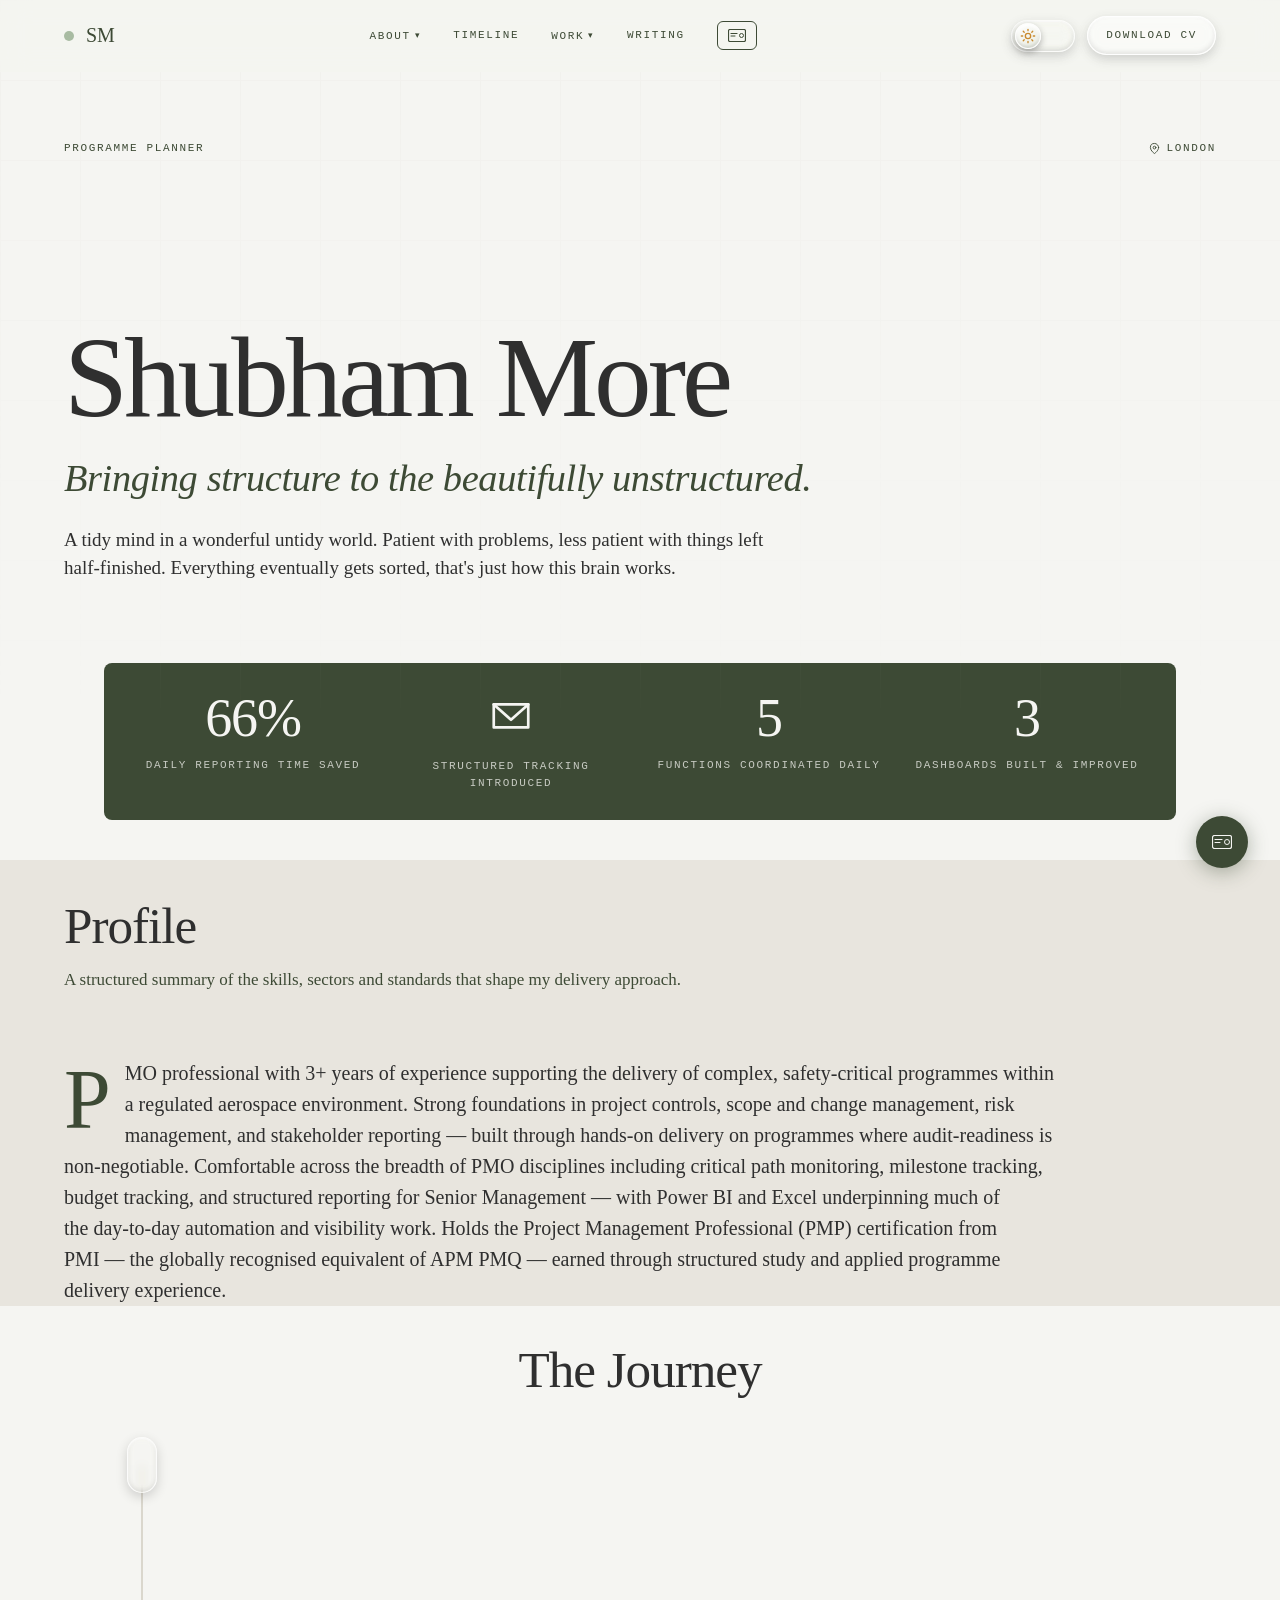
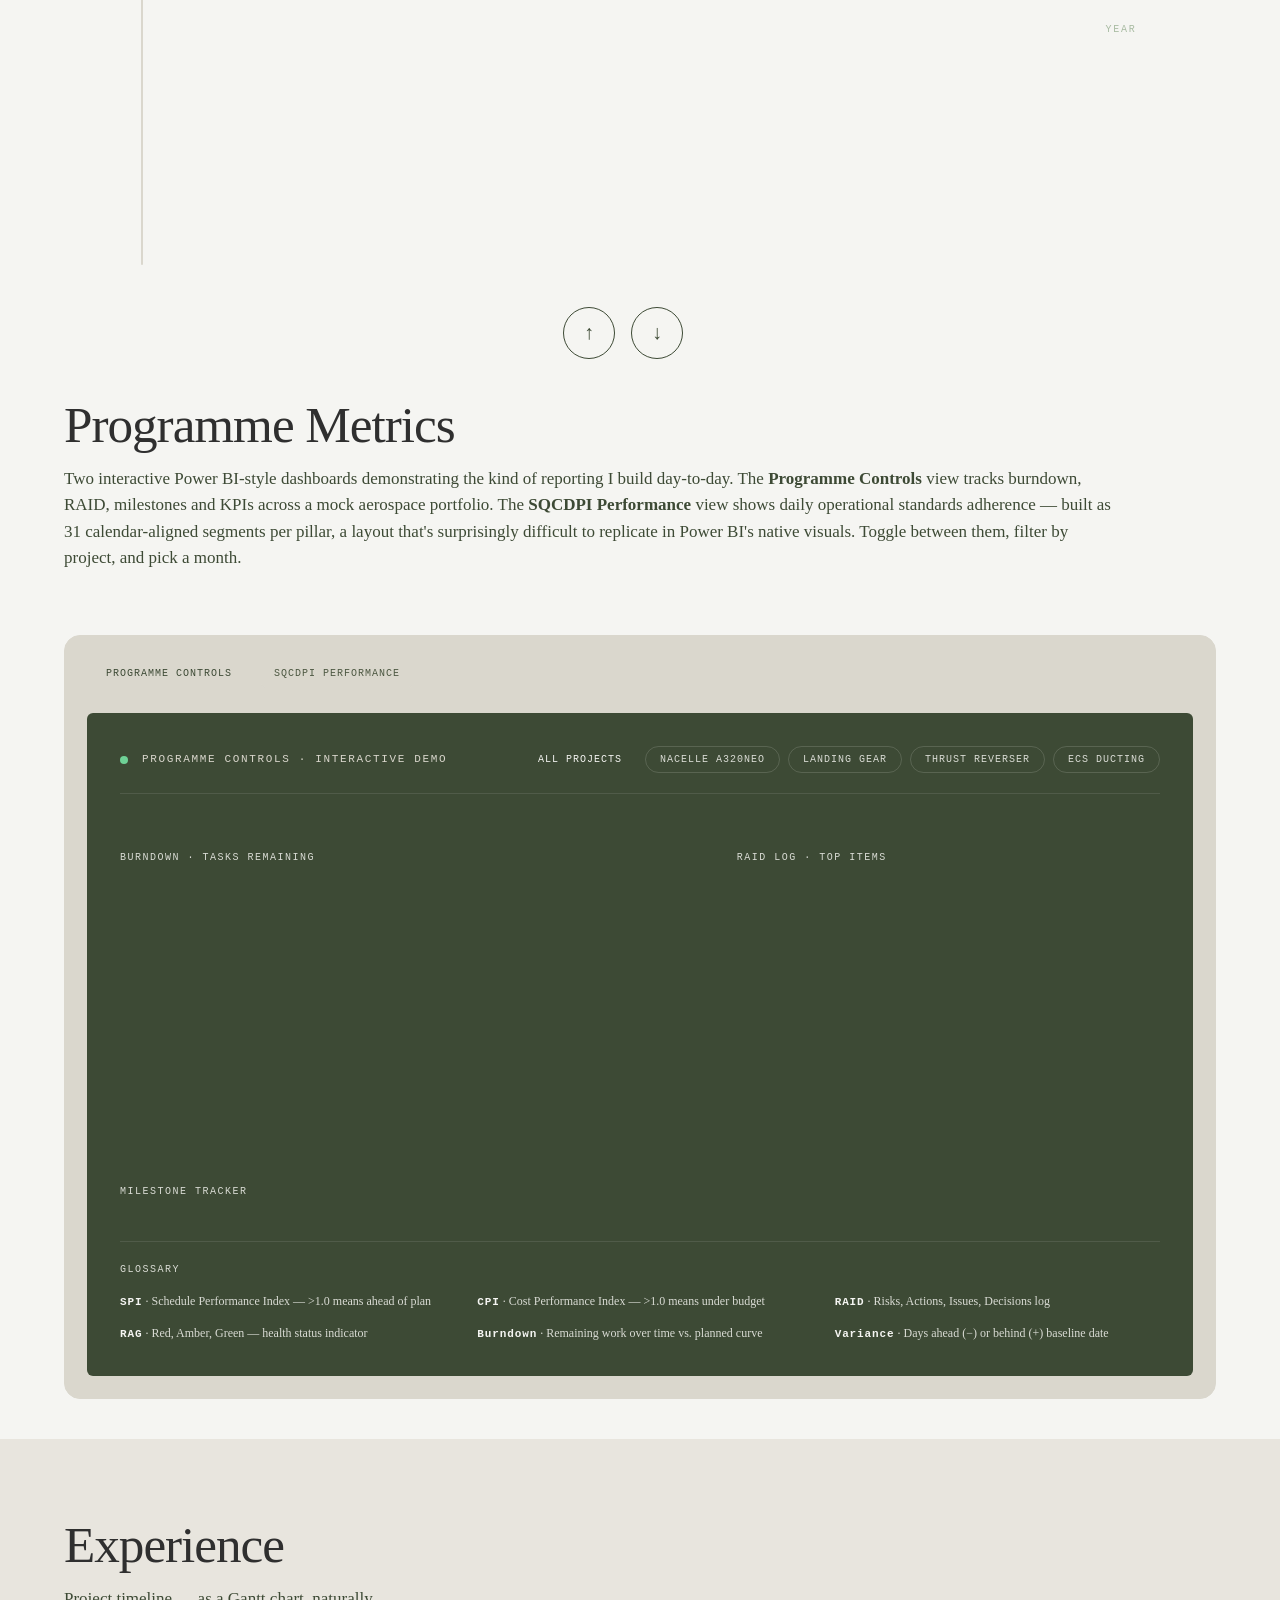
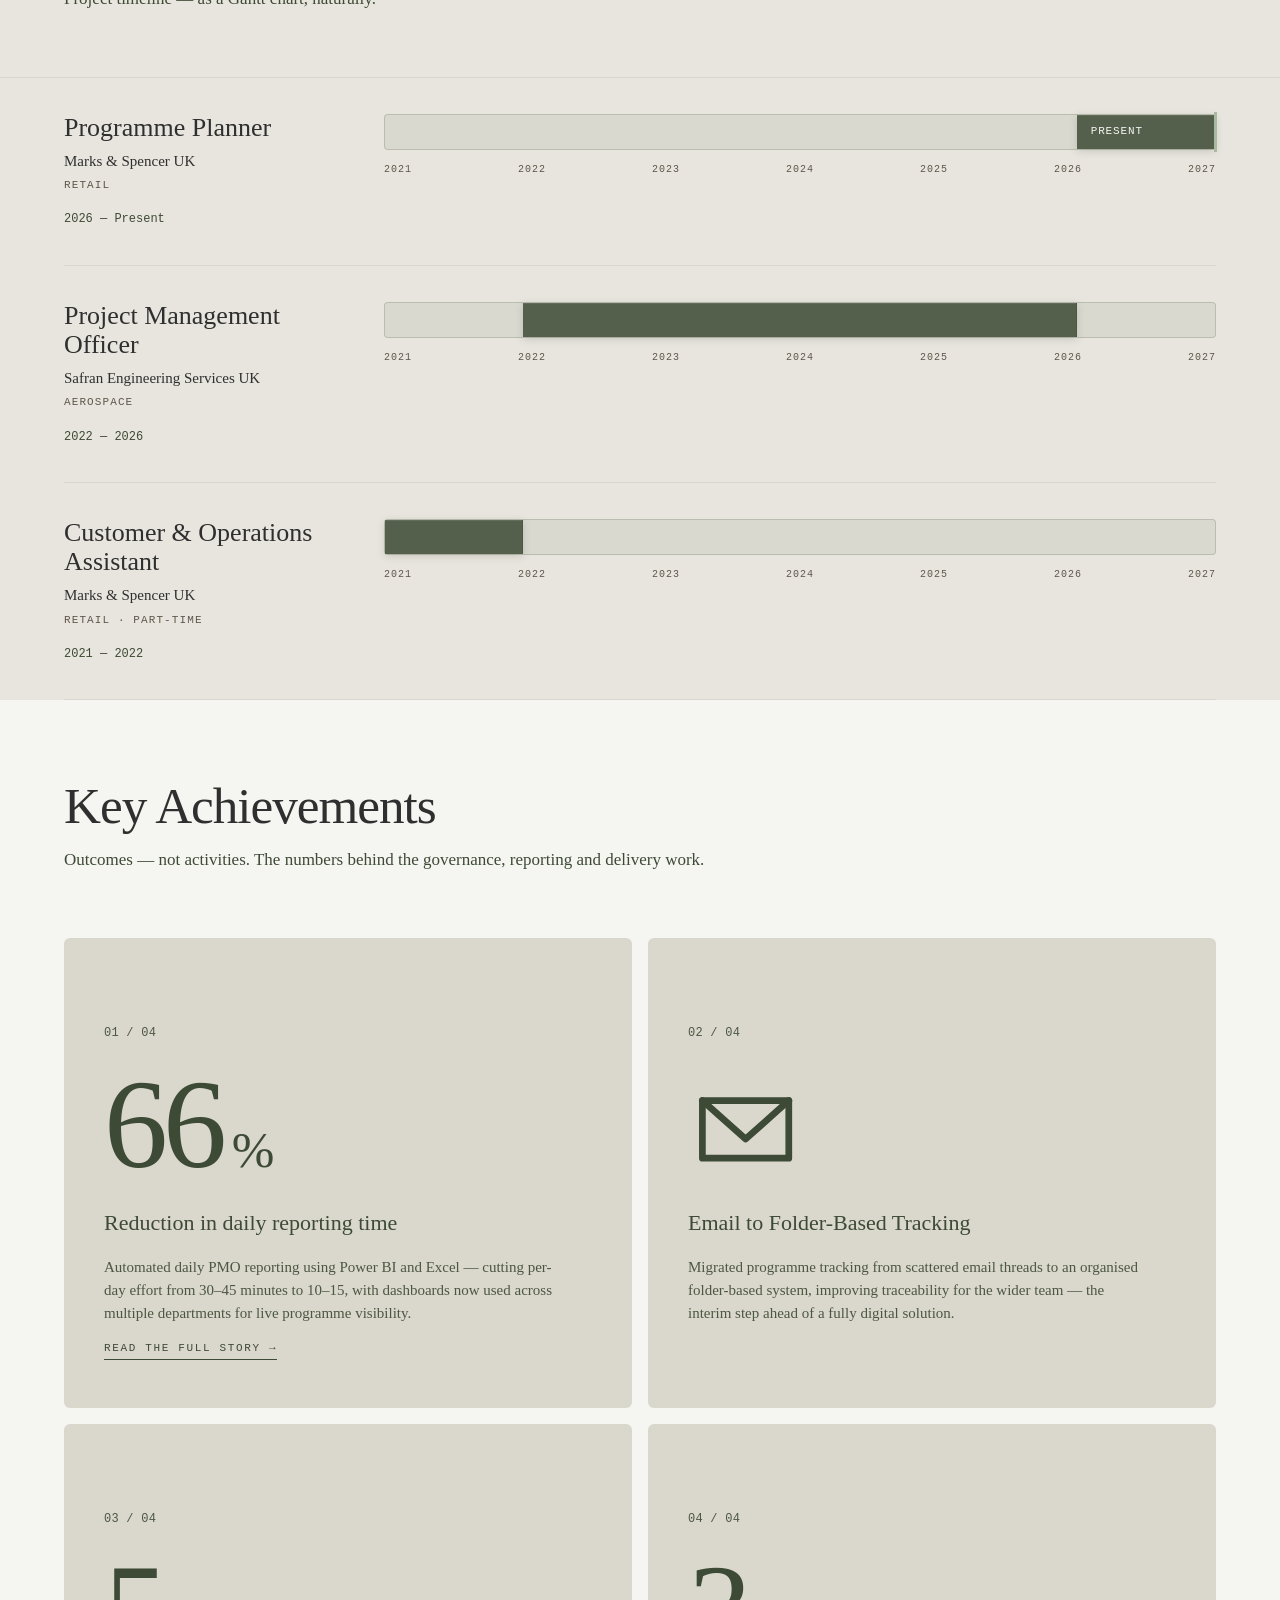
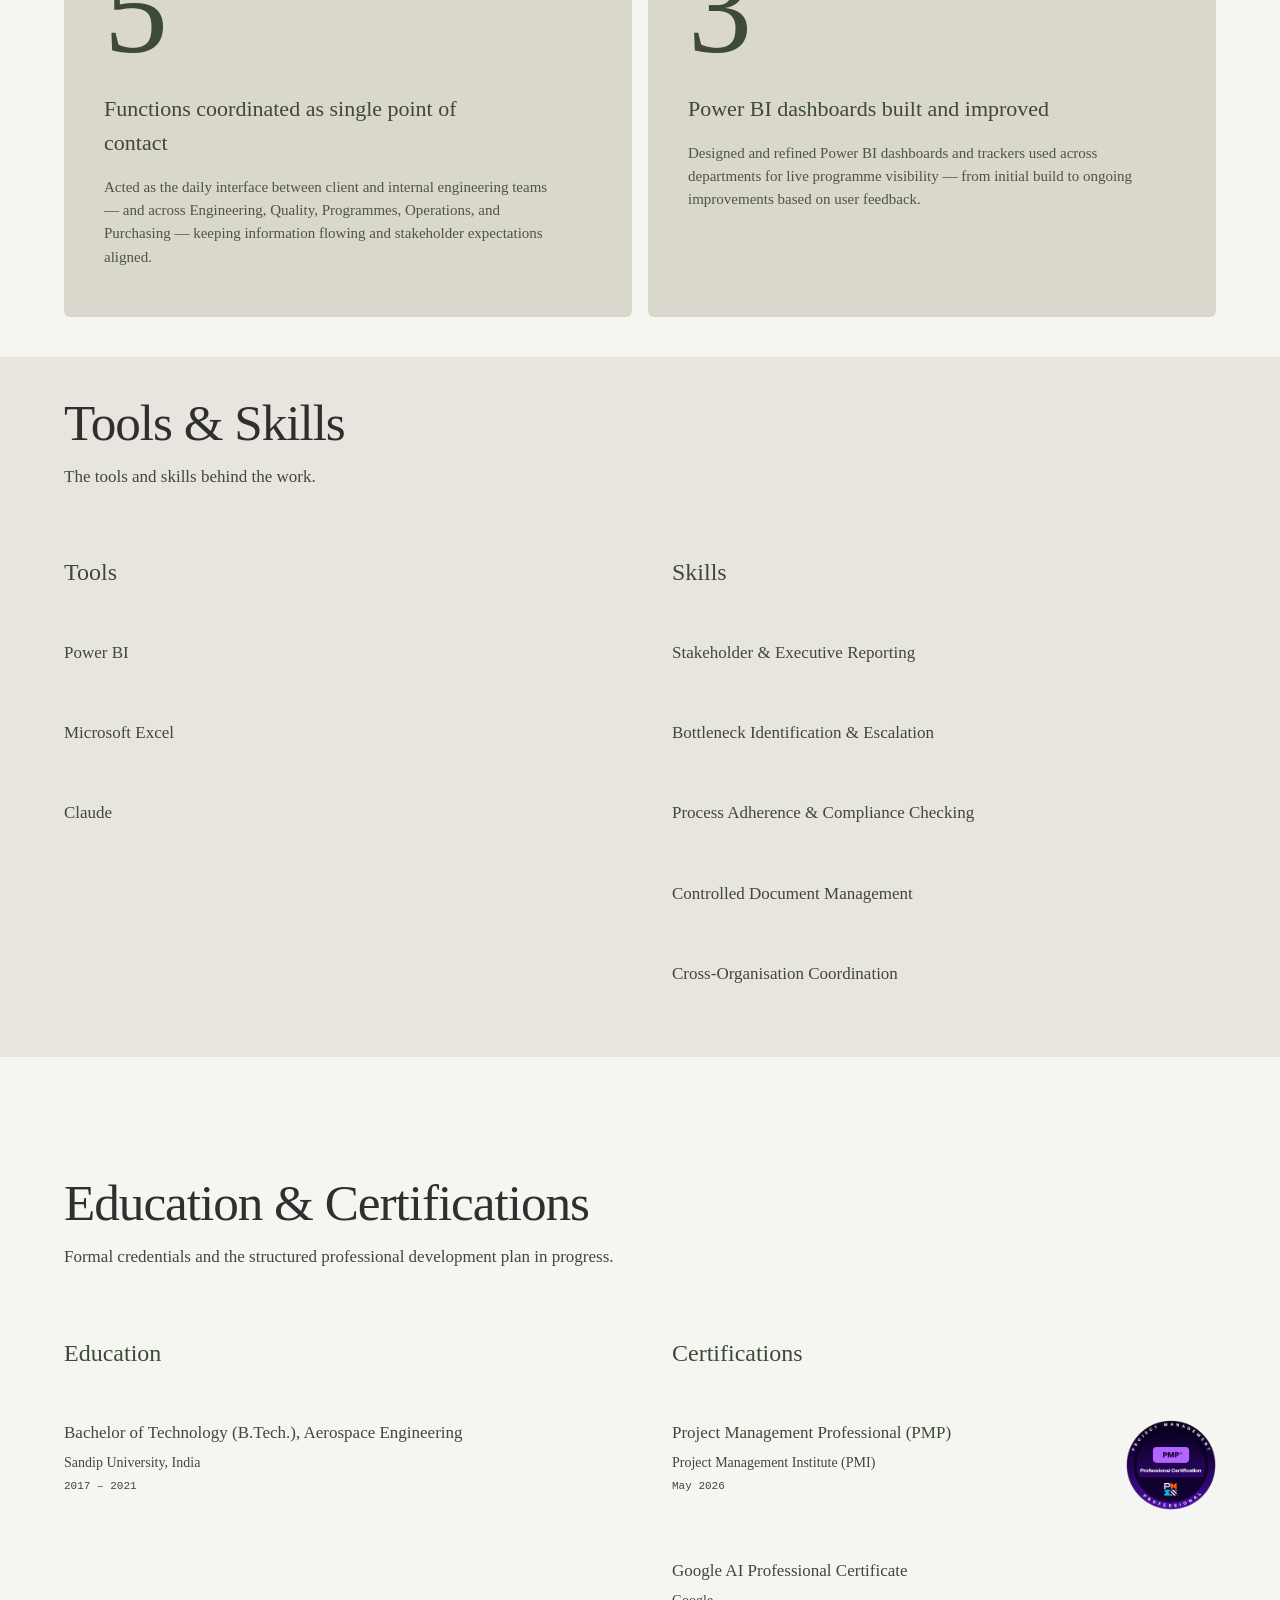
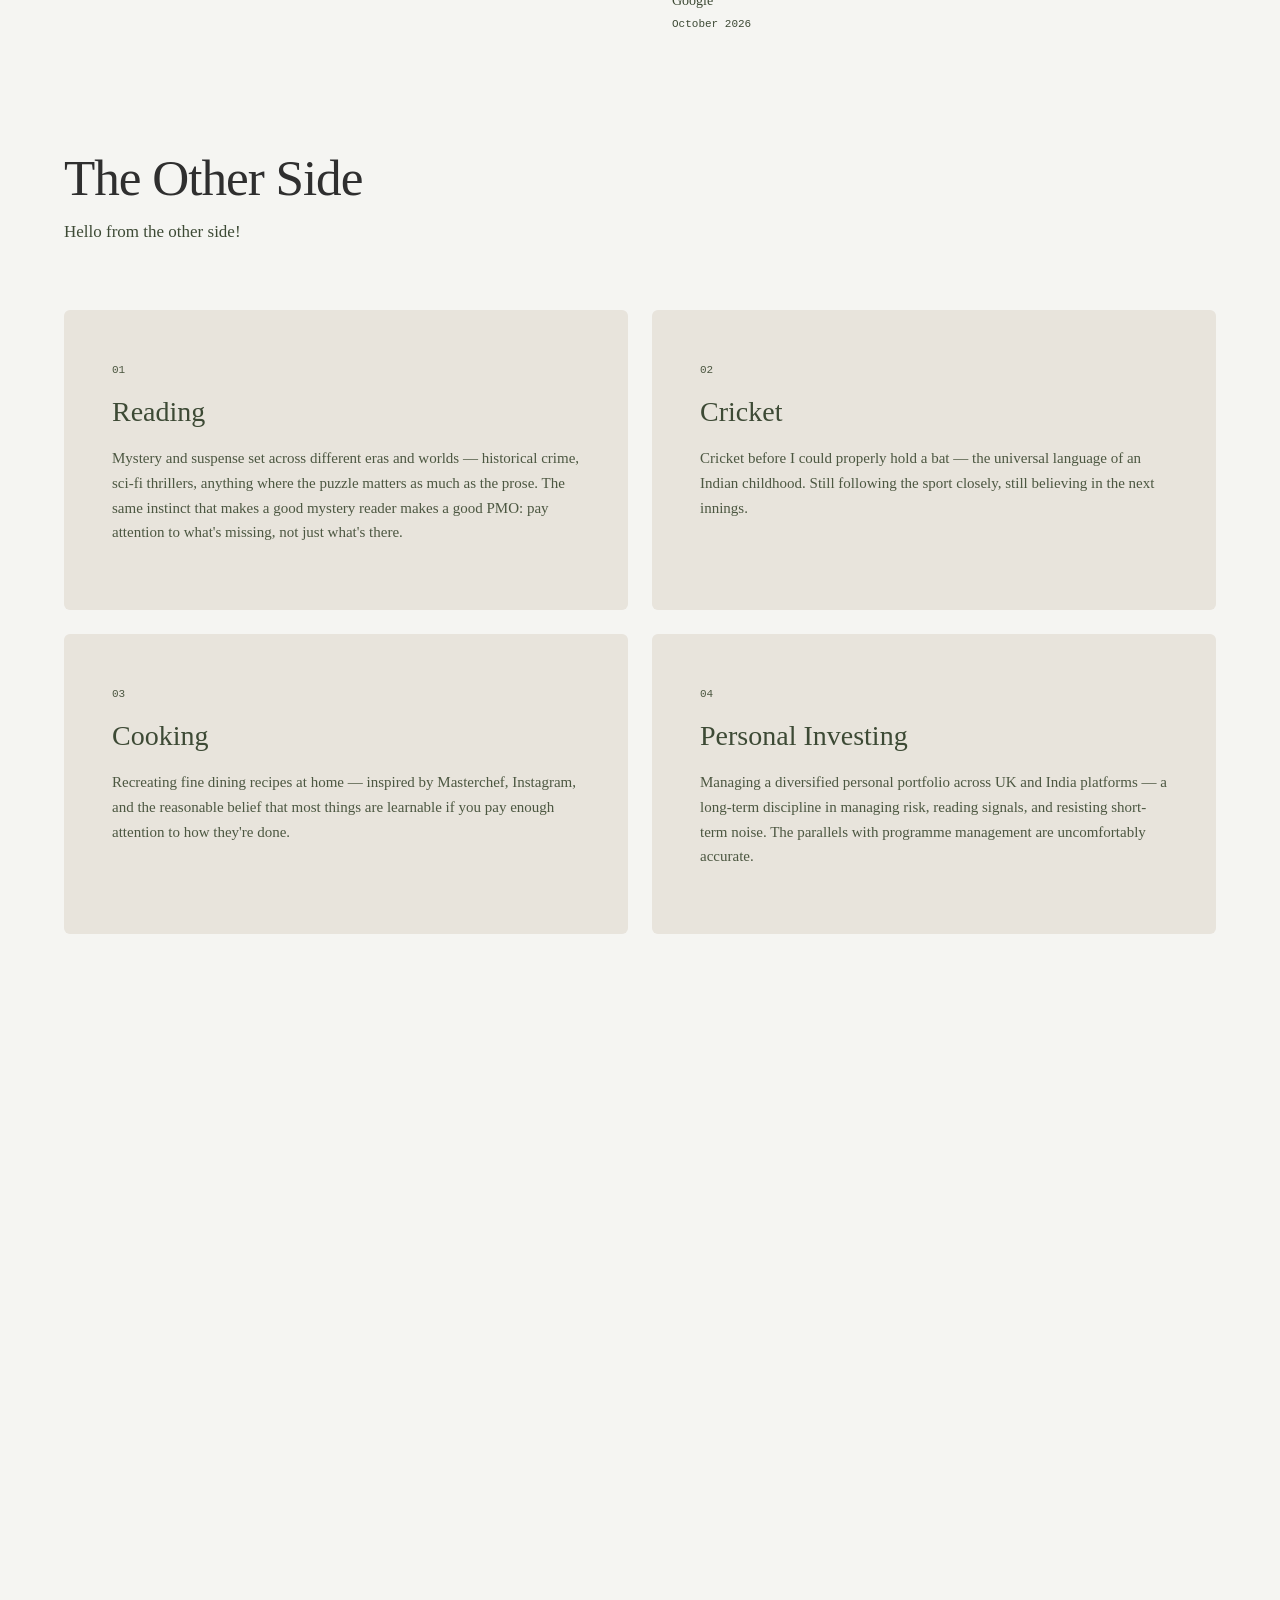
<file: index.html>
<!DOCTYPE html>
<html lang="en"><head><meta http-equiv="Content-Type" content="text/html; charset=UTF-8"><link rel="preconnect" href="https://fonts.googleapis.com"><link rel="preconnect" href="https://fonts.gstatic.com" crossorigin><link href="https://fonts.googleapis.com/css2?family=Fraunces:ital,opsz,wght@0,9..144,400;0,9..144,500;1,9..144,400&family=Literata:ital,opsz,wght@0,7..72,400;0,7..72,500;1,7..72,400&family=JetBrains+Mono:wght@400;500&display=swap" rel="stylesheet"><meta name="viewport" content="width=device-width, initial-scale=1.0">
<title>Shubham More — Project Management Officer · Programme Controls &amp; Governance</title>
<meta name="description" content="Shubham More — Project Management Officer with 3+ years building project controls discipline on safety-critical aerospace programmes. Portfolio of programme delivery, governance and reporting work.">
<link rel="canonical" href="https://shubhamdmore.netlify.app/">
<meta name="theme-color" content="#3D4A35">
<link rel="icon" href="/favicon.ico" sizes="any">
<link rel="icon" type="image/svg+xml" href="/favicon.svg">
<link rel="icon" type="image/png" sizes="32x32" href="/favicon-32x32.png">
<link rel="icon" type="image/png" sizes="16x16" href="/favicon-16x16.png">
<link rel="apple-touch-icon" href="/apple-touch-icon.png">
<link rel="manifest" href="/site.webmanifest">
<meta property="og:type" content="website">
<meta property="og:site_name" content="Shubham More">
<meta property="og:title" content="Shubham More — Project Management Officer · Programme Controls &amp; Governance">
<meta property="og:description" content="Project Management Officer with 3+ years building project controls discipline on safety-critical aerospace programmes. Portfolio of programme delivery, governance and reporting work.">
<meta property="og:url" content="https://shubhamdmore.netlify.app/">
<meta property="og:image" content="https://shubhamdmore.netlify.app/og-image.png">
<meta property="og:image:width" content="1200">
<meta property="og:image:height" content="630">
<meta property="og:image:alt" content="Shubham More — Bringing structure to the beautifully unstructured.">
<meta name="twitter:card" content="summary_large_image">
<meta name="twitter:title" content="Shubham More — Project Management Officer">
<meta name="twitter:description" content="Project controls, governance and reporting. Portfolio of programme delivery work.">
<meta name="twitter:image" content="https://shubhamdmore.netlify.app/og-image.png">
<link rel="preconnect" href="https://fonts.googleapis.com/">
<link rel="preconnect" href="https://fonts.gstatic.com/">
<script>/* Apply saved theme before first paint — prevents a flash. Default is light for every device (OS setting ignored). */
(function(){try{var t=localStorage.getItem('theme')==='dark'?'dark':'light';document.documentElement.setAttribute('data-theme',t);}catch(e){}})();</script>
<link rel="stylesheet" href="css/base-mobile.css">
<link rel="stylesheet" href="css/variables.css">
<link rel="stylesheet" href="css/base.css">
<link rel="stylesheet" href="css/nav.css">
<link rel="stylesheet" href="css/sections/hero.css">
<link rel="stylesheet" href="css/sections/profile.css">
<link rel="stylesheet" href="css/sections/dashboard.css">
<link rel="stylesheet" href="css/sections/experience.css">
<link rel="stylesheet" href="css/sections/achievements.css">
<link rel="stylesheet" href="css/sections/skills.css">
<link rel="stylesheet" href="css/sections/education.css">
<link rel="stylesheet" href="css/sections/interests.css">
<link rel="stylesheet" href="css/sections/contact.css">
<link rel="stylesheet" href="css/misc.css">
<link rel="stylesheet" href="css/sections/dashboard-sqcdpi.css">
<link rel="stylesheet" href="css/overrides.css">
<link rel="stylesheet" href="css/nav-dropdown.css">
<link rel="stylesheet" href="css/sections/timeline.css">
<link rel="stylesheet" href="css/sections/timeline-deck.css">
<link rel="stylesheet" href="css/components.css">
<link rel="stylesheet" href="css/theme-toggle.css">
</head>
<body>
<nav class="nav" id="nav">
  <div class="nav-inner">
    <a class="nav-logo" href="#top"><span class="dot"></span>SM</a>
    <div class="nav-links" id="navLinks">
      <!-- About dropdown -->
      <div class="nav-group">
        <button class="nav-group-btn" aria-expanded="false">About <span class="nav-chevron">▾</span></button>
        <div class="nav-dropdown">
          <a href="#profile" class="nav-drop-link">Profile</a>
          <a href="#education" class="nav-drop-link">Education &amp; Development</a>
          <a href="#interests" class="nav-drop-link">The Other Side</a>
        </div>
      </div>
      <a href="#timeline" class="nav-link-plain">Timeline</a>
      <!-- Work dropdown -->
      <div class="nav-group">
        <button class="nav-group-btn" aria-expanded="false">Work <span class="nav-chevron">▾</span></button>
        <div class="nav-dropdown">
          <a href="#dashboard" class="nav-drop-link">Metrics</a>
          <a href="#experience" class="nav-drop-link">Experience</a>
          <a href="#achievements" class="nav-drop-link">Achievements</a>
          <a href="#skills" class="nav-drop-link">Skills</a>
        </div>
      </div>
      <a href="articles.html" class="nav-link-plain">Writing</a>
      <!-- Business card icon -->
      <button class="nav-card-btn" id="navCardBtn" aria-label="View business card" title="View business card">
        <svg width="18" height="13" viewBox="0 0 18 13" fill="none" xmlns="http://www.w3.org/2000/svg">
          <rect x="0.5" y="0.5" width="17" height="12" rx="1.5" stroke="currentColor" stroke-width="1.2"/>
          <line x1="3" y1="4.5" x2="9" y2="4.5" stroke="currentColor" stroke-width="1.2" stroke-linecap="round"/>
          <line x1="3" y1="7" x2="7" y2="7" stroke="currentColor" stroke-width="1" stroke-linecap="round"/>
          <circle cx="13.5" cy="6.5" r="2" stroke="currentColor" stroke-width="1"/>
        </svg>
      </button>
      <!-- Mobile-only links -->
      <div class="mobile-nav-group">
        <div class="mobile-nav-label">About</div>
        <a href="#profile" class="nav-drop-link">Profile</a>
        <a href="#education" class="nav-drop-link">Education &amp; Development</a>
        <a href="#interests" class="nav-drop-link">The Other Side</a>
      </div>
      <a href="#timeline" class="mobile-nav-standalone">Timeline</a>
      <div class="mobile-nav-group">
        <div class="mobile-nav-label">Work</div>
        <a href="#dashboard" class="nav-drop-link">Metrics</a>
        <a href="#experience" class="nav-drop-link">Experience</a>
        <a href="#achievements" class="nav-drop-link">Achievements</a>
        <a href="#skills" class="nav-drop-link">Skills</a>
      </div>
      <a href="articles.html" class="mobile-nav-standalone">Writing</a>
      <a href="Shubham_More_CV.pdf" download class="mobile-cta">Download CV</a>
    </div>
    <div class="nav-right">
      <button class="theme-toggle" id="themeToggle" role="switch" aria-checked="false" aria-label="Switch to dark mode" title="Toggle dark mode" type="button">
        <span class="tt-track">
          <span class="tt-knob">
            <svg class="tt-icon tt-sun" viewBox="0 0 24 24" fill="none" stroke="currentColor" stroke-width="2" stroke-linecap="round" stroke-linejoin="round" aria-hidden="true"><circle cx="12" cy="12" r="4"/><path d="M12 2v2M12 20v2M4.9 4.9l1.4 1.4M17.7 17.7l1.4 1.4M2 12h2M20 12h2M4.9 19.1l1.4-1.4M17.7 6.3l1.4-1.4"/></svg>
            <svg class="tt-icon tt-moon" viewBox="0 0 24 24" fill="none" stroke="currentColor" stroke-width="2" stroke-linecap="round" stroke-linejoin="round" aria-hidden="true"><path d="M21 12.8A9 9 0 1 1 11.2 3a7 7 0 0 0 9.8 9.8z"/></svg>
          </span>
        </span>
      </button>
      <a class="nav-cta nav-cta-desktop" href="Shubham_More_CV.pdf" download style="text-decoration:none;">Download CV</a>
      <button class="nav-burger" id="navBurger" aria-label="Toggle navigation menu" type="button"><span></span><span></span><span></span></button>
    </div>
  </div>
</nav>
<a id="top"></a>
<main id="main">
<section class="hero" id="hero" data-screen-label="Hero"><div class="hero-grid"></div><div class="hero-top"><div class="meta"><span>Programme Planner</span></div><div class="hero-loc"><svg width="11" height="13" viewBox="0 0 24 24" fill="none" stroke="currentColor" stroke-width="2" stroke-linecap="round" stroke-linejoin="round" aria-hidden="true"><path d="M21 10c0 7-9 13-9 13s-9-6-9-13a9 9 0 0 1 18 0z"/><circle cx="12" cy="10" r="3"/></svg><span>London</span></div></div><div class="hero-main reveal in in-view"><div><h1 class="hero-name">Shubham More</h1><p class="hero-lead">Bringing structure to the beautifully unstructured.</p><p class="hero-tagline">A tidy mind in a wonderful untidy world. Patient with problems, less patient with things left half-finished. Everything eventually gets sorted, that's just how this brain works.</p></div></div><div class="hero-foot"><div class="kpi-cell"><div class="kpi-num in in-view counted" data-target="66" data-suffix="%">66%</div><div class="kpi-label">Daily reporting time saved</div></div><div class="kpi-cell"><div class="kpi-num"><span class="morph-icon"><svg viewBox="0 0 24 24" fill="none" aria-hidden="true"><path class="morph-path" d="M3,7 L3,19 L21,19 L21,7 L12,7 L9,7 L4,7 Z"></path><path class="morph-flap" d="M3,7 L12,15 L21,7"></path></svg></span></div><div class="kpi-label">Structured tracking introduced</div></div><div class="kpi-cell"><div class="kpi-num in in-view counted" data-target="5" data-suffix="">5</div><div class="kpi-label">Functions coordinated daily</div></div><div class="kpi-cell"><div class="kpi-num in in-view counted" data-target="3" data-suffix="">3</div><div class="kpi-label">Dashboards built &amp; improved</div></div></div></section>
<section id="profile" class="section-alt" data-screen-label="01 Profile"><div class="container"><div class="section-head reveal in in-view"><div class="idx">01 / 08</div><div><div class="eyebrow">Profile</div><h2>Profile</h2><p class="lead" style="max-width: 1000px;">A structured summary of the skills, sectors and standards that shape my delivery approach.</p></div></div></div><div class="container profile-body"><div class="reveal in in-view"><p class="drop">PMO professional with 3+ years of experience supporting the delivery of complex, safety-critical programmes within a regulated aerospace environment. Strong foundations in project controls, scope and change management, risk management, and stakeholder reporting — built through hands-on delivery on programmes where audit-readiness is non-negotiable. Comfortable across the breadth of PMO disciplines including critical path monitoring, milestone tracking, budget tracking, and structured reporting for Senior Management — with Power BI and Excel underpinning much of the day-to-day automation and visibility work. Holds the Project Management Professional (PMP) certification from PMI — the globally recognised equivalent of APM PMQ — earned through structured study and applied programme delivery experience.</p></div></div></section>
<section id="timeline" class="cf-track" data-screen-label="Timeline">
  <div class="jd">
    <div class="jd-title">The Journey</div>
    <div class="jd-stage">
      <div class="jd-scrub" id="jdScrub"><div class="jd-scrub-line"></div><div class="jd-scrub-fill" id="jdFill"></div><div class="jd-handle" id="jdHandle"></div></div>
      <div class="jd-deckwrap"><div class="jd-deck" id="jdDeck"></div></div>
      <div class="jd-year"><div class="jd-year-label">Year</div><div class="jd-year-win"><div class="jd-year-roll" id="jdYearRoll"></div></div></div>
      <div class="jd-arrows"><button class="jd-arrow" id="jdPrev" aria-label="Previous milestone" type="button">↑</button><button class="jd-arrow" id="jdNext" aria-label="Next milestone" type="button">↓</button></div>
    </div>
  </div>
  <div class="cf-sticky">
    <div class="cf-title">The Journey</div>
    <div class="cf-yearabove"><div class="cf-yearroll" id="cfYearRoll"></div></div>
    <div class="cf-stage" id="cfStage"></div>
    <div class="cf-scrub" id="cfScrub">
      <div class="cf-scrub-line"></div>
      <div class="cf-scrub-fill" id="cfFill"></div>
      <div class="cf-handle" id="cfHandle"></div>
    </div>
    <div class="cf-detail" id="cfDetail"></div>
  </div>
</section>
<section id="dashboard" class="dashboard" data-screen-label="02 Dashboard"><div class="container"><div class="section-head reveal in in-view"><div class="idx">03 / 08</div><div><div class="eyebrow">Programme Metrics</div><h2>Programme Metrics</h2><p class="lead" style="max-width: 1050px;">Two interactive Power BI-style dashboards demonstrating the kind of reporting I build day-to-day. The <b style="color:var(--brand);">Programme Controls</b> view tracks burndown, RAID, milestones and KPIs across a mock aerospace portfolio. The <b style="color:var(--brand);">SQCDPI Performance</b> view shows daily operational standards adherence — built as 31 calendar-aligned segments per pillar, a layout that's surprisingly difficult to replicate in Power BI's native visuals. Toggle between them, filter by project, and pick a month.</p></div></div></div><div class="container">
<div class="dash-frame">
<div class="dash-switcher" id="dashSwitcher">
  <button class="dash-switch-btn active" data-view="permits">Programme Controls</button>
  <button class="dash-switch-btn" data-view="sqcdpi">SQCDPI Performance</button>
</div>
<div class="dash-panel reveal in in-view" id="permitsPanel"><div class="dash-bar"><div class="dash-bar-left"><span class="live-dot"></span><span>Programme Controls · interactive demo</span></div><div class="dash-tabs" id="proj-tabs"><button class="dash-tab active" data-proj="all">All Projects</button><button class="dash-tab" data-proj="Nacelle">Nacelle A320neo</button><button class="dash-tab" data-proj="Landing Gear">Landing Gear</button><button class="dash-tab" data-proj="Thrust Reverser">Thrust Reverser</button><button class="dash-tab" data-proj="ECS Ducting">ECS Ducting</button></div></div><div id="dash-kpis" style="display:grid;grid-template-columns:repeat(6,1fr);gap:12px;margin-bottom:28px;"></div><div style="display:grid;grid-template-columns:1.4fr 1fr;gap:24px;margin-bottom:24px;" class="dash-grid-responsive"><div><p style="font-family:var(--f-mono);font-size:10px;letter-spacing:0.15em;text-transform:uppercase;color:rgba(244,245,240,0.85);margin-bottom:14px;">Burndown · Tasks Remaining</p><div id="burnChartWrap" style="position:relative;width:100%;height:280px;"></div></div><div><p style="font-family:var(--f-mono);font-size:10px;letter-spacing:0.15em;text-transform:uppercase;color:rgba(244,245,240,0.85);margin-bottom:14px;">RAID Log · Top Items</p><table style="width:100%;border-collapse:collapse;font-size:12px;"><thead id="raid-head"></thead><tbody id="raid-body"></tbody></table></div></div><div><p style="font-family:var(--f-mono);font-size:10px;letter-spacing:0.15em;text-transform:uppercase;color:rgba(244,245,240,0.85);margin-bottom:14px;">Milestone Tracker</p><table style="width:100%;border-collapse:collapse;font-size:12px;"><thead id="ms-head"></thead><tbody id="ms-body"></tbody></table></div><div style="margin-top:28px;padding-top:20px;border-top:1px solid rgba(244,245,240,0.1);"><p style="font-family:var(--f-mono);font-size:10px;letter-spacing:0.15em;text-transform:uppercase;color:rgba(244,245,240,0.85);margin-bottom:14px;">Glossary</p><div style="display:grid;grid-template-columns:repeat(auto-fit,minmax(260px,1fr));gap:14px 32px;font-size:12px;color:rgba(244,245,240,0.85);line-height:1.5;"><div><b style="color:var(--on-deep);font-family:var(--f-mono);font-size:11px;letter-spacing:0.08em;">SPI</b> · Schedule Performance Index — &gt;1.0 means ahead of plan</div><div><b style="color:var(--on-deep);font-family:var(--f-mono);font-size:11px;letter-spacing:0.08em;">CPI</b> · Cost Performance Index — &gt;1.0 means under budget</div><div><b style="color:var(--on-deep);font-family:var(--f-mono);font-size:11px;letter-spacing:0.08em;">RAID</b> · Risks, Actions, Issues, Decisions log</div><div><b style="color:var(--on-deep);font-family:var(--f-mono);font-size:11px;letter-spacing:0.08em;">RAG</b> · Red, Amber, Green — health status indicator</div><div><b style="color:var(--on-deep);font-family:var(--f-mono);font-size:11px;letter-spacing:0.08em;">Burndown</b> · Remaining work over time vs. planned curve</div><div><b style="color:var(--on-deep);font-family:var(--f-mono);font-size:11px;letter-spacing:0.08em;">Variance</b> · Days ahead (−) or behind (+) baseline date</div></div></div></div>
<div class="dash-panel reveal in in-view" id="sqcdpiPanel" style="display:none;">
  <div class="dash-bar">
    <div class="dash-bar-left">
      <span class="live-dot"></span>
      <span>SQCDPI · Daily Standards Adherence</span>
    </div>
    <div class="dash-tabs" id="sqcdpi-month-tabs">
      <button class="dash-tab" data-month="mar">March 2026</button>
      <button class="dash-tab" data-month="apr">April 2026</button>
      <button class="dash-tab active" data-month="may">May 2026</button>
    </div>
  </div>
  <div id="sqcdpi-grid" style="display:grid;grid-template-columns:repeat(6,1fr);gap:12px;"></div>
<div class="sq-actions-section">
  <div class="sq-actions-label">Actions · Not OK days this month</div>
  <div id="sqcdpi-actions-wrap"></div>
</div>
  <div style="margin-top:28px;padding-top:20px;border-top:1px solid rgba(244,245,240,0.1);">
    <p style="font-family:var(--f-mono);font-size:10px;letter-spacing:0.15em;text-transform:uppercase;color:rgba(244,245,240,0.85);margin-bottom:14px;">Glossary</p>
    <div style="display:grid;grid-template-columns:repeat(auto-fit,minmax(260px,1fr));gap:14px 32px;font-size:12px;color:rgba(244,245,240,0.85);line-height:1.5;">
      <div><b style="color:var(--on-deep);font-family:var(--f-mono);font-size:11px;letter-spacing:0.08em;">SQCDPI</b> · Safety, Quality, Cost, Delivery, People, Innovation — daily operational standards framework</div>
      <div><b style="color:var(--on-deep);font-family:var(--f-mono);font-size:11px;letter-spacing:0.08em;">OK</b> · Daily standard met — green segment</div>
      <div><b style="color:var(--on-deep);font-family:var(--f-mono);font-size:11px;letter-spacing:0.08em;">Not OK</b> · Standard missed — red segment, triggers root-cause and actions</div>
      <div><b style="color:var(--on-deep);font-family:var(--f-mono);font-size:11px;letter-spacing:0.08em;">Segment</b> · One ring slice = one day of the month</div>
    </div>
  </div>
</div>
</div>
</div></section>
<section id="experience" class="section-alt" style="padding-top: 80px; margin-top: 40px;" data-screen-label="03 Experience"><div class="container"><div class="section-head reveal in in-view"><div class="idx">04 / 08</div><div><div class="eyebrow">Experience</div><h2>Experience</h2><p class="lead">Project timeline — as a Gantt chart, naturally.</p></div></div></div><div class="container gantt"><div class="gantt-row reveal in in-view"><div class="gantt-meta"><h3 class="role">Programme Planner</h3><div class="co">Marks &amp; Spencer UK</div><div class="sector">Retail</div><div class="dates">2026 — Present</div></div><div class="gantt-viz"><div class="gantt-timeline in in-view"><div class="bar current" style="left:83.333333%; width:16.666667%">Present</div></div><div class="gantt-axis"><span>2021</span><span>2022</span><span>2023</span><span>2024</span><span>2025</span><span>2026</span><span>2027</span></div></div></div><div class="gantt-row reveal in in-view"><div class="gantt-meta"><h3 class="role">Project Management Officer</h3><div class="co">Safran Engineering Services UK</div><div class="sector">Aerospace</div><div class="dates">2022 — 2026</div></div><div class="gantt-viz"><div class="gantt-timeline in in-view"><div class="bar" style="left:16.666667%; width:66.666667%"></div></div><div class="gantt-axis"><span>2021</span><span>2022</span><span>2023</span><span>2024</span><span>2025</span><span>2026</span><span>2027</span></div></div></div><div class="gantt-row reveal in in-view"><div class="gantt-meta"><h3 class="role">Customer &amp; Operations Assistant</h3><div class="co">Marks &amp; Spencer UK</div><div class="sector">Retail · Part-Time</div><div class="dates">2021 — 2022</div></div><div class="gantt-viz"><div class="gantt-timeline in in-view"><div class="bar" style="left:0%; width:16.666667%"></div></div><div class="gantt-axis"><span>2021</span><span>2022</span><span>2023</span><span>2024</span><span>2025</span><span>2026</span><span>2027</span></div></div></div></div></section>
<section id="achievements" style="padding-top: 80px;" data-screen-label="04 Achievements"><div class="container"><div class="section-head reveal in in-view"><div class="idx">05 / 08</div><div><div class="eyebrow">Key Achievements</div><h2>Key Achievements</h2><p class="lead" style="max-width: 100%;">Outcomes — not activities. The numbers behind the governance, reporting and delivery work.</p></div></div></div><div class="container"><div class="ach-grid"><div class="ach-card reveal in in-view" ><div><div class="mono">01 / 04</div><div class="num-row" style="margin-top: 24px"><span class="num counted in in-view" data-target="66" data-suffix="">66</span><span class="suffix">%</span></div></div><div><h3 class="ach-headline">Reduction in daily reporting time</h3><p class="ach-detail">Automated daily PMO reporting using Power BI and Excel — cutting per-day effort from 30–45 minutes to 10–15, with dashboards now used across multiple departments for live programme visibility.</p><a href="article-see-it.html" style="font-family:var(--f-mono);font-size:11px;letter-spacing:0.15em;text-transform:uppercase;color:var(--brand);margin-top:14px;display:inline-flex;align-items:center;gap:6px;border-bottom:1px solid var(--brand);padding-bottom:2px;">Read the full story →</a></div></div><div class="ach-card reveal in in-view" ><div><div class="mono">02 / 04</div><div class="num-row" style="margin-top: 24px"><span class="morph-icon"><svg viewBox="0 0 24 24" fill="none" aria-hidden="true"><path class="morph-path" d="M3,7 L3,19 L21,19 L21,7 L12,7 L9,7 L4,7 Z"></path><path class="morph-flap" d="M3,7 L12,15 L21,7"></path></svg></span></div></div><div><h3 class="ach-headline">Email to Folder-Based Tracking</h3><p class="ach-detail">Migrated programme tracking from scattered email threads to an organised folder-based system, improving traceability for the wider team — the interim step ahead of a fully digital solution.</p></div></div><div class="ach-card reveal in in-view" ><div><div class="mono">03 / 04</div><div class="num-row" style="margin-top: 24px"><span class="num counted in in-view" data-target="5" data-suffix="">5</span></div></div><div><h3 class="ach-headline">Functions coordinated as single point of contact</h3><p class="ach-detail">Acted as the daily interface between client and internal engineering teams — and across Engineering, Quality, Programmes, Operations, and Purchasing — keeping information flowing and stakeholder expectations aligned.</p></div></div><div class="ach-card reveal in in-view" style="background:var(--paper-warm);"><div><div class="mono">04 / 04</div><div class="num-row" style="margin-top: 24px"><span class="num counted in in-view" data-target="3" data-suffix="">3</span></div></div><div><h3 class="ach-headline">Power BI dashboards built and improved</h3><p class="ach-detail">Designed and refined Power BI dashboards and trackers used across departments for live programme visibility — from initial build to ongoing improvements based on user feedback.</p></div></div></div></div></section>
<section id="skills" class="section-alt" style="padding-top: 40px; margin-top: 40px; padding-bottom: 40px; margin-bottom: 40px;" data-screen-label="05 Skills"><div class="container"><div class="section-head reveal in in-view"><div class="idx">06 / 08</div><div><div class="eyebrow">Tools &amp; Skills</div><h2>Tools &amp; Skills</h2><p class="lead">The tools and skills behind the work.</p></div></div></div><div class="container edu-grid"><div class="edu-col reveal in in-view"><h3>Tools</h3><div class="edu-item"><div><div class="title">Power BI</div></div></div><div class="edu-item"><div><div class="title">Microsoft Excel</div></div></div><div class="edu-item"><div><div class="title">Claude</div></div></div></div><div class="edu-col reveal in in-view"><h3>Skills</h3><div class="edu-item"><div><div class="title">Stakeholder &amp; Executive Reporting</div></div></div><div class="edu-item"><div><div class="title">Bottleneck Identification &amp; Escalation</div></div></div><div class="edu-item"><div><div class="title">Process Adherence &amp; Compliance Checking</div></div></div><div class="edu-item"><div><div class="title">Controlled Document Management</div></div></div><div class="edu-item"><div><div class="title">Cross-Organisation Coordination</div></div></div></div></div></section>
<section id="education" style="padding-top: 80px;" data-screen-label="06 Education"><div class="container"><div class="section-head reveal in in-view"><div class="idx">07 / 08</div><div><div class="eyebrow">Education &amp; Certifications</div><h2>Education &amp; Certifications</h2><p class="lead">Formal credentials and the structured professional development plan in progress.</p></div></div></div><div class="container edu-grid"><div class="edu-col reveal in in-view"><h3>Education</h3><div class="edu-item"><div><div class="title">Bachelor of Technology (B.Tech.), Aerospace Engineering</div><div class="issuer">Sandip University, India</div><div class="dtl">2017 – 2021</div></div></div></div><div class="edu-col reveal in in-view"><h3>Certifications</h3><div class="edu-item"><div><div class="title">Project Management Professional (PMP)</div><div class="issuer">Project Management Institute (PMI)</div><div class="dtl">May 2026</div></div><a href="https://www.credly.com/badges/8ac6c21e-2fab-4c3b-8289-e164701af70c/public_url" target="_blank" rel="noopener" title="Verify on Credly" aria-label="Verify PMP badge on Credly"><img src="pmp-badge.png" alt="PMP Certified — PMI" style="width:90px;height:90px;border-radius:50%;object-fit:cover;display:block;cursor:pointer;"></a></div><div class="edu-item"><div><div class="title">Google AI Professional Certificate</div><div class="issuer">Google</div><div class="dtl">October 2026</div></div><a href="https://www.credly.com/badges/9cc5114b-6c64-4887-b059-b8ce2a809efb/public_url" target="_blank" rel="noopener" title="Verify on Credly" aria-label="Verify Google AI Professional Certificate on Credly"><img src="google-ai-professional-certificate.png" alt="Google AI Professional Certificate badge" width="90" height="90" style="width:90px;height:90px;object-fit:contain;display:block;cursor:pointer;"></a></div></div></div></div></section>
<section id="interests" style="padding-top: 80px; padding-bottom: 80px; background: var(--paper);" data-screen-label="The Other Side"><div class="container"><div class="section-head reveal in in-view"><div class="idx">08 / 08</div><div><div class="eyebrow">The Other Side</div><h2>The Other Side</h2><p class="lead">Hello from the other side!</p></div></div></div><div class="container"><div class="int-list"><div class="int-item"><div class="int-idx">01</div><div><div class="int-label">Reading</div><div class="int-detail">Mystery and suspense set across different eras and worlds — historical crime, sci-fi thrillers, anything where the puzzle matters as much as the prose. The same instinct that makes a good mystery reader makes a good PMO: pay attention to what's missing, not just what's there.</div></div></div><div class="int-item"><div class="int-idx">02</div><div><div class="int-label">Cricket</div><div class="int-detail">Cricket before I could properly hold a bat — the universal language of an Indian childhood. Still following the sport closely, still believing in the next innings.</div></div></div><div class="int-item"><div class="int-idx">03</div><div><div class="int-label">Cooking</div><div class="int-detail">Recreating fine dining recipes at home — inspired by Masterchef, Instagram, and the reasonable belief that most things are learnable if you pay enough attention to how they're done.</div></div></div><div class="int-item"><div class="int-idx">04</div><div><div class="int-label">Personal Investing</div><div class="int-detail">Managing a diversified personal portfolio across UK and India platforms — a long-term discipline in managing risk, reading signals, and resisting short-term noise. The parallels with programme management are uncomfortably accurate.</div></div></div></div></div></section>

</main>
<footer class="site-footer" aria-label="Contact and business card">
<!-- Business Card -->
<div style="height: 0; background: var(--paper-warm);"></div>
<div class="bc-overlay" id="bcOverlay"></div>
<div class="bc-wrap" id="bcWrap">
  <button class="bc-close" id="bcClose">✕</button>
  <div class="bc-scene">
    <div class="bc-card" id="bcCard">
      <div class="bc-face bc-front">
        <div>
          <div class="bc-name">Shubham More</div>
          <div class="bc-role">Project Management Officer</div>
          <div class="bc-spec">Programme Controls &amp; Governance</div>
          <div class="bc-divider"></div>
          <div class="bc-tagline">"Risk identified: Not Hiring Me."</div>
        </div>
        <div class="bc-flip-hint">Tap to flip →</div>
      </div>
      <div class="bc-face bc-back">
        <div class="bc-back-name">Shubham More</div>
        <div class="bc-divider" style="background:rgba(245,245,242,0.3);"></div>
        <div class="bc-back-links">
          <a class="bc-back-icon" data-eu="shubhamdeepakmore" data-ed="gmail.com" href="#" title="Email" aria-label="Email Shubham More">
            <svg width="28" height="28" viewBox="0 0 24 24" fill="none" stroke="currentColor" stroke-width="1.5" stroke-linecap="round" stroke-linejoin="round"><rect x="2" y="4" width="20" height="16" rx="2"/><polyline points="2,4 12,13 22,4"/></svg>
          </a>
          <a href="https://linkedin.com/in/shubhamdeepakmore" target="_blank" class="bc-back-icon" title="LinkedIn">
            <svg width="28" height="28" viewBox="0 0 24 24" fill="none" stroke="currentColor" stroke-width="1.5" stroke-linecap="round" stroke-linejoin="round"><rect x="2" y="2" width="20" height="20" rx="4"/><line x1="8" y1="11" x2="8" y2="16"/><line x1="8" y1="8" x2="8" y2="8.01"/><line x1="12" y1="16" x2="12" y2="11"/><path d="M16 16v-3a2 2 0 0 0-4 0"/></svg>
          </a>
        </div>
      </div>
    </div>
  </div>
</div>

<button class="bc-float" id="bcFloat" aria-label="View business card">
  <svg width="20" height="14" viewBox="0 0 20 14" fill="none">
    <rect x="0.5" y="0.5" width="19" height="13" rx="2" stroke="currentColor" stroke-width="1.2"/>
    <line x1="3" y1="4.5" x2="10" y2="4.5" stroke="currentColor" stroke-width="1.2" stroke-linecap="round"/>
    <line x1="3" y1="7.5" x2="8" y2="7.5" stroke="currentColor" stroke-width="1" stroke-linecap="round"/>
    <circle cx="15" cy="7" r="2.5" stroke="currentColor" stroke-width="1"/>
  </svg>
</button>
</footer>
<script src="js/dashboard.js"></script>
<script src="js/skills.js"></script>
<script src="js/nav.js"></script>
<script src="js/theme.js"></script>
<script src="js/sqcdpi.js"></script>
<script src="js/glass-pill.js"></script>
<script src="js/animations.js"></script>
<script src="js/timeline.js"></script>
<script src="js/timeline-deck.js"></script>
<script src="js/business-card.js"></script>
<script src="js/email-folder-morph.js"></script>
</body></html>
</file>
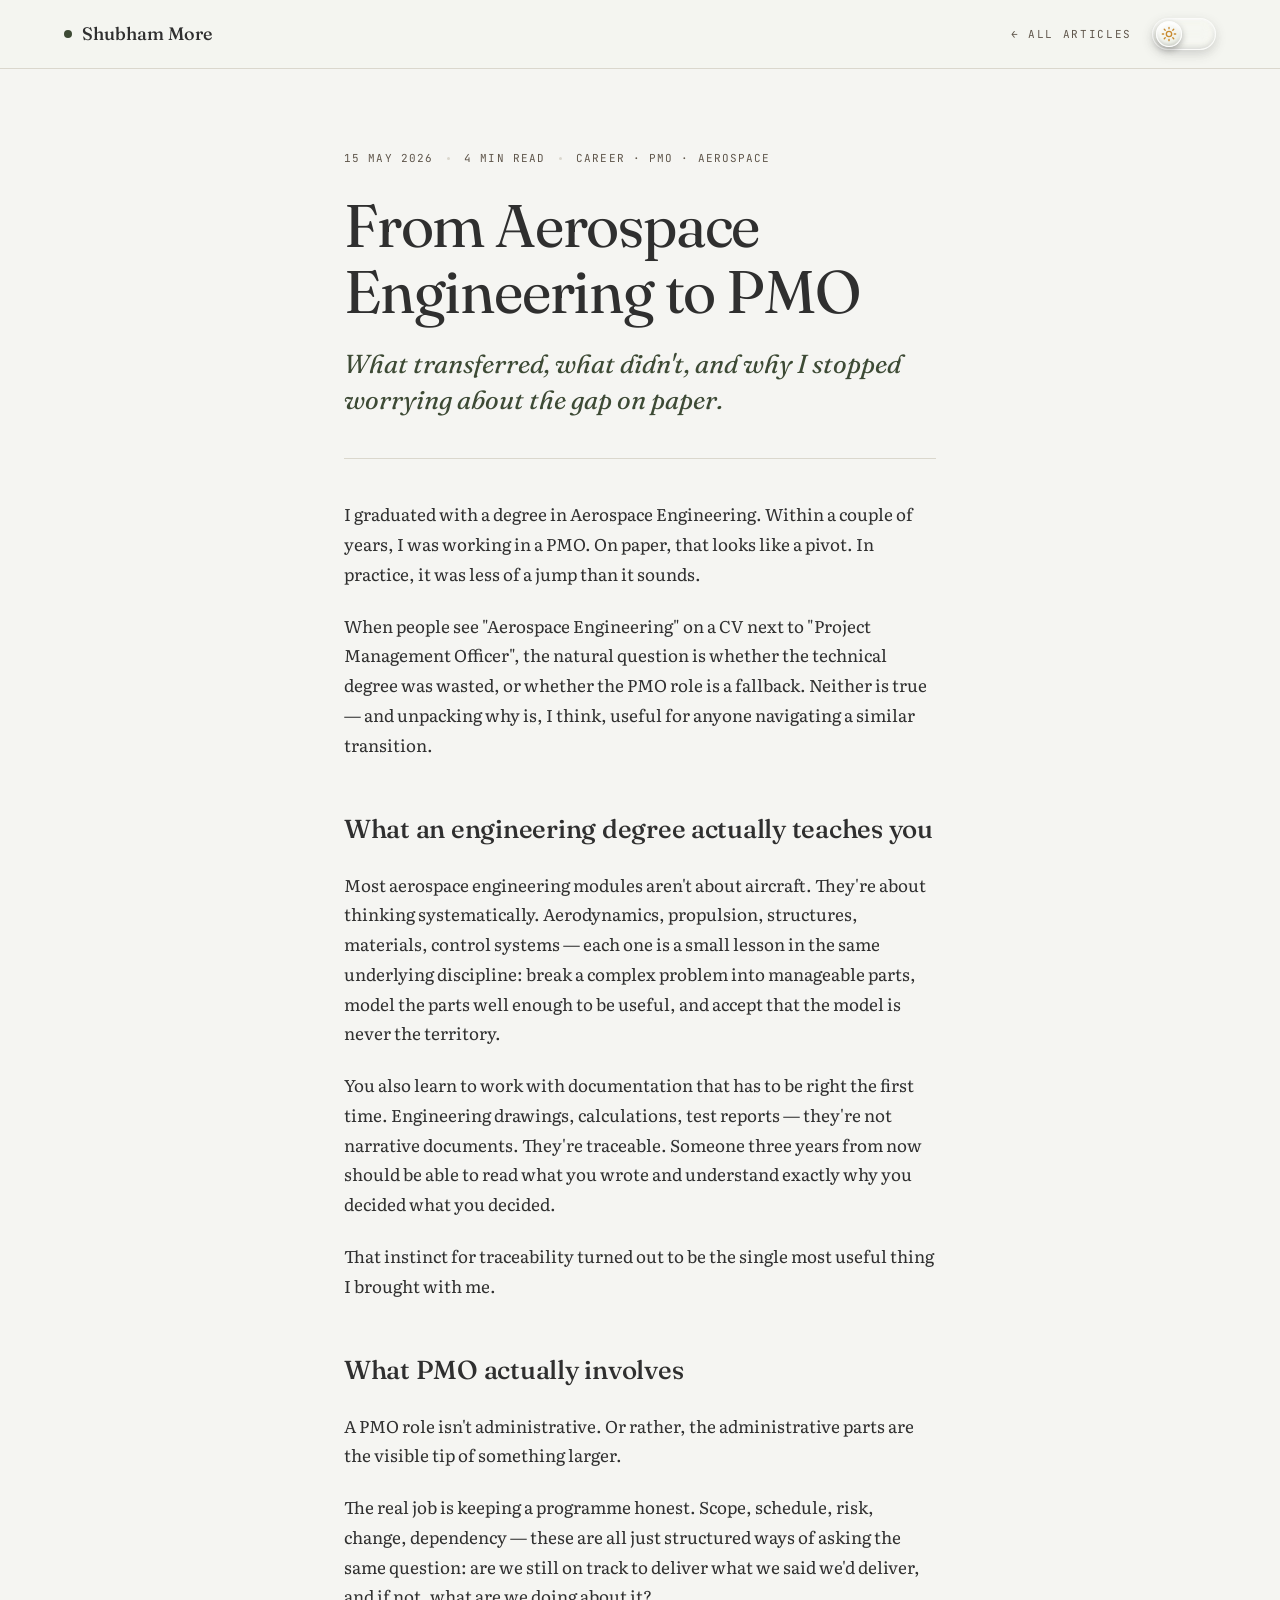
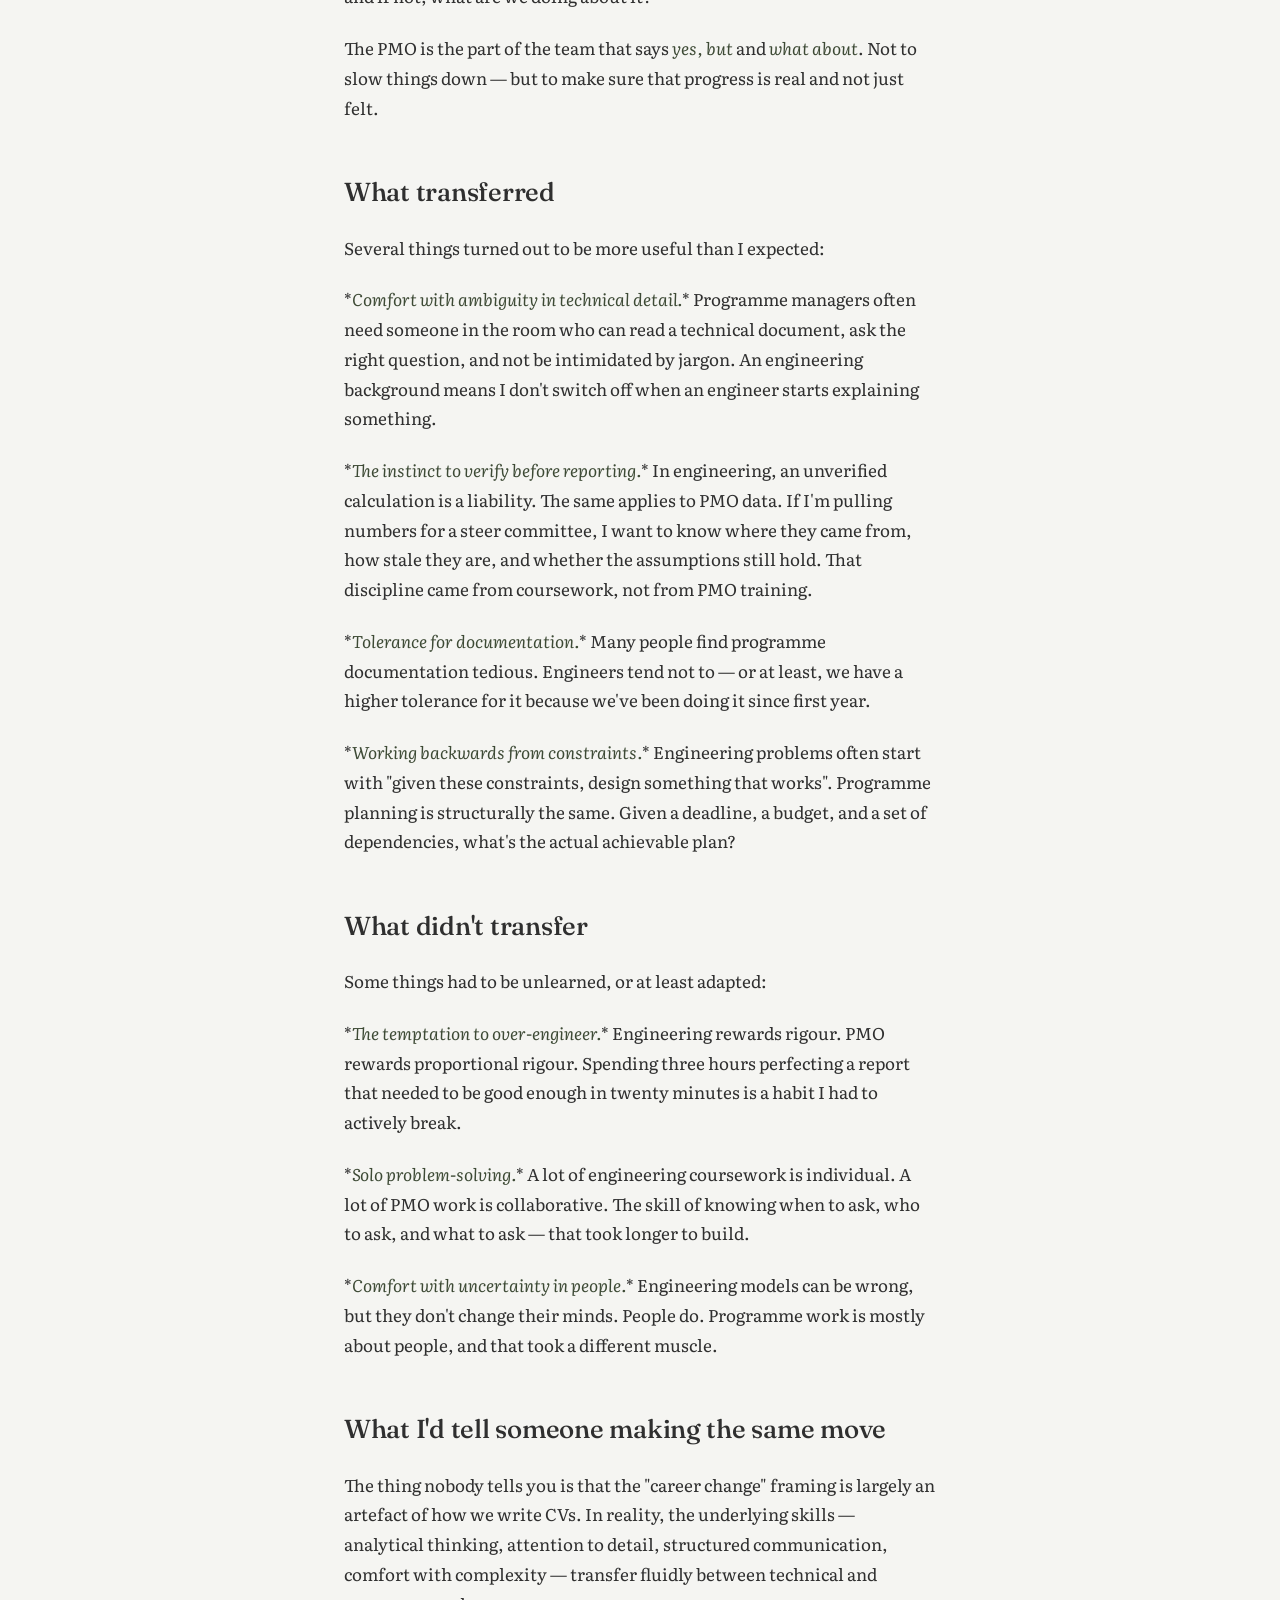
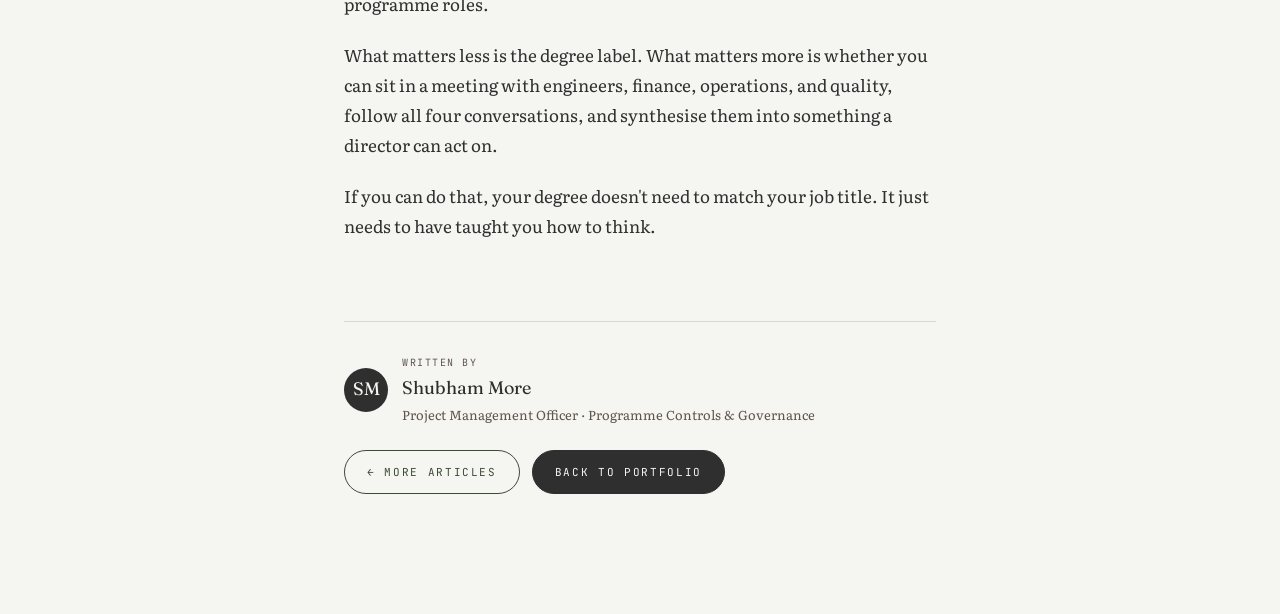
<file: article-aerospace-to-pmo.html>
<!DOCTYPE html>
<html lang="en">
<head>
<meta charset="UTF-8">
<meta name="viewport" content="width=device-width, initial-scale=1">
<title>From Aerospace Engineering to PMO — Shubham More</title>
<meta name="description" content="What transferred, what didn't, and why I stopped worrying about the gap on paper.">
<link rel="canonical" href="https://shubhamdmore.netlify.app/article-aerospace-to-pmo.html">
<meta name="theme-color" content="#3D4A35">
<link rel="icon" href="/favicon.ico" sizes="any">
<link rel="icon" type="image/svg+xml" href="/favicon.svg">
<link rel="icon" type="image/png" sizes="32x32" href="/favicon-32x32.png">
<link rel="icon" type="image/png" sizes="16x16" href="/favicon-16x16.png">
<link rel="apple-touch-icon" href="/apple-touch-icon.png">
<link rel="manifest" href="/site.webmanifest">
<meta property="og:type" content="article">
<meta property="og:site_name" content="Shubham More">
<meta property="og:title" content="From Aerospace Engineering to PMO">
<meta property="og:description" content="What transferred, what didn't, and why I stopped worrying about the gap on paper.">
<meta property="og:url" content="https://shubhamdmore.netlify.app/article-aerospace-to-pmo.html">
<meta property="og:image" content="https://shubhamdmore.netlify.app/og-image.png">
<meta property="og:image:width" content="1200">
<meta property="og:image:height" content="630">
<meta property="og:image:alt" content="Shubham More — Bringing structure to the beautifully unstructured.">
<meta name="twitter:card" content="summary_large_image">
<meta name="twitter:title" content="From Aerospace Engineering to PMO">
<meta name="twitter:description" content="What transferred, what didn't, and why I stopped worrying about the gap on paper.">
<meta name="twitter:image" content="https://shubhamdmore.netlify.app/og-image.png">
<link rel="preconnect" href="https://fonts.googleapis.com">
<link rel="preconnect" href="https://fonts.gstatic.com" crossorigin>
<link href="https://fonts.googleapis.com/css2?family=Fraunces:ital,opsz,wght@0,9..144,300;0,9..144,400;0,9..144,500;1,9..144,400&family=Literata:ital,opsz,wght@0,7..72,400;0,7..72,500;1,7..72,400&family=JetBrains+Mono:wght@400;500&display=swap" rel="stylesheet">
<script>/* Apply saved theme before first paint — prevents a flash. Default is light for every device (OS setting ignored). */
(function(){try{var t=localStorage.getItem('theme')==='dark'?'dark':'light';document.documentElement.setAttribute('data-theme',t);}catch(e){}})();</script>
<link rel="stylesheet" href="css/variables.css">
<link rel="stylesheet" href="css/theme-toggle.css">
<style>
* { box-sizing: border-box; margin: 0; padding: 0; }
html { scroll-behavior: smooth; }
body { font-family: var(--f-body); font-size: 16px; line-height: 1.7; color: var(--text); background: var(--paper); -webkit-font-smoothing: antialiased; }
a { color: inherit; text-decoration: none; }

.nav { position: sticky; top: 0; z-index: 100; background: var(--nav-bg); backdrop-filter: saturate(140%) blur(10px); -webkit-backdrop-filter: saturate(140%) blur(10px); border-bottom: 1px solid var(--line); }
.nav-inner { display: flex; justify-content: space-between; align-items: center; padding: 18px var(--pad-x); }
.nav-logo { font-family: var(--f-display); font-size: 18px; font-weight: 500; color: var(--ink-deep); display: flex; align-items: center; gap: 10px; }
.nav-logo .dot { width: 8px; height: 8px; border-radius: 50%; background: var(--brand); }
.nav-right { display: flex; align-items: center; gap: 20px; }
.nav-back { font-family: var(--f-mono); font-size: 11px; letter-spacing: 0.15em; text-transform: uppercase; color: var(--text-dim); transition: color .15s; }
.nav-back:hover { color: var(--brand); }

.article { max-width: 720px; margin: 0 auto; padding: 80px var(--pad-x) 120px; }

.article-meta { display: flex; gap: 14px; flex-wrap: wrap; align-items: center; font-family: var(--f-mono); font-size: 11px; letter-spacing: 0.1em; text-transform: uppercase; color: var(--text-dim); margin-bottom: 24px; }
.article-meta .dot-sep { width: 3px; height: 3px; border-radius: 50%; background: var(--line); }

.article h1 { font-family: var(--f-display); font-size: clamp(36px, 6vw, 60px); font-weight: 400; line-height: 1.1; color: var(--ink-deep); letter-spacing: -0.02em; margin-bottom: 22px; }
.article .subtitle { font-family: var(--f-display); font-size: clamp(20px, 2.5vw, 26px); font-weight: 400; line-height: 1.4; color: var(--brand); font-style: italic; margin-bottom: 32px; }
.article .lede { height: 1px; background: var(--line); margin: 40px 0; }

.article h2 { font-family: var(--f-display); font-size: 26px; font-weight: 500; color: var(--ink-deep); margin: 48px 0 18px; letter-spacing: -0.01em; }
.article p { font-size: 17px; line-height: 1.75; color: var(--text); margin-bottom: 22px; }
.article p em { color: var(--brand); font-style: italic; }
.article p strong { color: var(--ink-deep); font-weight: 600; }

.article-foot { margin-top: 80px; padding-top: 32px; border-top: 1px solid var(--line); display: flex; flex-direction: column; gap: 24px; }
.foot-author { display: flex; align-items: center; gap: 14px; }
.foot-author .avatar { width: 44px; height: 44px; border-radius: 50%; background: var(--ink-deep); color: var(--paper); display: flex; align-items: center; justify-content: center; font-family: var(--f-display); font-size: 18px; }
.foot-author .by { font-family: var(--f-mono); font-size: 10px; letter-spacing: 0.15em; text-transform: uppercase; color: var(--text-dim); margin-bottom: 2px; }
.foot-author .name { font-family: var(--f-display); font-size: 18px; color: var(--ink-deep); }
.foot-author .role { font-size: 13px; color: var(--text-dim); }
.foot-cta { display: flex; gap: 12px; flex-wrap: wrap; }
.foot-cta a { font-family: var(--f-mono); font-size: 11px; letter-spacing: 0.15em; text-transform: uppercase; padding: 12px 22px; border: 1px solid var(--brand); border-radius: 999px; color: var(--brand); transition: all .15s; }
.foot-cta a:hover { background: var(--brand); color: var(--paper); }
.foot-cta a.primary { background: var(--ink-deep); color: var(--paper); border-color: var(--ink-deep); }
.foot-cta a.primary:hover { background: var(--brand); border-color: var(--brand); }

@media (max-width: 600px) {
  .article { padding: 50px var(--pad-x) 80px; }
  .article h1 { font-size: 32px; }
  .article .subtitle { font-size: 18px; }
  .article p { font-size: 16px; }
}
</style>
</head>
<body>

<nav class="nav">
  <div class="nav-inner">
    <a class="nav-logo" href="index.html"><span class="dot"></span>Shubham More</a>
    <div class="nav-right">
      <a class="nav-back" href="articles.html">← All articles</a>
      <button class="theme-toggle" id="themeToggle" role="switch" aria-checked="false" aria-label="Switch to dark mode" title="Toggle dark mode" type="button">
        <span class="tt-track">
          <span class="tt-knob">
            <svg class="tt-icon tt-sun" viewBox="0 0 24 24" fill="none" stroke="currentColor" stroke-width="2" stroke-linecap="round" stroke-linejoin="round" aria-hidden="true"><circle cx="12" cy="12" r="4"/><path d="M12 2v2M12 20v2M4.9 4.9l1.4 1.4M17.7 17.7l1.4 1.4M2 12h2M20 12h2M4.9 19.1l1.4-1.4M17.7 6.3l1.4-1.4"/></svg>
            <svg class="tt-icon tt-moon" viewBox="0 0 24 24" fill="none" stroke="currentColor" stroke-width="2" stroke-linecap="round" stroke-linejoin="round" aria-hidden="true"><path d="M21 12.8A9 9 0 1 1 11.2 3a7 7 0 0 0 9.8 9.8z"/></svg>
          </span>
        </span>
      </button>
    </div>
  </div>
</nav>

<main><article class="article">
  <div class="article-meta">
    <span>15 May 2026</span>
    <span class="dot-sep"></span>
    <span>4 min read</span>
    <span class="dot-sep"></span>
    <span>Career · PMO · Aerospace</span>
  </div>
  <h1>From Aerospace Engineering to PMO</h1>
  <p class="subtitle">What transferred, what didn't, and why I stopped worrying about the gap on paper.</p>
  <div class="lede"></div>
  
  <p>I graduated with a degree in Aerospace Engineering. Within a couple of years, I was working in a PMO. On paper, that looks like a pivot. In practice, it was less of a jump than it sounds.</p>
<p>When people see "Aerospace Engineering" on a CV next to "Project Management Officer", the natural question is whether the technical degree was wasted, or whether the PMO role is a fallback. Neither is true — and unpacking why is, I think, useful for anyone navigating a similar transition.</p>
<h2>What an engineering degree actually teaches you</h2>
<p>Most aerospace engineering modules aren't about aircraft. They're about thinking systematically. Aerodynamics, propulsion, structures, materials, control systems — each one is a small lesson in the same underlying discipline: break a complex problem into manageable parts, model the parts well enough to be useful, and accept that the model is never the territory.</p>
<p>You also learn to work with documentation that has to be right the first time. Engineering drawings, calculations, test reports — they're not narrative documents. They're traceable. Someone three years from now should be able to read what you wrote and understand exactly why you decided what you decided.</p>
<p>That instinct for traceability turned out to be the single most useful thing I brought with me.</p>
<h2>What PMO actually involves</h2>
<p>A PMO role isn't administrative. Or rather, the administrative parts are the visible tip of something larger.</p>
<p>The real job is keeping a programme honest. Scope, schedule, risk, change, dependency — these are all just structured ways of asking the same question: are we still on track to deliver what we said we'd deliver, and if not, what are we doing about it?</p>
<p>The PMO is the part of the team that says <em>yes, but</em> and <em>what about</em>. Not to slow things down — but to make sure that progress is real and not just felt.</p>
<h2>What transferred</h2>
<p>Several things turned out to be more useful than I expected:</p>
<p>*<em>Comfort with ambiguity in technical detail.</em>* Programme managers often need someone in the room who can read a technical document, ask the right question, and not be intimidated by jargon. An engineering background means I don't switch off when an engineer starts explaining something.</p>
<p>*<em>The instinct to verify before reporting.</em>* In engineering, an unverified calculation is a liability. The same applies to PMO data. If I'm pulling numbers for a steer committee, I want to know where they came from, how stale they are, and whether the assumptions still hold. That discipline came from coursework, not from PMO training.</p>
<p>*<em>Tolerance for documentation.</em>* Many people find programme documentation tedious. Engineers tend not to — or at least, we have a higher tolerance for it because we've been doing it since first year.</p>
<p>*<em>Working backwards from constraints.</em>* Engineering problems often start with "given these constraints, design something that works". Programme planning is structurally the same. Given a deadline, a budget, and a set of dependencies, what's the actual achievable plan?</p>
<h2>What didn't transfer</h2>
<p>Some things had to be unlearned, or at least adapted:</p>
<p>*<em>The temptation to over-engineer.</em>* Engineering rewards rigour. PMO rewards proportional rigour. Spending three hours perfecting a report that needed to be good enough in twenty minutes is a habit I had to actively break.</p>
<p>*<em>Solo problem-solving.</em>* A lot of engineering coursework is individual. A lot of PMO work is collaborative. The skill of knowing when to ask, who to ask, and what to ask — that took longer to build.</p>
<p>*<em>Comfort with uncertainty in people.</em>* Engineering models can be wrong, but they don't change their minds. People do. Programme work is mostly about people, and that took a different muscle.</p>
<h2>What I'd tell someone making the same move</h2>
<p>The thing nobody tells you is that the "career change" framing is largely an artefact of how we write CVs. In reality, the underlying skills — analytical thinking, attention to detail, structured communication, comfort with complexity — transfer fluidly between technical and programme roles.</p>
<p>What matters less is the degree label. What matters more is whether you can sit in a meeting with engineers, finance, operations, and quality, follow all four conversations, and synthesise them into something a director can act on.</p>
<p>If you can do that, your degree doesn't need to match your job title. It just needs to have taught you how to think.</p>
  
  <div class="article-foot">
    <div class="foot-author">
      <div class="avatar">SM</div>
      <div>
        <div class="by">Written by</div>
        <div class="name">Shubham More</div>
        <div class="role">Project Management Officer · Programme Controls &amp; Governance</div>
      </div>
    </div>
    <div class="foot-cta">
      <a href="articles.html">← More articles</a>
      <a href="index.html" class="primary">Back to portfolio</a>
    </div>
  </div>
</article></main>

<script src="js/theme.js"></script>
</body>
</html>
</file>
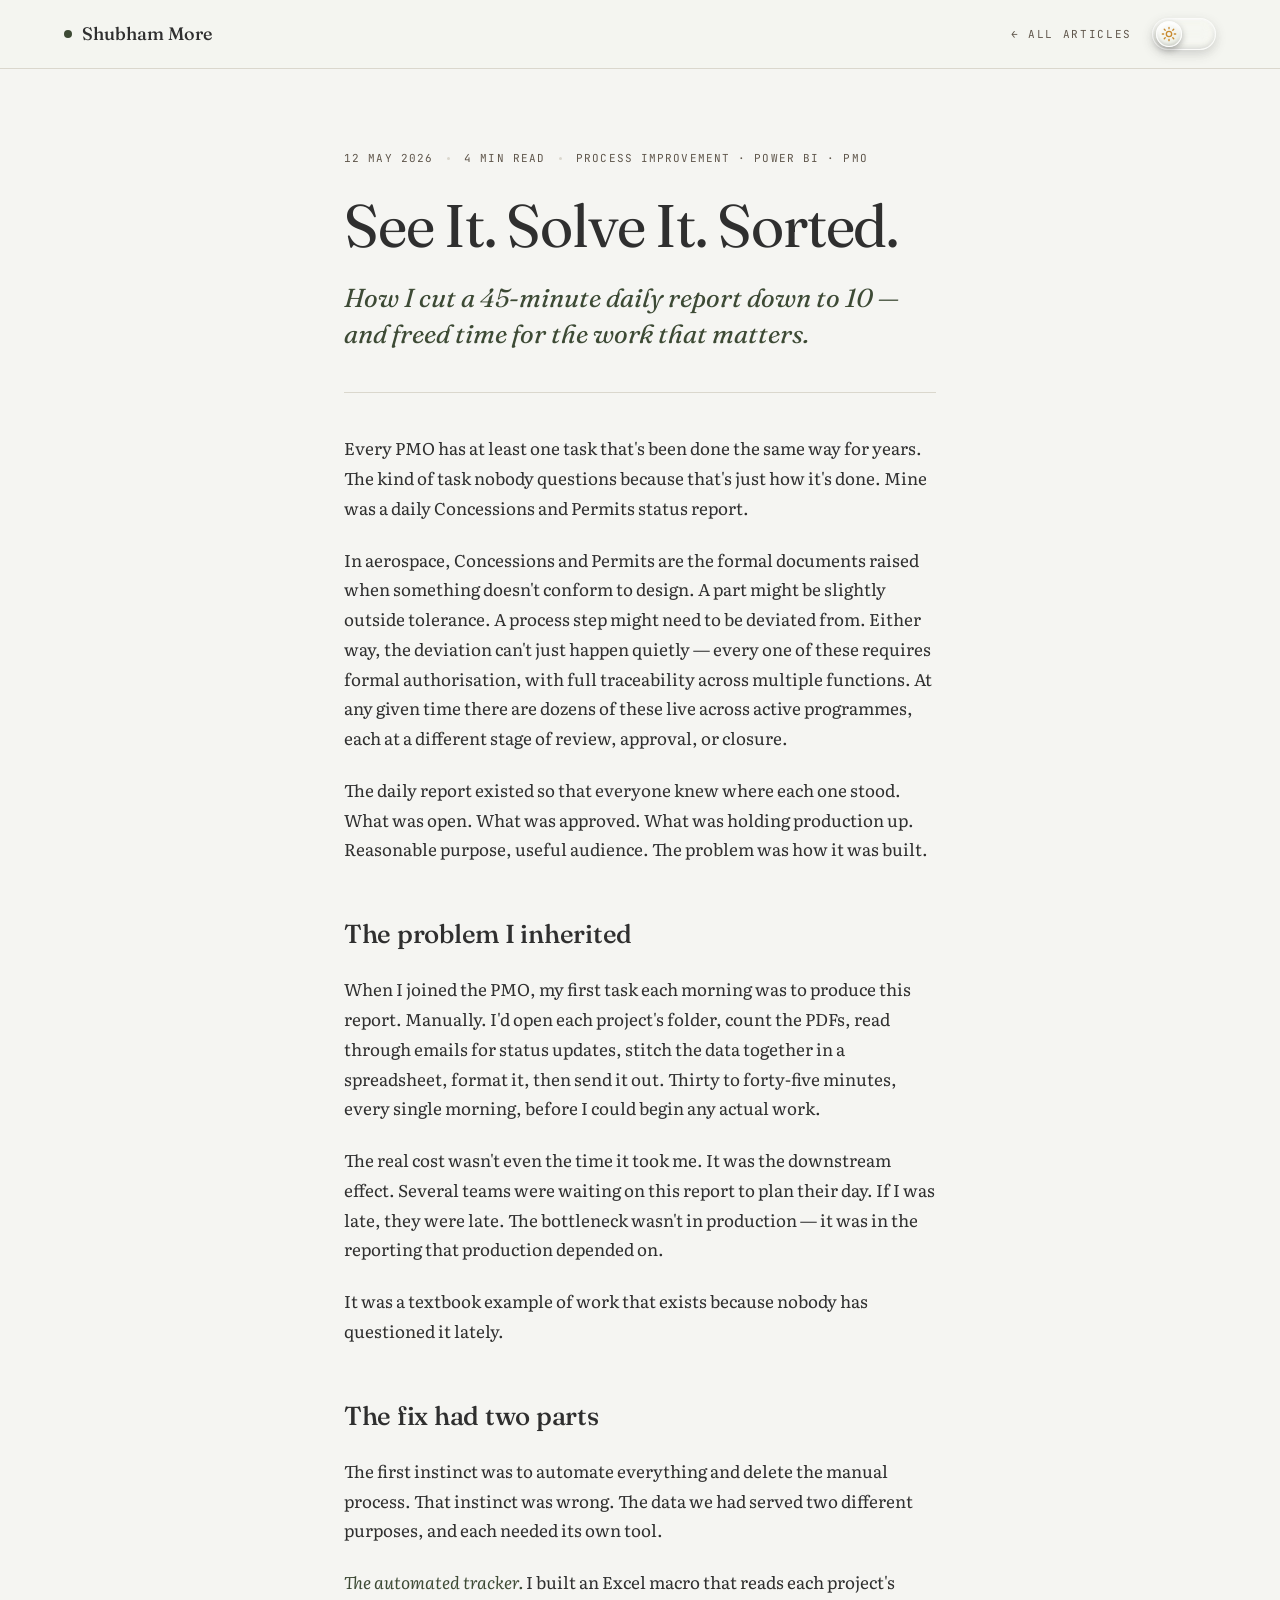
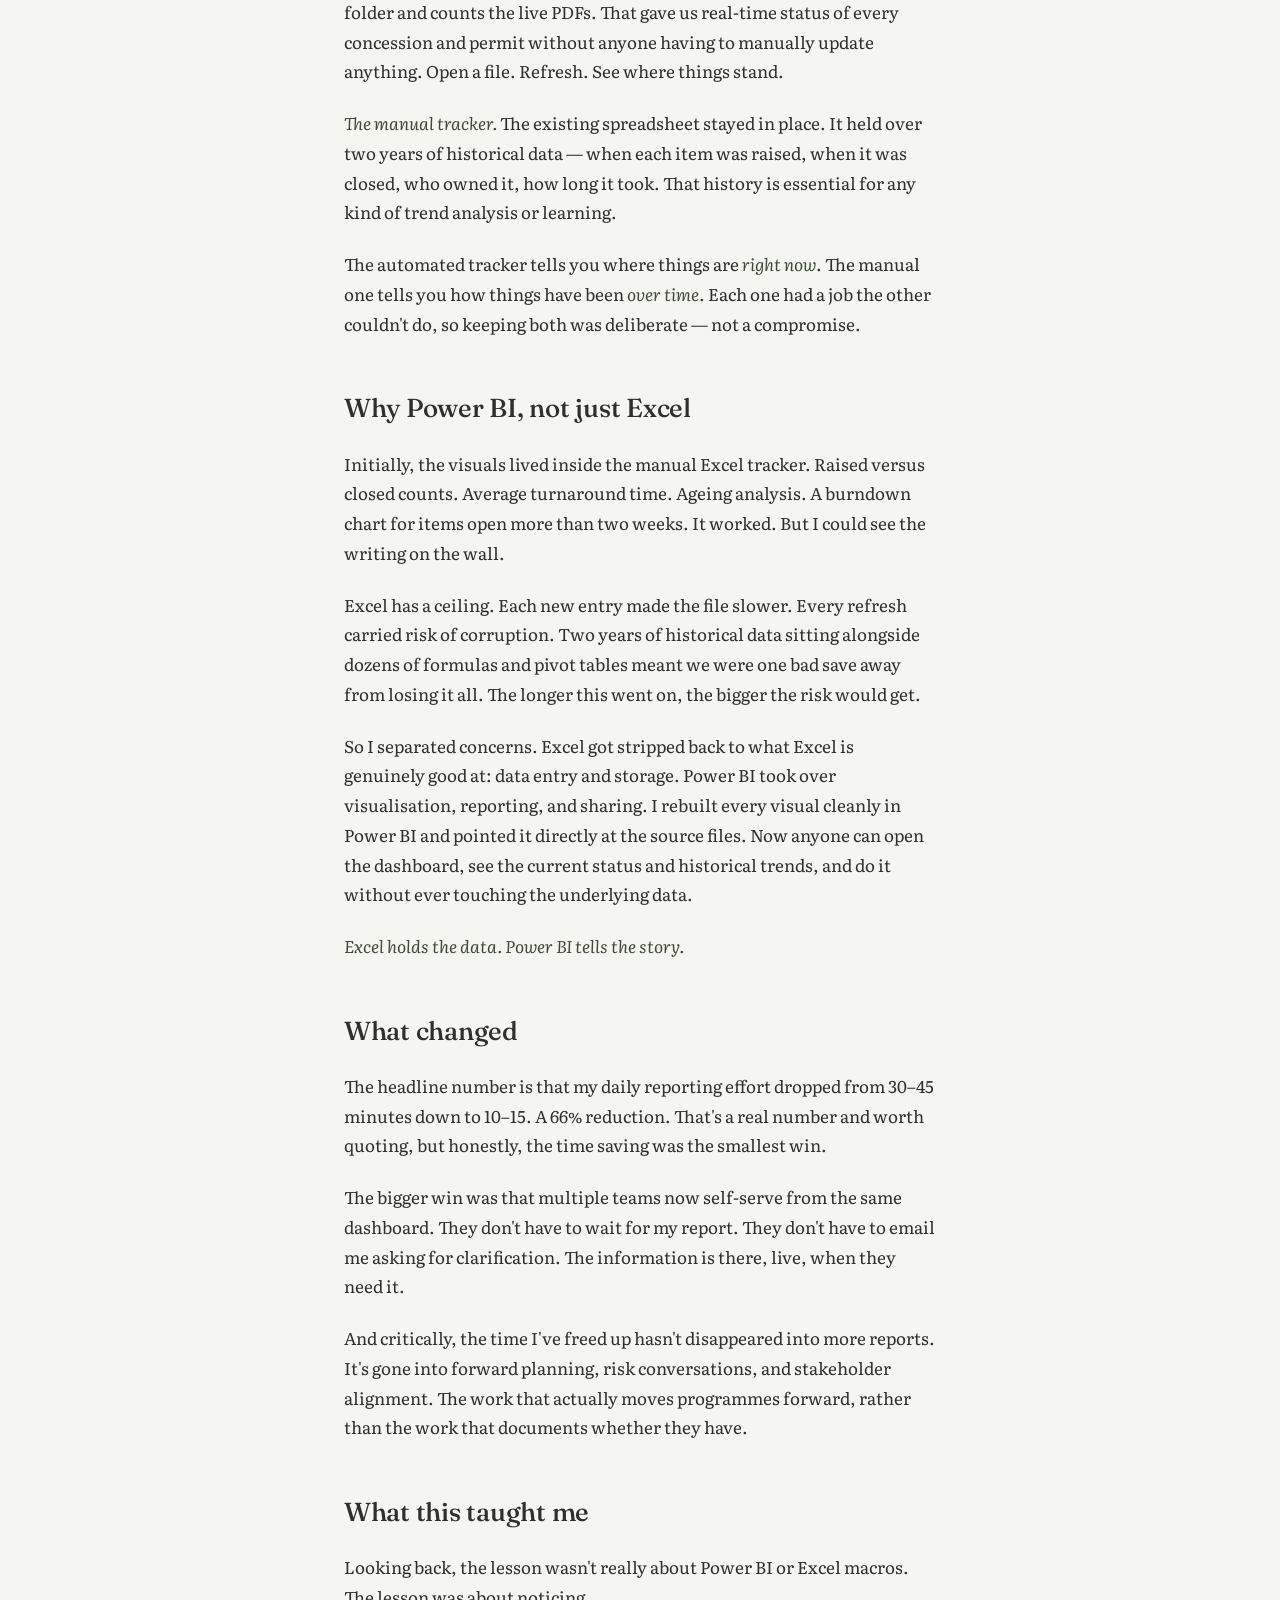
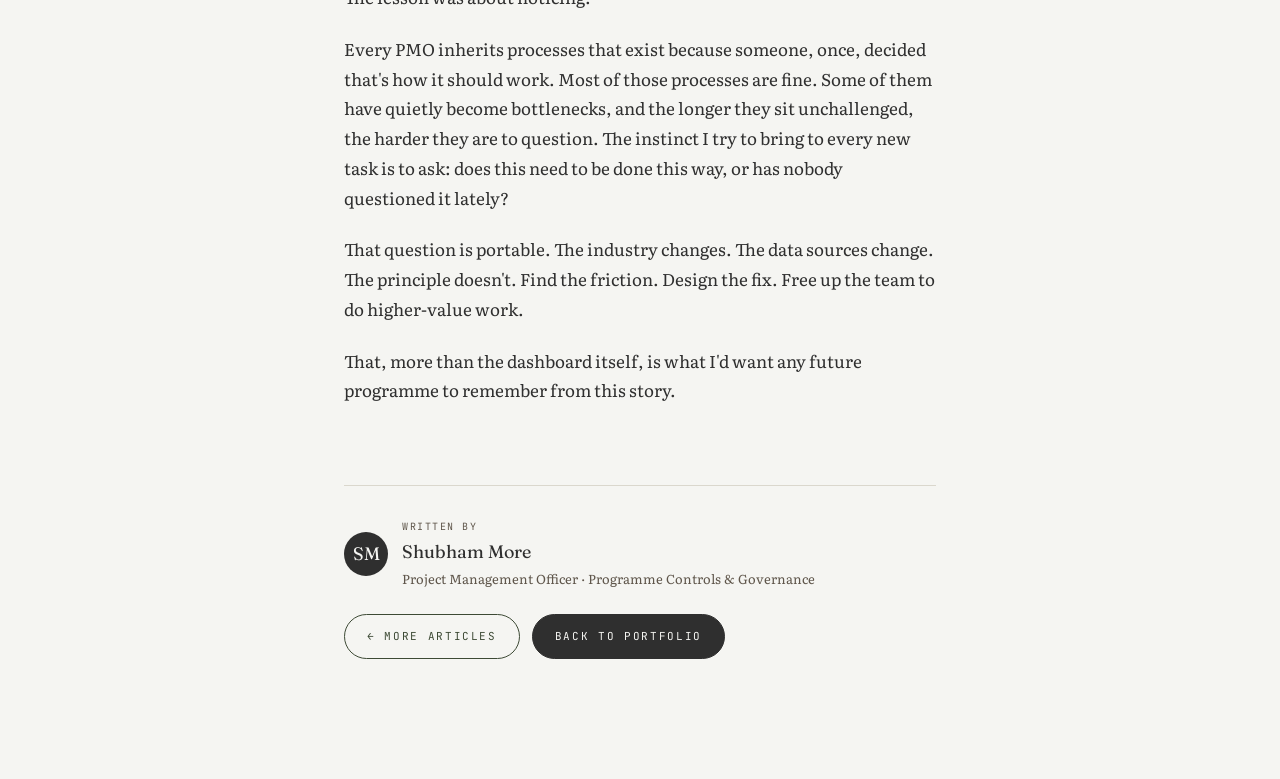
<file: article-see-it.html>
<!DOCTYPE html>
<html lang="en">
<head>
<meta charset="UTF-8">
<meta name="viewport" content="width=device-width, initial-scale=1">
<title>See It. Solve It. Sorted. — Shubham More</title>
<meta name="description" content="How I cut a 45-minute daily report down to 10 — and freed time for the work that matters.">
<link rel="canonical" href="https://shubhamdmore.netlify.app/article-see-it.html">
<meta name="theme-color" content="#3D4A35">
<link rel="icon" href="/favicon.ico" sizes="any">
<link rel="icon" type="image/svg+xml" href="/favicon.svg">
<link rel="icon" type="image/png" sizes="32x32" href="/favicon-32x32.png">
<link rel="icon" type="image/png" sizes="16x16" href="/favicon-16x16.png">
<link rel="apple-touch-icon" href="/apple-touch-icon.png">
<link rel="manifest" href="/site.webmanifest">
<meta property="og:type" content="article">
<meta property="og:site_name" content="Shubham More">
<meta property="og:title" content="See It. Solve It. Sorted.">
<meta property="og:description" content="How I cut a 45-minute daily report down to 10 — and freed time for the work that matters.">
<meta property="og:url" content="https://shubhamdmore.netlify.app/article-see-it.html">
<meta property="og:image" content="https://shubhamdmore.netlify.app/og-image.png">
<meta property="og:image:width" content="1200">
<meta property="og:image:height" content="630">
<meta property="og:image:alt" content="Shubham More — Bringing structure to the beautifully unstructured.">
<meta name="twitter:card" content="summary_large_image">
<meta name="twitter:title" content="See It. Solve It. Sorted.">
<meta name="twitter:description" content="How I cut a 45-minute daily report down to 10 — and freed time for the work that matters.">
<meta name="twitter:image" content="https://shubhamdmore.netlify.app/og-image.png">
<link rel="preconnect" href="https://fonts.googleapis.com">
<link rel="preconnect" href="https://fonts.gstatic.com" crossorigin>
<link href="https://fonts.googleapis.com/css2?family=Fraunces:ital,opsz,wght@0,9..144,300;0,9..144,400;0,9..144,500;1,9..144,400&family=Literata:ital,opsz,wght@0,7..72,400;0,7..72,500;1,7..72,400&family=JetBrains+Mono:wght@400;500&display=swap" rel="stylesheet">
<script>/* Apply saved theme before first paint — prevents a flash. Default is light for every device (OS setting ignored). */
(function(){try{var t=localStorage.getItem('theme')==='dark'?'dark':'light';document.documentElement.setAttribute('data-theme',t);}catch(e){}})();</script>
<link rel="stylesheet" href="css/variables.css">
<link rel="stylesheet" href="css/theme-toggle.css">
<style>
* { box-sizing: border-box; margin: 0; padding: 0; }
html { scroll-behavior: smooth; }
body { font-family: var(--f-body); font-size: 16px; line-height: 1.7; color: var(--text); background: var(--paper); -webkit-font-smoothing: antialiased; }
a { color: inherit; text-decoration: none; }

.nav { position: sticky; top: 0; z-index: 100; background: var(--nav-bg); backdrop-filter: saturate(140%) blur(10px); -webkit-backdrop-filter: saturate(140%) blur(10px); border-bottom: 1px solid var(--line); }
.nav-inner { display: flex; justify-content: space-between; align-items: center; padding: 18px var(--pad-x); }
.nav-logo { font-family: var(--f-display); font-size: 18px; font-weight: 500; color: var(--ink-deep); display: flex; align-items: center; gap: 10px; }
.nav-logo .dot { width: 8px; height: 8px; border-radius: 50%; background: var(--brand); }
.nav-right { display: flex; align-items: center; gap: 20px; }
.nav-back { font-family: var(--f-mono); font-size: 11px; letter-spacing: 0.15em; text-transform: uppercase; color: var(--text-dim); transition: color .15s; }
.nav-back:hover { color: var(--brand); }

.article { max-width: 720px; margin: 0 auto; padding: 80px var(--pad-x) 120px; }

.article-meta { display: flex; gap: 14px; flex-wrap: wrap; align-items: center; font-family: var(--f-mono); font-size: 11px; letter-spacing: 0.1em; text-transform: uppercase; color: var(--text-dim); margin-bottom: 24px; }
.article-meta .dot-sep { width: 3px; height: 3px; border-radius: 50%; background: var(--line); }

.article h1 { font-family: var(--f-display); font-size: clamp(36px, 6vw, 60px); font-weight: 400; line-height: 1.1; color: var(--ink-deep); letter-spacing: -0.02em; margin-bottom: 22px; }
.article .subtitle { font-family: var(--f-display); font-size: clamp(20px, 2.5vw, 26px); font-weight: 400; line-height: 1.4; color: var(--brand); font-style: italic; margin-bottom: 32px; }
.article .lede { height: 1px; background: var(--line); margin: 40px 0; }

.article h2 { font-family: var(--f-display); font-size: 26px; font-weight: 500; color: var(--ink-deep); margin: 48px 0 18px; letter-spacing: -0.01em; }
.article p { font-size: 17px; line-height: 1.75; color: var(--text); margin-bottom: 22px; }
.article p em { color: var(--brand); font-style: italic; }
.article p strong { color: var(--ink-deep); font-weight: 600; }

.article-foot { margin-top: 80px; padding-top: 32px; border-top: 1px solid var(--line); display: flex; flex-direction: column; gap: 24px; }
.foot-author { display: flex; align-items: center; gap: 14px; }
.foot-author .avatar { width: 44px; height: 44px; border-radius: 50%; background: var(--ink-deep); color: var(--paper); display: flex; align-items: center; justify-content: center; font-family: var(--f-display); font-size: 18px; }
.foot-author .by { font-family: var(--f-mono); font-size: 10px; letter-spacing: 0.15em; text-transform: uppercase; color: var(--text-dim); margin-bottom: 2px; }
.foot-author .name { font-family: var(--f-display); font-size: 18px; color: var(--ink-deep); }
.foot-author .role { font-size: 13px; color: var(--text-dim); }
.foot-cta { display: flex; gap: 12px; flex-wrap: wrap; }
.foot-cta a { font-family: var(--f-mono); font-size: 11px; letter-spacing: 0.15em; text-transform: uppercase; padding: 12px 22px; border: 1px solid var(--brand); border-radius: 999px; color: var(--brand); transition: all .15s; }
.foot-cta a:hover { background: var(--brand); color: var(--paper); }
.foot-cta a.primary { background: var(--ink-deep); color: var(--paper); border-color: var(--ink-deep); }
.foot-cta a.primary:hover { background: var(--brand); border-color: var(--brand); }

@media (max-width: 600px) {
  .article { padding: 50px var(--pad-x) 80px; }
  .article h1 { font-size: 32px; }
  .article .subtitle { font-size: 18px; }
  .article p { font-size: 16px; }
}
</style>
</head>
<body>

<nav class="nav">
  <div class="nav-inner">
    <a class="nav-logo" href="index.html"><span class="dot"></span>Shubham More</a>
    <div class="nav-right">
      <a class="nav-back" href="articles.html">← All articles</a>
      <button class="theme-toggle" id="themeToggle" role="switch" aria-checked="false" aria-label="Switch to dark mode" title="Toggle dark mode" type="button">
        <span class="tt-track">
          <span class="tt-knob">
            <svg class="tt-icon tt-sun" viewBox="0 0 24 24" fill="none" stroke="currentColor" stroke-width="2" stroke-linecap="round" stroke-linejoin="round" aria-hidden="true"><circle cx="12" cy="12" r="4"/><path d="M12 2v2M12 20v2M4.9 4.9l1.4 1.4M17.7 17.7l1.4 1.4M2 12h2M20 12h2M4.9 19.1l1.4-1.4M17.7 6.3l1.4-1.4"/></svg>
            <svg class="tt-icon tt-moon" viewBox="0 0 24 24" fill="none" stroke="currentColor" stroke-width="2" stroke-linecap="round" stroke-linejoin="round" aria-hidden="true"><path d="M21 12.8A9 9 0 1 1 11.2 3a7 7 0 0 0 9.8 9.8z"/></svg>
          </span>
        </span>
      </button>
    </div>
  </div>
</nav>

<main><article class="article">
  <div class="article-meta">
    <span>12 May 2026</span>
    <span class="dot-sep"></span>
    <span>4 min read</span>
    <span class="dot-sep"></span>
    <span>Process improvement · Power BI · PMO</span>
  </div>
  <h1>See It. Solve It. Sorted.</h1>
  <p class="subtitle">How I cut a 45-minute daily report down to 10 — and freed time for the work that matters.</p>
  <div class="lede"></div>
  
  <p>Every PMO has at least one task that's been done the same way for years. The kind of task nobody questions because that's just how it's done. Mine was a daily Concessions and Permits status report.</p>
<p>In aerospace, Concessions and Permits are the formal documents raised when something doesn't conform to design. A part might be slightly outside tolerance. A process step might need to be deviated from. Either way, the deviation can't just happen quietly — every one of these requires formal authorisation, with full traceability across multiple functions. At any given time there are dozens of these live across active programmes, each at a different stage of review, approval, or closure.</p>
<p>The daily report existed so that everyone knew where each one stood. What was open. What was approved. What was holding production up. Reasonable purpose, useful audience. The problem was how it was built.</p>
<h2>The problem I inherited</h2>
<p>When I joined the PMO, my first task each morning was to produce this report. Manually. I'd open each project's folder, count the PDFs, read through emails for status updates, stitch the data together in a spreadsheet, format it, then send it out. Thirty to forty-five minutes, every single morning, before I could begin any actual work.</p>
<p>The real cost wasn't even the time it took me. It was the downstream effect. Several teams were waiting on this report to plan their day. If I was late, they were late. The bottleneck wasn't in production — it was in the reporting that production depended on.</p>
<p>It was a textbook example of work that exists because nobody has questioned it lately.</p>
<h2>The fix had two parts</h2>
<p>The first instinct was to automate everything and delete the manual process. That instinct was wrong. The data we had served two different purposes, and each needed its own tool.</p>
<p><em>The automated tracker.</em> I built an Excel macro that reads each project's folder and counts the live PDFs. That gave us real-time status of every concession and permit without anyone having to manually update anything. Open a file. Refresh. See where things stand.</p>
<p><em>The manual tracker.</em> The existing spreadsheet stayed in place. It held over two years of historical data — when each item was raised, when it was closed, who owned it, how long it took. That history is essential for any kind of trend analysis or learning.</p>
<p>The automated tracker tells you where things are <em>right now</em>. The manual one tells you how things have been <em>over time</em>. Each one had a job the other couldn't do, so keeping both was deliberate — not a compromise.</p>
<h2>Why Power BI, not just Excel</h2>
<p>Initially, the visuals lived inside the manual Excel tracker. Raised versus closed counts. Average turnaround time. Ageing analysis. A burndown chart for items open more than two weeks. It worked. But I could see the writing on the wall.</p>
<p>Excel has a ceiling. Each new entry made the file slower. Every refresh carried risk of corruption. Two years of historical data sitting alongside dozens of formulas and pivot tables meant we were one bad save away from losing it all. The longer this went on, the bigger the risk would get.</p>
<p>So I separated concerns. Excel got stripped back to what Excel is genuinely good at: data entry and storage. Power BI took over visualisation, reporting, and sharing. I rebuilt every visual cleanly in Power BI and pointed it directly at the source files. Now anyone can open the dashboard, see the current status and historical trends, and do it without ever touching the underlying data.</p>
<p><em>Excel holds the data. Power BI tells the story.</em></p>
<h2>What changed</h2>
<p>The headline number is that my daily reporting effort dropped from 30–45 minutes down to 10–15. A 66% reduction. That's a real number and worth quoting, but honestly, the time saving was the smallest win.</p>
<p>The bigger win was that multiple teams now self-serve from the same dashboard. They don't have to wait for my report. They don't have to email me asking for clarification. The information is there, live, when they need it.</p>
<p>And critically, the time I've freed up hasn't disappeared into more reports. It's gone into forward planning, risk conversations, and stakeholder alignment. The work that actually moves programmes forward, rather than the work that documents whether they have.</p>
<h2>What this taught me</h2>
<p>Looking back, the lesson wasn't really about Power BI or Excel macros. The lesson was about noticing.</p>
<p>Every PMO inherits processes that exist because someone, once, decided that's how it should work. Most of those processes are fine. Some of them have quietly become bottlenecks, and the longer they sit unchallenged, the harder they are to question. The instinct I try to bring to every new task is to ask: does this need to be done this way, or has nobody questioned it lately?</p>
<p>That question is portable. The industry changes. The data sources change. The principle doesn't. Find the friction. Design the fix. Free up the team to do higher-value work.</p>
<p>That, more than the dashboard itself, is what I'd want any future programme to remember from this story.</p>
  
  <div class="article-foot">
    <div class="foot-author">
      <div class="avatar">SM</div>
      <div>
        <div class="by">Written by</div>
        <div class="name">Shubham More</div>
        <div class="role">Project Management Officer · Programme Controls &amp; Governance</div>
      </div>
    </div>
    <div class="foot-cta">
      <a href="articles.html">← More articles</a>
      <a href="index.html" class="primary">Back to portfolio</a>
    </div>
  </div>
</article></main>

<script src="js/theme.js"></script>
</body>
</html>
</file>
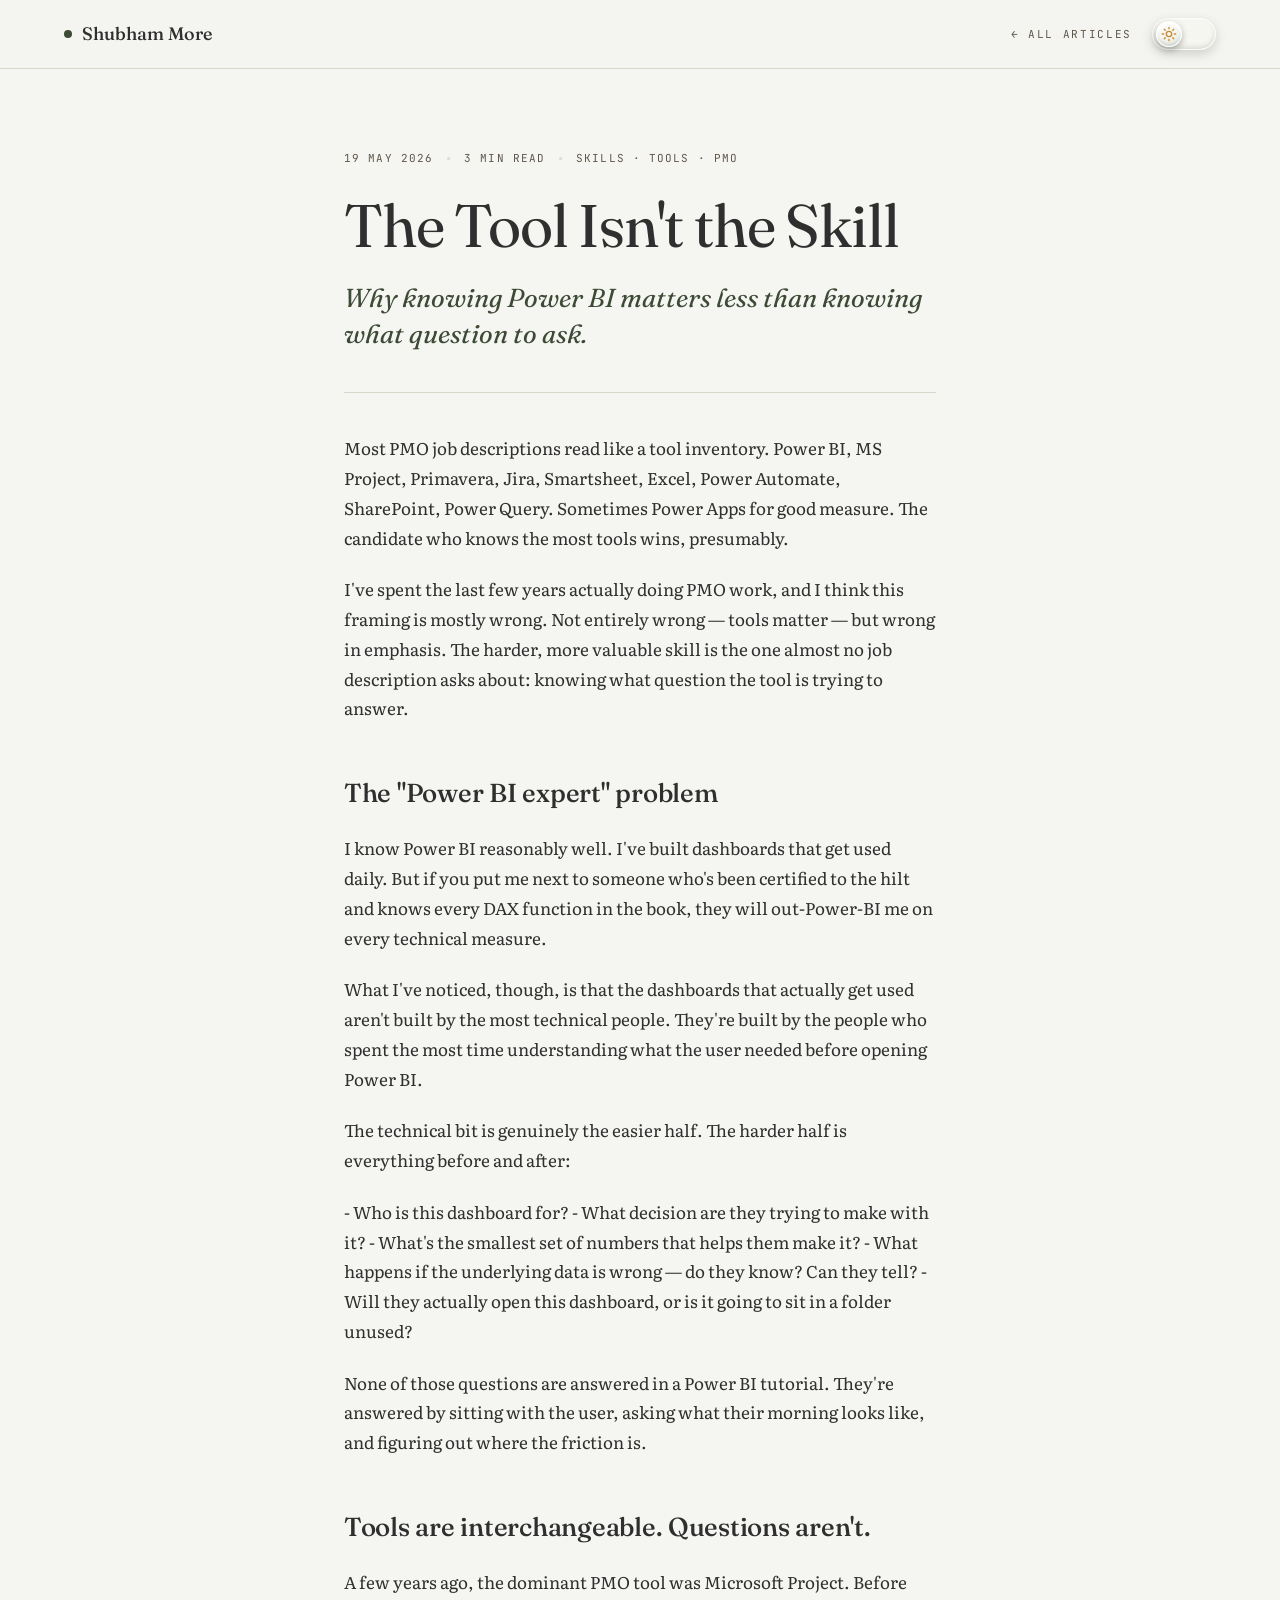
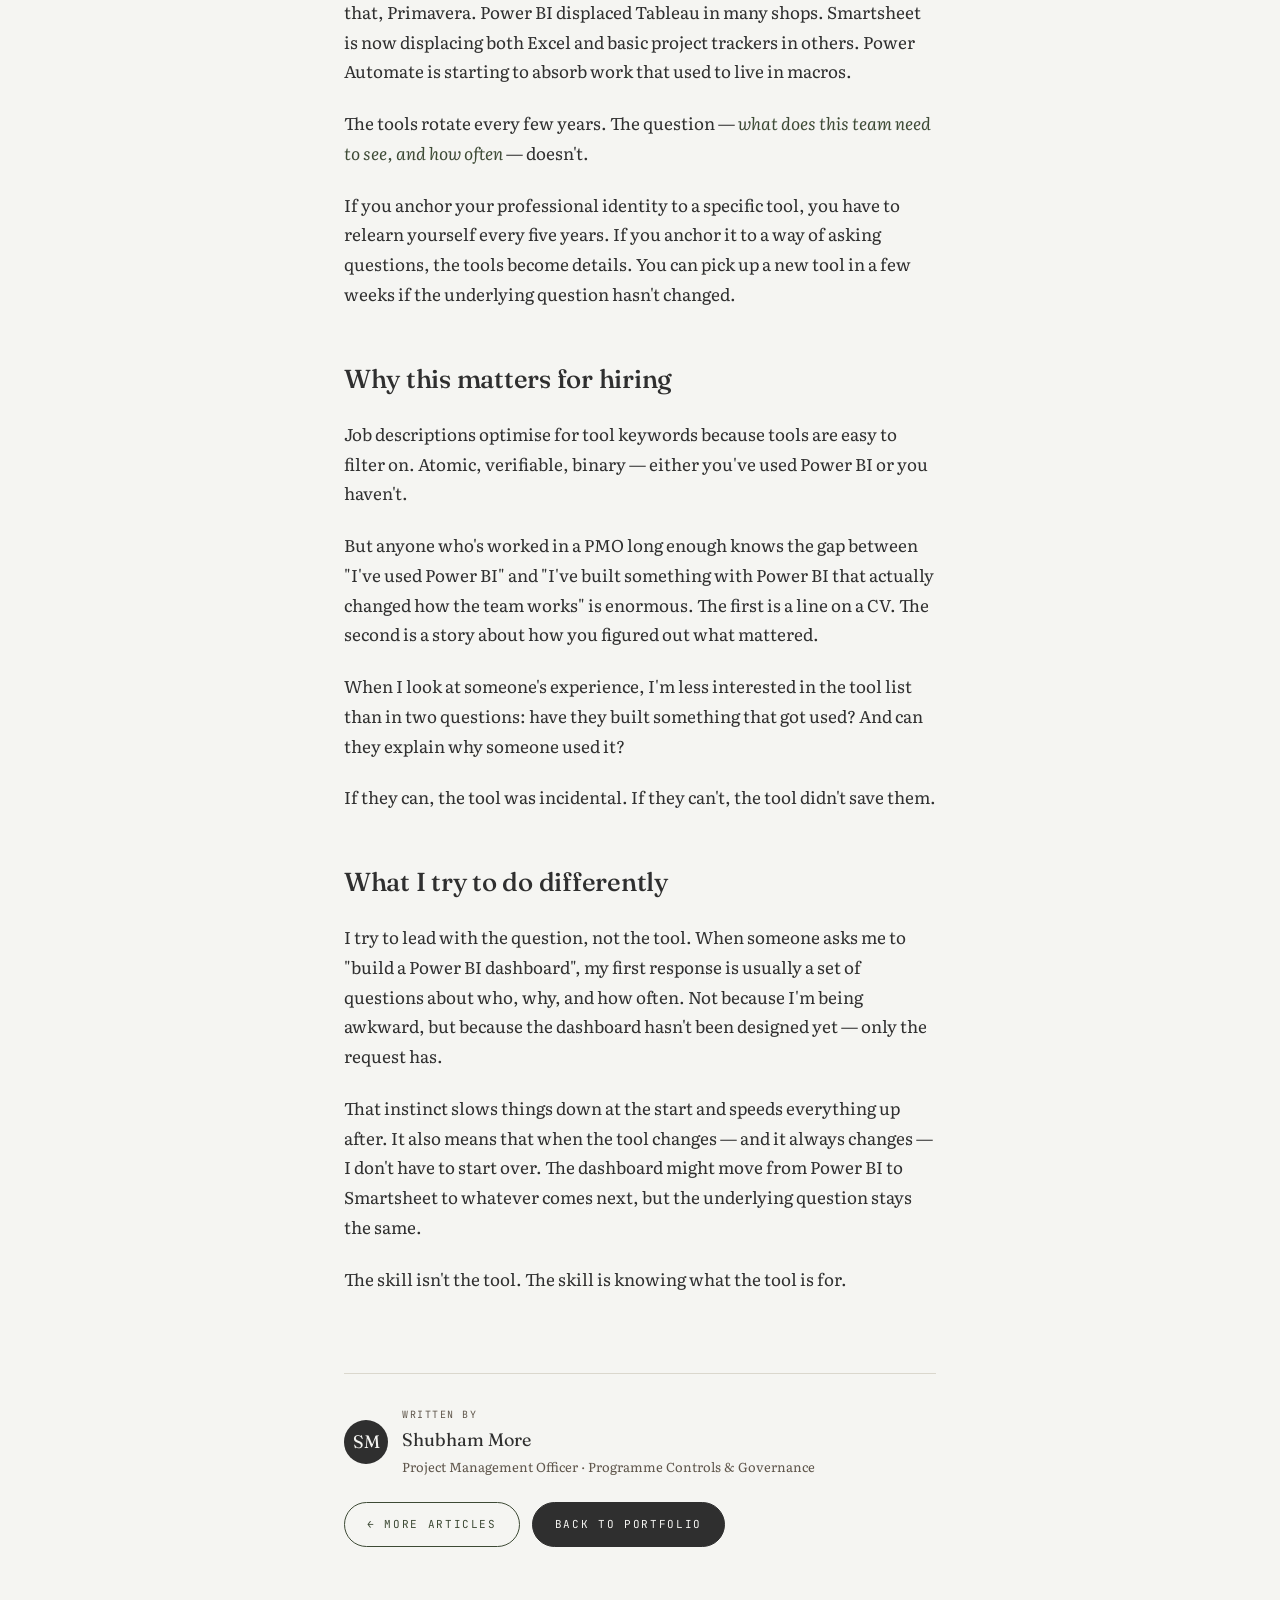
<file: article-tool-skill.html>
<!DOCTYPE html>
<html lang="en">
<head>
<meta charset="UTF-8">
<meta name="viewport" content="width=device-width, initial-scale=1">
<title>The Tool Isn't the Skill — Shubham More</title>
<meta name="description" content="Why knowing Power BI matters less than knowing what question to ask.">
<link rel="canonical" href="https://shubhamdmore.netlify.app/article-tool-skill.html">
<meta name="theme-color" content="#3D4A35">
<link rel="icon" href="/favicon.ico" sizes="any">
<link rel="icon" type="image/svg+xml" href="/favicon.svg">
<link rel="icon" type="image/png" sizes="32x32" href="/favicon-32x32.png">
<link rel="icon" type="image/png" sizes="16x16" href="/favicon-16x16.png">
<link rel="apple-touch-icon" href="/apple-touch-icon.png">
<link rel="manifest" href="/site.webmanifest">
<meta property="og:type" content="article">
<meta property="og:site_name" content="Shubham More">
<meta property="og:title" content="The Tool Isn't the Skill">
<meta property="og:description" content="Why knowing Power BI matters less than knowing what question to ask.">
<meta property="og:url" content="https://shubhamdmore.netlify.app/article-tool-skill.html">
<meta property="og:image" content="https://shubhamdmore.netlify.app/og-image.png">
<meta property="og:image:width" content="1200">
<meta property="og:image:height" content="630">
<meta property="og:image:alt" content="Shubham More — Bringing structure to the beautifully unstructured.">
<meta name="twitter:card" content="summary_large_image">
<meta name="twitter:title" content="The Tool Isn't the Skill">
<meta name="twitter:description" content="Why knowing Power BI matters less than knowing what question to ask.">
<meta name="twitter:image" content="https://shubhamdmore.netlify.app/og-image.png">
<link rel="preconnect" href="https://fonts.googleapis.com">
<link rel="preconnect" href="https://fonts.gstatic.com" crossorigin>
<link href="https://fonts.googleapis.com/css2?family=Fraunces:ital,opsz,wght@0,9..144,300;0,9..144,400;0,9..144,500;1,9..144,400&family=Literata:ital,opsz,wght@0,7..72,400;0,7..72,500;1,7..72,400&family=JetBrains+Mono:wght@400;500&display=swap" rel="stylesheet">
<script>/* Apply saved theme before first paint — prevents a flash. Default is light for every device (OS setting ignored). */
(function(){try{var t=localStorage.getItem('theme')==='dark'?'dark':'light';document.documentElement.setAttribute('data-theme',t);}catch(e){}})();</script>
<link rel="stylesheet" href="css/variables.css">
<link rel="stylesheet" href="css/theme-toggle.css">
<style>
* { box-sizing: border-box; margin: 0; padding: 0; }
html { scroll-behavior: smooth; }
body { font-family: var(--f-body); font-size: 16px; line-height: 1.7; color: var(--text); background: var(--paper); -webkit-font-smoothing: antialiased; }
a { color: inherit; text-decoration: none; }

.nav { position: sticky; top: 0; z-index: 100; background: var(--nav-bg); backdrop-filter: saturate(140%) blur(10px); -webkit-backdrop-filter: saturate(140%) blur(10px); border-bottom: 1px solid var(--line); }
.nav-inner { display: flex; justify-content: space-between; align-items: center; padding: 18px var(--pad-x); }
.nav-logo { font-family: var(--f-display); font-size: 18px; font-weight: 500; color: var(--ink-deep); display: flex; align-items: center; gap: 10px; }
.nav-logo .dot { width: 8px; height: 8px; border-radius: 50%; background: var(--brand); }
.nav-right { display: flex; align-items: center; gap: 20px; }
.nav-back { font-family: var(--f-mono); font-size: 11px; letter-spacing: 0.15em; text-transform: uppercase; color: var(--text-dim); transition: color .15s; }
.nav-back:hover { color: var(--brand); }

.article { max-width: 720px; margin: 0 auto; padding: 80px var(--pad-x) 120px; }

.article-meta { display: flex; gap: 14px; flex-wrap: wrap; align-items: center; font-family: var(--f-mono); font-size: 11px; letter-spacing: 0.1em; text-transform: uppercase; color: var(--text-dim); margin-bottom: 24px; }
.article-meta .dot-sep { width: 3px; height: 3px; border-radius: 50%; background: var(--line); }

.article h1 { font-family: var(--f-display); font-size: clamp(36px, 6vw, 60px); font-weight: 400; line-height: 1.1; color: var(--ink-deep); letter-spacing: -0.02em; margin-bottom: 22px; }
.article .subtitle { font-family: var(--f-display); font-size: clamp(20px, 2.5vw, 26px); font-weight: 400; line-height: 1.4; color: var(--brand); font-style: italic; margin-bottom: 32px; }
.article .lede { height: 1px; background: var(--line); margin: 40px 0; }

.article h2 { font-family: var(--f-display); font-size: 26px; font-weight: 500; color: var(--ink-deep); margin: 48px 0 18px; letter-spacing: -0.01em; }
.article p { font-size: 17px; line-height: 1.75; color: var(--text); margin-bottom: 22px; }
.article p em { color: var(--brand); font-style: italic; }
.article p strong { color: var(--ink-deep); font-weight: 600; }

.article-foot { margin-top: 80px; padding-top: 32px; border-top: 1px solid var(--line); display: flex; flex-direction: column; gap: 24px; }
.foot-author { display: flex; align-items: center; gap: 14px; }
.foot-author .avatar { width: 44px; height: 44px; border-radius: 50%; background: var(--ink-deep); color: var(--paper); display: flex; align-items: center; justify-content: center; font-family: var(--f-display); font-size: 18px; }
.foot-author .by { font-family: var(--f-mono); font-size: 10px; letter-spacing: 0.15em; text-transform: uppercase; color: var(--text-dim); margin-bottom: 2px; }
.foot-author .name { font-family: var(--f-display); font-size: 18px; color: var(--ink-deep); }
.foot-author .role { font-size: 13px; color: var(--text-dim); }
.foot-cta { display: flex; gap: 12px; flex-wrap: wrap; }
.foot-cta a { font-family: var(--f-mono); font-size: 11px; letter-spacing: 0.15em; text-transform: uppercase; padding: 12px 22px; border: 1px solid var(--brand); border-radius: 999px; color: var(--brand); transition: all .15s; }
.foot-cta a:hover { background: var(--brand); color: var(--paper); }
.foot-cta a.primary { background: var(--ink-deep); color: var(--paper); border-color: var(--ink-deep); }
.foot-cta a.primary:hover { background: var(--brand); border-color: var(--brand); }

@media (max-width: 600px) {
  .article { padding: 50px var(--pad-x) 80px; }
  .article h1 { font-size: 32px; }
  .article .subtitle { font-size: 18px; }
  .article p { font-size: 16px; }
}
</style>
</head>
<body>

<nav class="nav">
  <div class="nav-inner">
    <a class="nav-logo" href="index.html"><span class="dot"></span>Shubham More</a>
    <div class="nav-right">
      <a class="nav-back" href="articles.html">← All articles</a>
      <button class="theme-toggle" id="themeToggle" role="switch" aria-checked="false" aria-label="Switch to dark mode" title="Toggle dark mode" type="button">
        <span class="tt-track">
          <span class="tt-knob">
            <svg class="tt-icon tt-sun" viewBox="0 0 24 24" fill="none" stroke="currentColor" stroke-width="2" stroke-linecap="round" stroke-linejoin="round" aria-hidden="true"><circle cx="12" cy="12" r="4"/><path d="M12 2v2M12 20v2M4.9 4.9l1.4 1.4M17.7 17.7l1.4 1.4M2 12h2M20 12h2M4.9 19.1l1.4-1.4M17.7 6.3l1.4-1.4"/></svg>
            <svg class="tt-icon tt-moon" viewBox="0 0 24 24" fill="none" stroke="currentColor" stroke-width="2" stroke-linecap="round" stroke-linejoin="round" aria-hidden="true"><path d="M21 12.8A9 9 0 1 1 11.2 3a7 7 0 0 0 9.8 9.8z"/></svg>
          </span>
        </span>
      </button>
    </div>
  </div>
</nav>

<main><article class="article">
  <div class="article-meta">
    <span>19 May 2026</span>
    <span class="dot-sep"></span>
    <span>3 min read</span>
    <span class="dot-sep"></span>
    <span>Skills · Tools · PMO</span>
  </div>
  <h1>The Tool Isn't the Skill</h1>
  <p class="subtitle">Why knowing Power BI matters less than knowing what question to ask.</p>
  <div class="lede"></div>
  
  <p>Most PMO job descriptions read like a tool inventory. Power BI, MS Project, Primavera, Jira, Smartsheet, Excel, Power Automate, SharePoint, Power Query. Sometimes Power Apps for good measure. The candidate who knows the most tools wins, presumably.</p>
<p>I've spent the last few years actually doing PMO work, and I think this framing is mostly wrong. Not entirely wrong — tools matter — but wrong in emphasis. The harder, more valuable skill is the one almost no job description asks about: knowing what question the tool is trying to answer.</p>
<h2>The "Power BI expert" problem</h2>
<p>I know Power BI reasonably well. I've built dashboards that get used daily. But if you put me next to someone who's been certified to the hilt and knows every DAX function in the book, they will out-Power-BI me on every technical measure.</p>
<p>What I've noticed, though, is that the dashboards that actually get used aren't built by the most technical people. They're built by the people who spent the most time understanding what the user needed before opening Power BI.</p>
<p>The technical bit is genuinely the easier half. The harder half is everything before and after:</p>
<p>- Who is this dashboard for? - What decision are they trying to make with it? - What's the smallest set of numbers that helps them make it? - What happens if the underlying data is wrong — do they know? Can they tell? - Will they actually open this dashboard, or is it going to sit in a folder unused?</p>
<p>None of those questions are answered in a Power BI tutorial. They're answered by sitting with the user, asking what their morning looks like, and figuring out where the friction is.</p>
<h2>Tools are interchangeable. Questions aren't.</h2>
<p>A few years ago, the dominant PMO tool was Microsoft Project. Before that, Primavera. Power BI displaced Tableau in many shops. Smartsheet is now displacing both Excel and basic project trackers in others. Power Automate is starting to absorb work that used to live in macros.</p>
<p>The tools rotate every few years. The question — <em>what does this team need to see, and how often</em> — doesn't.</p>
<p>If you anchor your professional identity to a specific tool, you have to relearn yourself every five years. If you anchor it to a way of asking questions, the tools become details. You can pick up a new tool in a few weeks if the underlying question hasn't changed.</p>
<h2>Why this matters for hiring</h2>
<p>Job descriptions optimise for tool keywords because tools are easy to filter on. Atomic, verifiable, binary — either you've used Power BI or you haven't.</p>
<p>But anyone who's worked in a PMO long enough knows the gap between "I've used Power BI" and "I've built something with Power BI that actually changed how the team works" is enormous. The first is a line on a CV. The second is a story about how you figured out what mattered.</p>
<p>When I look at someone's experience, I'm less interested in the tool list than in two questions: have they built something that got used? And can they explain why someone used it?</p>
<p>If they can, the tool was incidental. If they can't, the tool didn't save them.</p>
<h2>What I try to do differently</h2>
<p>I try to lead with the question, not the tool. When someone asks me to "build a Power BI dashboard", my first response is usually a set of questions about who, why, and how often. Not because I'm being awkward, but because the dashboard hasn't been designed yet — only the request has.</p>
<p>That instinct slows things down at the start and speeds everything up after. It also means that when the tool changes — and it always changes — I don't have to start over. The dashboard might move from Power BI to Smartsheet to whatever comes next, but the underlying question stays the same.</p>
<p>The skill isn't the tool. The skill is knowing what the tool is for.</p>
  
  <div class="article-foot">
    <div class="foot-author">
      <div class="avatar">SM</div>
      <div>
        <div class="by">Written by</div>
        <div class="name">Shubham More</div>
        <div class="role">Project Management Officer · Programme Controls &amp; Governance</div>
      </div>
    </div>
    <div class="foot-cta">
      <a href="articles.html">← More articles</a>
      <a href="index.html" class="primary">Back to portfolio</a>
    </div>
  </div>
</article></main>

<script src="js/theme.js"></script>
</body>
</html>
</file>
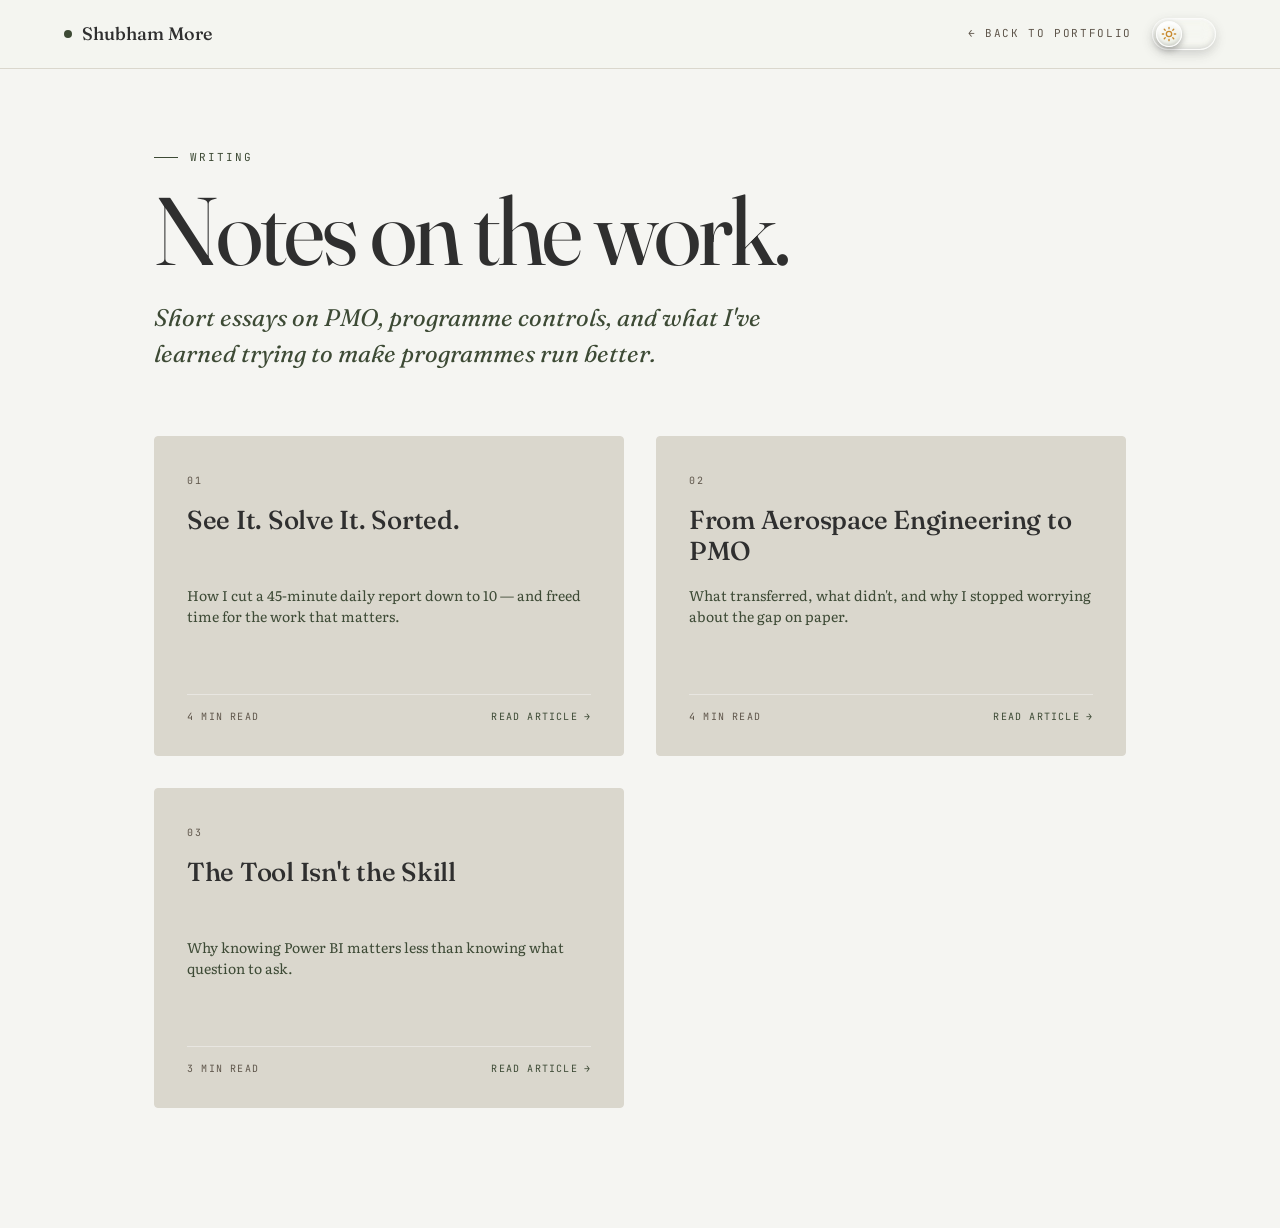
<file: articles.html>
<!DOCTYPE html>
<html lang="en">
<head>
<meta charset="UTF-8">
<meta name="viewport" content="width=device-width, initial-scale=1">
<title>Writing — Shubham More</title>
<meta name="description" content="Articles on PMO, process improvement, and the craft of programme controls.">
<link rel="canonical" href="https://shubhamdmore.netlify.app/articles.html">
<meta name="theme-color" content="#3D4A35">
<link rel="icon" href="/favicon.ico" sizes="any">
<link rel="icon" type="image/svg+xml" href="/favicon.svg">
<link rel="icon" type="image/png" sizes="32x32" href="/favicon-32x32.png">
<link rel="icon" type="image/png" sizes="16x16" href="/favicon-16x16.png">
<link rel="apple-touch-icon" href="/apple-touch-icon.png">
<link rel="manifest" href="/site.webmanifest">
<meta property="og:type" content="website">
<meta property="og:site_name" content="Shubham More">
<meta property="og:title" content="Writing — Shubham More">
<meta property="og:description" content="Articles on PMO, process improvement, and the craft of programme controls.">
<meta property="og:url" content="https://shubhamdmore.netlify.app/articles.html">
<meta property="og:image" content="https://shubhamdmore.netlify.app/og-image.png">
<meta property="og:image:width" content="1200">
<meta property="og:image:height" content="630">
<meta property="og:image:alt" content="Shubham More — Bringing structure to the beautifully unstructured.">
<meta name="twitter:card" content="summary_large_image">
<meta name="twitter:title" content="Writing — Shubham More">
<meta name="twitter:description" content="Articles on PMO, process improvement, and the craft of programme controls.">
<meta name="twitter:image" content="https://shubhamdmore.netlify.app/og-image.png">
<link rel="preconnect" href="https://fonts.googleapis.com">
<link rel="preconnect" href="https://fonts.gstatic.com" crossorigin>
<link href="https://fonts.googleapis.com/css2?family=Fraunces:ital,opsz,wght@0,9..144,300;0,9..144,400;0,9..144,500;1,9..144,400&family=Literata:ital,opsz,wght@0,7..72,400;0,7..72,500;1,7..72,400&family=JetBrains+Mono:wght@400;500&display=swap" rel="stylesheet">
<script>/* Apply saved theme before first paint — prevents a flash. Default is light for every device (OS setting ignored). */
(function(){try{var t=localStorage.getItem('theme')==='dark'?'dark':'light';document.documentElement.setAttribute('data-theme',t);}catch(e){}})();</script>
<link rel="stylesheet" href="css/variables.css">
<link rel="stylesheet" href="css/theme-toggle.css">
<style>
* { box-sizing: border-box; margin: 0; padding: 0; }
html { scroll-behavior: smooth; }
body { font-family: var(--f-body); font-size: 16px; line-height: 1.6; color: var(--text); background: var(--paper); -webkit-font-smoothing: antialiased; }
a { color: inherit; text-decoration: none; }

.nav { position: sticky; top: 0; z-index: 100; background: var(--nav-bg); backdrop-filter: saturate(140%) blur(10px); -webkit-backdrop-filter: saturate(140%) blur(10px); border-bottom: 1px solid var(--line); }
.nav-inner { display: flex; justify-content: space-between; align-items: center; padding: 18px var(--pad-x); }
.nav-logo { font-family: var(--f-display); font-size: 18px; font-weight: 500; color: var(--ink-deep); display: flex; align-items: center; gap: 10px; }
.nav-logo .dot { width: 8px; height: 8px; border-radius: 50%; background: var(--brand); }
.nav-right { display: flex; align-items: center; gap: 20px; }
.nav-back { font-family: var(--f-mono); font-size: 11px; letter-spacing: 0.15em; text-transform: uppercase; color: var(--text-dim); transition: color .15s; }
.nav-back:hover { color: var(--brand); }

.hub { max-width: 1100px; margin: 0 auto; padding: 80px var(--pad-x) 120px; }
.hub-eyebrow { font-family: var(--f-mono); font-size: 11px; letter-spacing: 0.18em; text-transform: uppercase; color: var(--brand); margin-bottom: 18px; display: flex; align-items: center; gap: 12px; }
.hub-eyebrow::before { content: ""; width: 24px; height: 1px; background: var(--brand); }
.hub h1 { font-family: var(--f-display); font-size: clamp(48px, 8vw, 96px); font-weight: 400; line-height: 0.95; color: var(--ink-deep); letter-spacing: -0.03em; margin-bottom: 24px; }
.hub-intro { font-family: var(--f-display); font-size: clamp(20px, 2.2vw, 24px); font-weight: 400; line-height: 1.5; color: var(--brand); font-style: italic; max-width: 640px; margin-bottom: 64px; }

.article-grid { display: grid; grid-template-columns: repeat(auto-fit, minmax(320px, 1fr)); gap: 32px; }

.article-card { background: var(--paper-warm); border: 1px solid var(--line); border-radius: 4px; padding: 36px 32px 30px; display: flex; flex-direction: column; gap: 16px; transition: transform .25s, border-color .25s, box-shadow .25s; cursor: pointer; min-height: 320px; }
.article-card:hover { transform: translateY(-4px); border-color: var(--brand); box-shadow: 0 14px 40px rgba(0,0,0,0.12); }

.card-num { font-family: var(--f-mono); font-size: 10px; letter-spacing: 0.18em; text-transform: uppercase; color: var(--text-dim); min-height: 16px; }
.card-title { font-family: var(--f-display); font-size: 26px; font-weight: 500; line-height: 1.2; color: var(--ink-deep); letter-spacing: -0.01em; min-height: 64px; }
.card-subtitle { font-size: 14px; line-height: 1.55; color: var(--brand); flex: 1; }
.card-foot { display: flex; justify-content: space-between; align-items: center; padding-top: 14px; border-top: 1px solid var(--line-soft); font-family: var(--f-mono); font-size: 10px; letter-spacing: 0.12em; text-transform: uppercase; color: var(--text-dim); }
.card-foot .read { color: var(--brand); display: flex; align-items: center; gap: 6px; }
.card-foot .read .arrow { transition: transform .2s; }
.article-card:hover .card-foot .read .arrow { transform: translateX(4px); }

@media (max-width: 600px) {
  .hub { padding: 50px var(--pad-x) 80px; }
  .article-card { padding: 28px 24px 24px; min-height: auto; }
  .card-title { font-size: 22px; }
}
</style>
</head>
<body>

<nav class="nav">
  <div class="nav-inner">
    <a class="nav-logo" href="index.html"><span class="dot"></span>Shubham More</a>
    <div class="nav-right">
      <a class="nav-back" href="index.html">← Back to portfolio</a>
      <button class="theme-toggle" id="themeToggle" role="switch" aria-checked="false" aria-label="Switch to dark mode" title="Toggle dark mode" type="button">
        <span class="tt-track">
          <span class="tt-knob">
            <svg class="tt-icon tt-sun" viewBox="0 0 24 24" fill="none" stroke="currentColor" stroke-width="2" stroke-linecap="round" stroke-linejoin="round" aria-hidden="true"><circle cx="12" cy="12" r="4"/><path d="M12 2v2M12 20v2M4.9 4.9l1.4 1.4M17.7 17.7l1.4 1.4M2 12h2M20 12h2M4.9 19.1l1.4-1.4M17.7 6.3l1.4-1.4"/></svg>
            <svg class="tt-icon tt-moon" viewBox="0 0 24 24" fill="none" stroke="currentColor" stroke-width="2" stroke-linecap="round" stroke-linejoin="round" aria-hidden="true"><path d="M21 12.8A9 9 0 1 1 11.2 3a7 7 0 0 0 9.8 9.8z"/></svg>
          </span>
        </span>
      </button>
    </div>
  </div>
</nav>

<main class="hub">
  <div class="hub-eyebrow">Writing</div>
  <h1>Notes on the work.</h1>
  <p class="hub-intro">Short essays on PMO, programme controls, and what I've learned trying to make programmes run better.</p>
  
  <div class="article-grid">
    
    <a class="article-card" href="article-see-it.html">
      <div class="card-num">01</div>
      <div class="card-title">See It. Solve It. Sorted.</div>
      <div class="card-subtitle">How I cut a 45-minute daily report down to 10 — and freed time for the work that matters.</div>
      <div class="card-foot">
        <span>4 min read</span>
        <span class="read">Read article <span class="arrow">→</span></span>
      </div>
    </a>
    
    <a class="article-card" href="article-aerospace-to-pmo.html">
      <div class="card-num">02</div>
      <div class="card-title">From Aerospace Engineering to PMO</div>
      <div class="card-subtitle">What transferred, what didn't, and why I stopped worrying about the gap on paper.</div>
      <div class="card-foot">
        <span>4 min read</span>
        <span class="read">Read article <span class="arrow">→</span></span>
      </div>
    </a>
    
    <a class="article-card" href="article-tool-skill.html">
      <div class="card-num">03</div>
      <div class="card-title">The Tool Isn't the Skill</div>
      <div class="card-subtitle">Why knowing Power BI matters less than knowing what question to ask.</div>
      <div class="card-foot">
        <span>3 min read</span>
        <span class="read">Read article <span class="arrow">→</span></span>
      </div>
    </a>
    
  </div>
</main>

<script src="js/theme.js"></script>
</body>
</html>
</file>
<file: css/base-mobile.css>
/* vietnamese */
/* latin-ext */
/* latin */
/* vietnamese */
/* latin-ext */
/* latin */
/* cyrillic-ext */
/* cyrillic */
/* vietnamese */
/* latin-ext */
/* latin */
/* cyrillic-ext */
/* cyrillic */
/* vietnamese */
/* latin-ext */
/* latin */
/* latin-ext */
/* latin */
/* latin-ext */
/* latin */
/* cyrillic-ext */
/* cyrillic */
/* greek-ext */
/* greek */
/* vietnamese */
/* latin-ext */
/* latin */
/* cyrillic-ext */
/* cyrillic */
/* greek-ext */
/* greek */
/* vietnamese */
/* latin-ext */
/* latin */
/* cyrillic-ext */
/* cyrillic */
/* greek-ext */
/* greek */
/* vietnamese */
/* latin-ext */
/* latin */
/* cyrillic-ext */
/* cyrillic */
/* greek-ext */
/* greek */
/* vietnamese */
/* latin-ext */
/* latin */
/* cyrillic-ext */
/* cyrillic */
/* greek */
/* vietnamese */
/* latin-ext */
/* latin */
/* cyrillic-ext */
/* cyrillic */
/* greek */
/* vietnamese */
/* latin-ext */
/* latin */
/* cyrillic */
/* vietnamese */
/* latin-ext */
/* latin */
/* cyrillic */
/* vietnamese */
/* latin-ext */
/* latin */
/* cyrillic */
/* vietnamese */
/* latin-ext */
/* latin */
/* vietnamese */
/* latin-ext */
/* latin */
/* vietnamese */
/* latin-ext */
/* latin */
/* vietnamese */
/* latin-ext */
/* latin */
/* vietnamese */
/* latin-ext */
/* latin */
@media (max-width: 900px) { 
  #dash-kpis { grid-template-columns: repeat(3, 1fr) !important; gap: 10px !important; } 
  .dash-grid-responsive { grid-template-columns: 1fr !important; gap: 32px !important; } 
}
@media (max-width: 600px) {
  #dash-kpis { grid-template-columns: repeat(2, 1fr) !important; gap: 8px !important; }
  .dash-tabs { flex-wrap: wrap !important; gap: 6px !important; width: 100%; }
  .dash-tab { padding: 7px 10px !important; font-size: 9px !important; flex: 0 0 auto; }
  .dash-panel { padding: 18px !important; }
  .dash-bar { flex-direction: column !important; align-items: flex-start !important; gap: 14px !important; }
  .dash-bar-left { font-size: 9px !important; flex-wrap: wrap; }
  #burnChart { max-height: 220px !important; }
  .dash-panel table { font-size: 11px !important; display: block; overflow-x: auto; white-space: nowrap; -webkit-overflow-scrolling: touch; }
  .dash-panel table thead th, .dash-panel table tbody td { padding: 6px 8px !important; }
}

@media (max-width: 600px) {
  .channel { grid-template-columns: 70px minmax(0, 1fr) 20px !important; gap: 12px !important; padding: 16px 0 !important; }
  .channel .val { font-size: 14px !important; }
  .channel .ic { font-size: 9px !important; }
  .contact-form a { font-size: 10px !important; padding: 12px 18px !important; }
  body { overflow-x: hidden; }
  .container { overflow: hidden; }
  .skill-item { grid-template-columns: minmax(0, 1fr) auto !important; gap: 10px !important; }
  .skill-item .name { font-size: 14px !important; word-wrap: break-word; min-width: 0; }
  .skill-item .seg-track { display: none !important; }
  .skill-item .level { font-size: 9px !important; min-width: 70px !important; }
}
@media (max-width: 700px) {
  .skill-groups { flex-direction: row !important; flex-wrap: wrap !important; gap: 6px !important; }
  .skill-group-btn { flex: 0 0 auto !important; padding: 8px 12px !important; border-bottom: none !important; border: 1px solid var(--line) !important; }
  .skill-group-btn .count { display: none; }
  .skill-item { grid-template-columns: 1fr auto !important; gap: 12px !important; }
  .skill-item .seg-track { display: none !important; }
  .skill-item .level { font-size: 10px !important; min-width: 80px !important; }
}</style>
</file>
<file: css/variables.css>
:root {
  /* ── Modern PMO Palette · LIGHT (default) ──────────────────
     Values here are the exact colours the site uses today, so
     light mode is unchanged. Dark mode below only re-points the
     same tokens to darker equivalents. ── */
  --ink: #A8BBA2;            /* Sage — accent / hero (same in both modes) */
  --ink-deep: #2F2F2F;       /* Graphite — headings */
  --ink-soft: #B7A99A;       /* Taupe — secondary */
  --paper: #F5F5F2;          /* Off-white — page background */
  --paper-warm: #DAD7CD;     /* Stone — card / tile surfaces */
  --surface: #F5F5F2;
  --text: #2F2F2F;           /* Graphite body text */
  --text-dim: #5F564B;       /* Taupe (darkened to meet WCAG AA on light backgrounds) */
  --line: #DAD7CD;           /* Stone borders */
  --line-soft: #E8E6E1;
  --accent: #A8BBA2;         /* Sage */
  --dash-bg: #2F2F2F;

  /* Role tokens introduced for theming (light = today's colours) */
  --section-alt: #E8E5DE;    /* alt section band background */
  --interest-bg: #E8E4DC;    /* "Other Side" tile background */
  --surface-deep: #3D4A35;   /* Dark Olive — dashboard panels, timeline cards, KPI band */
  --surface-deep-hi: #4A5A3F;/* lifted olive — active timeline card */
  --brand: #3D4A35;          /* Dark Olive used as TEXT / borders (nav links, labels, idx) */
  --muted-olive: #4C5741;    /* soft olive detail text (darkened to meet WCAG AA) */
  --on-deep: #F5F5F2;        /* light text that sits ON dark-olive surfaces (constant) */
  --label-on-deep: #DAD7CD;  /* muted stone label on dark-olive surfaces */
  --nav-bg: rgba(244,245,240,0.78);   /* frosted nav bar background */
  --glass-card-bg: rgba(245,245,242,0.92); /* timeline float card (frosted) */
  /* Clear-glass capsule (matches the timeline scrubber handle). "onlight" =
     surfaces that are light in light mode / dark in dark mode (nav, dashboard
     view switcher, skills filter); "ondark" = always-dark surfaces (dashboard
     panel tabs). */
  --capsule-onlight-fill: rgba(255,255,255,0.50);
  --capsule-onlight-rim: rgba(255,255,255,0.85);
  --capsule-onlight-hover: rgba(255,255,255,0.28);
  --capsule-ondark-fill: rgba(255,255,255,0.13);
  --capsule-ondark-rim: rgba(255,255,255,0.50);
  --capsule-shadow: 0 4px 12px rgba(0,0,0,0.16), inset 0 1px 2px rgba(255,255,255,0.75), inset 0 -2px 5px rgba(0,0,0,0.10);

  --f-display: "Fraunces", Georgia, serif;
  --f-body: "Literata", Georgia, serif;
  --f-mono: "JetBrains Mono", ui-monospace, monospace;
  --pad-x: clamp(24px, 5vw, 80px);
  --t-hero: clamp(52px, 9vw, 148px);
  --t-h2: clamp(32px, 4vw, 56px);

  color-scheme: light;
}

/* ── Modern PMO Palette · DARK ──────────────────────────────
   Only the tokens that must change are re-pointed. Sage accent
   and the dashboard status colours (green/amber/red) stay the
   same in both modes. ── */
:root[data-theme="dark"] {
  --ink-deep: #F1F0E9;       /* headings → soft off-white */
  --ink-soft: #A8A294;
  --paper: #171911;          /* page background → deep warm olive-charcoal */
  --paper-warm: #24271D;     /* card / tile surfaces */
  --surface: #171911;
  --text: #E6E5DD;           /* body text → soft off-white */
  --text-dim: #A8A294;
  --line: #333829;
  --line-soft: #2A2E20;
  --dash-bg: #171911;

  --section-alt: #1D2016;
  --interest-bg: #1D2016;
  --surface-deep: #2B3123;   /* olive panels lift above the page */
  --surface-deep-hi: #353D2C;
  --brand: #B9CBB2;          /* dark-olive-as-text → light sage-olive */
  --muted-olive: #8FA085;
  --on-deep: #F5F5F2;        /* unchanged — light text on dark panels */
  --label-on-deep: rgba(245,245,242,0.72);
  --nav-bg: rgba(23,25,17,0.72);
  --glass-card-bg: rgba(30,33,24,0.92);
  /* on now-dark surfaces the capsule becomes a subtle light frost */
  --capsule-onlight-fill: rgba(255,255,255,0.16);
  --capsule-onlight-rim: rgba(255,255,255,0.50);
  --capsule-onlight-hover: rgba(255,255,255,0.06);
  --capsule-ondark-fill: rgba(255,255,255,0.13);
  --capsule-ondark-rim: rgba(255,255,255,0.50);

  color-scheme: dark;
}

/* Accessibility: honour reduced-motion for every animation/transition,
   site-wide (this file is linked on every page). The number count-ups are
   additionally short-circuited in js/animations.js, and the email→folder
   morph checks this query directly in js/email-folder-morph.js. */
@media (prefers-reduced-motion: reduce) {
  *, *::before, *::after {
    animation-duration: 0.001ms !important;
    animation-iteration-count: 1 !important;
    transition-duration: 0.001ms !important;
    scroll-behavior: auto !important;
  }
}
</file>
<file: css/base.css>
* { box-sizing: border-box; margin: 0; padding: 0; }
html { scroll-behavior: smooth; scroll-padding-top: 80px; }
body { font-family: var(--f-body); font-size: var(--t-body); line-height: 1.55; color: var(--text); background: var(--paper); -webkit-font-smoothing: antialiased; overflow-x: hidden; }
img { max-width: 100%; display: block; }
a { color: inherit; text-decoration: none; }
button { font-family: inherit; cursor: pointer; border: none; background: none; }

.mono { font-family: var(--f-mono); font-size: 12px; letter-spacing: 0.02em; text-transform: uppercase; color: var(--muted-olive); }
.eyebrow { font-family: var(--f-mono); font-size: 11px; letter-spacing: 0.18em; text-transform: uppercase; color: var(--brand); display: none; }
.eyebrow::before { content: ""; width: 24px; height: 1px; background: var(--ink); display: inline-block; }

.container { max-width: 1440px; margin: 0 auto; padding: 0 var(--pad-x); }
section { padding: var(--pad-section) 0; position: relative; }
#profile { box-shadow: 0 -40px 0 0 var(--section-alt), 0 110px 0 0 var(--section-alt); }
.section-alt { background: var(--section-alt); }
.section-head { display: grid; grid-template-columns: 1fr; gap: 40px; margin-bottom: 64px; align-items: start; }
.section-head .idx { display: none; }
.section-head h2 { font-family: var(--f-display); font-size: var(--t-h2); font-weight: 400; letter-spacing: -0.02em; line-height: 1; color: var(--ink-deep); max-width: 800px; }
.section-head .lead { margin-top: 16px; font-size: 17px; color: var(--brand); max-width: 680px; }
@media (max-width: 700px) { .section-head { grid-template-columns: 1fr; gap: 16px; margin-bottom: 40px; } }
</file>
<file: css/nav.css>
.nav { position: fixed; top: 0; left: 0; right: 0; z-index: 100; backdrop-filter: blur(14px); -webkit-backdrop-filter: blur(14px); background: var(--nav-bg); border-bottom: 1px solid transparent; transition: border-color .2s; transform: translateZ(0); will-change: transform; }
.nav.scrolled { border-color: var(--line); }
.nav-inner { max-width: 1440px; margin: 0 auto; padding: 16px var(--pad-x); display: flex; align-items: center; justify-content: space-between; gap: 32px; }
.nav-logo { font-family: var(--f-display); font-size: 20px; font-weight: 500; color: var(--brand); display: flex; align-items: center; gap: 12px; }
.nav-logo .dot { width: 10px; height: 10px; border-radius: 50%; background: var(--ink); }
.nav-links { display: flex; gap: 32px; align-items: center; }
.nav-links a { font-family: var(--f-mono); font-size: 11px; letter-spacing: 0.15em; text-transform: uppercase; color: var(--brand); transition: color .15s; }
.nav-links a:hover { color: var(--ink); }
.nav-cta { font-family: var(--f-mono); font-size: 11px; letter-spacing: 0.15em; text-transform: uppercase; padding: 10px 18px; border-radius: 999px; color: var(--brand);
  background: var(--capsule-onlight-fill); border: 1px solid var(--capsule-onlight-rim);
  backdrop-filter: blur(6px) saturate(140%); -webkit-backdrop-filter: blur(6px) saturate(140%);
  box-shadow: var(--capsule-shadow); transition: transform .15s, box-shadow .15s, background .15s; }
.nav-cta:hover { color: var(--brand); transform: translateY(-1px); box-shadow: 0 6px 16px rgba(0,0,0,0.20), inset 0 1px 2px rgba(255,255,255,0.85), inset 0 -2px 5px rgba(0,0,0,0.10); }
.nav-right { display: flex; gap: 12px; align-items: center; }
.nav-links .mobile-cta { display: none; }
.nav-burger { display: none; width: 40px; height: 40px; padding: 8px; background: transparent; border: 1px solid var(--ink); border-radius: 8px; cursor: pointer; align-items: center; justify-content: center; flex-direction: column; gap: 5px; }
.nav-burger span { display: block; width: 18px; height: 2px; background: var(--ink); border-radius: 1px; transition: transform .25s, opacity .2s; }
.nav-burger.open span:nth-child(1) { transform: translateY(7px) rotate(45deg); }
.nav-burger.open span:nth-child(2) { opacity: 0; }
.nav-burger.open span:nth-child(3) { transform: translateY(-7px) rotate(-45deg); }
@media (max-width: 1000px) {
  .nav-burger { display: flex; }
  .nav-cta-desktop { display: none !important; }
  .nav-links {
    position: fixed;
    top: 70px;
    left: 0;
    right: 0;
    background: var(--paper);
    border-bottom: 1px solid var(--line);
    flex-direction: column;
    align-items: stretch;
    gap: 0;
    padding: 12px var(--pad-x) 24px;
    transform: translateY(-120%);
    transition: transform .3s cubic-bezier(.2,.8,.2,1);
    box-shadow: 0 16px 40px rgba(46,46,85,0.08);
    max-height: calc(100vh - 70px);
    overflow-y: auto;
    z-index: 99;
    display: flex;
  }
  .nav-links.open { transform: translateY(0); }
  .nav-links a { padding: 16px 0; border-bottom: 1px solid var(--line-soft); font-size: 13px; }
  .nav-links .mobile-cta {
    display: block;
    margin-top: 16px;
    padding: 14px 20px;
    border: 1px solid var(--ink);
    border-radius: 999px;
    text-align: center;
    color: var(--ink);
  }
}
</file>
<file: css/sections/hero.css>
.hero { min-height: 100vh; padding: 140px var(--pad-x) 80px; display: flex; flex-direction: column; justify-content: space-between; position: relative; background: var(--paper); }
.hero-grid { position: absolute; inset: 0; background-image: linear-gradient(to right, var(--line-soft) 1px, transparent 1px), linear-gradient(to bottom, var(--line-soft) 1px, transparent 1px); background-size: 80px 80px; opacity: 0.5; pointer-events: none; mask-image: linear-gradient(to bottom, rgba(0,0,0,0.6), transparent 80%); }
.hero-top { display: grid; grid-template-columns: 1fr auto; gap: 32px; font-family: var(--f-mono); font-size: 11px; letter-spacing: 0.15em; color: var(--brand); text-transform: uppercase; position: relative; }
.hero-top .meta { display: flex; gap: 40px; flex-wrap: wrap; }
.hero-top .meta span b { color: var(--brand); font-weight: 500; }
.hero-loc { display: inline-flex; align-items: center; gap: 6px; justify-self: end; }
.hero-loc svg { width: 11px; height: 13px; flex-shrink: 0; }
.hero-main { display: grid; grid-template-columns: 1fr; gap: 80px; align-items: end; position: relative; margin-top: auto; padding-top: 1.2em; }
@media (max-width: 900px) { .hero-main { grid-template-columns: 1fr; gap: 40px; } }
.hero-name { font-family: var(--f-display); font-size: var(--t-hero); font-weight: 400; line-height: 0.9; color: var(--ink-deep); letter-spacing: -0.035em; }
.hero-name .ital { font-style: italic; color: var(--ink); }
.hero-lead { font-family: var(--f-display); font-style: italic; font-weight: 400; font-size: clamp(24px, 3vw, 40px); line-height: 1.25; letter-spacing: -0.01em; color: var(--brand); margin-top: 24px; max-width: 900px; }
.hero-tagline { margin-top: 24px; font-size: 19px; line-height: 1.5; color: var(--text); max-width: 720px; }
.hero-typer { font-family: var(--f-mono); font-size: 12px; letter-spacing: 0.12em; text-transform: uppercase; color: var(--brand); margin-top: 20px; display: flex; align-items: center; gap: 10px; }
.hero-typer::before { content: ">"; color: var(--ink-soft); }
.caret { display: inline-block; width: 8px; height: 1.1em; background: var(--ink); margin-left: 4px; vertical-align: middle; animation: blink 1s steps(1) infinite; }
@keyframes blink { 50% { opacity: 0; } }
.hero-portrait { aspect-ratio: 4/5; border-radius: 4px; background: var(--ink-deep); position: relative; overflow: hidden; }
.hero-portrait::before { content: ""; position: absolute; inset: 0; background-image: repeating-linear-gradient(45deg, rgba(244,245,240,0.04) 0 2px, transparent 2px 14px); }
.portrait-label { position: absolute; bottom: 16px; left: 16px; right: 16px; font-family: var(--f-mono); font-size: 10px; letter-spacing: 0.2em; text-transform: uppercase; color: rgba(244,245,240,0.7); display: flex; justify-content: space-between; z-index: 2; }
.portrait-silhouette { position: absolute; inset: 0; display: flex; align-items: flex-end; justify-content: center; }
.portrait-silhouette svg { width: 60%; height: auto; opacity: 0.9; }
.hero-foot { display: grid; grid-template-columns: repeat(4, 1fr); gap: 24px; margin-top: 80px; padding: 28px 32px 28px; background: var(--surface-deep); border-radius: 8px; text-align: center; max-width: calc(100% - 80px); margin-left: auto; margin-right: auto; }
.hero-foot .kpi-num { color: #F5F5F2; }
.hero-foot .kpi-label { color: rgba(245,245,242,0.7); }
.hero-foot .kpi-sub { color: rgba(245,245,242,0.5); }
@media (max-width: 700px) { .hero-foot { grid-template-columns: repeat(2, 1fr); } }
.kpi-cell .kpi-num { font-family: var(--f-display); font-size: 54px; line-height: 1; color: #F5F5F2; letter-spacing: -0.02em; }
/* morph icon inside the (dark) hero stat band — sized to the KPI number,
   light stroke so it reads on the olive band */
.hero-foot .kpi-num .morph-icon { justify-content: center; }
.hero-foot .kpi-num .morph-icon svg { width: 46px; height: 46px; }
.hero-foot .kpi-num .morph-icon .morph-path, .hero-foot .kpi-num .morph-icon .morph-flap { stroke: var(--on-deep); }
.kpi-cell .kpi-label { font-family: var(--f-mono); font-size: 11px; letter-spacing: 0.15em; text-transform: uppercase; color: rgba(245,245,242,0.75); margin-top: 12px; }
.kpi-cell .kpi-sub { font-size: 13px; color: rgba(245,245,242,0.5); margin-top: 4px; }
</file>
<file: css/sections/profile.css>
.profile-body { display: grid; grid-template-columns: 1fr; gap: 80px; align-items: start; }
@media (max-width: 900px) { .profile-body { grid-template-columns: 1fr; gap: 32px; } }
.profile-body aside .stamp { font-family: var(--f-mono); font-size: 11px; letter-spacing: 0.15em; text-transform: uppercase; color: var(--brand); padding: 8px 0; border-top: 1px solid var(--brand); border-bottom: 1px solid var(--brand); text-align: center; }
.profile-body p { font-size: 20px; line-height: 1.55; color: var(--text); max-width: 1000px; text-wrap: pretty; }
.profile-body .drop::first-letter { font-family: var(--f-display); font-size: 4.2em; float: left; line-height: 0.85; padding: 6px 14px 0 0; color: var(--brand); }
</file>
<file: css/sections/dashboard.css>
.dashboard { background: var(--paper); color: var(--text); padding: var(--pad-section) 0; position: relative; overflow: hidden; }
.dashboard::before { display: none; }
.dashboard .container { position: relative; z-index: 1; }
.dashboard h2 { color: var(--ink-deep); }
.dashboard .section-head .idx { color: var(--brand); border-top-color: var(--brand); }
.dashboard .eyebrow { color: var(--brand); }
.dashboard .section-head .lead { color: var(--brand); }
/* Secondary tray sitting behind the whole dashboard box, so the view
   switcher reads as a proper toggle on a surface (like the tabs inside the
   dark panel) rather than floating on the page. Uses the stone tile token,
   which themes with the rest of the site. */
.dash-frame { background: var(--paper-warm); border: 1px solid var(--line); border-radius: 16px; padding: 22px; }
.dash-panel { background: var(--surface-deep); border: 1px solid rgba(61,74,53,0.5); border-radius: 6px; padding: 32px; }
.dash-bar { display: flex; align-items: center; justify-content: space-between; padding-bottom: 20px; border-bottom: 1px solid rgba(244,245,240,0.1); margin-bottom: 28px; flex-wrap: wrap; gap: 16px; }
.dash-bar-left { display: flex; align-items: center; gap: 14px; font-family: var(--f-mono); font-size: 11px; letter-spacing: 0.15em; text-transform: uppercase; color: var(--label-on-deep); }
.live-dot { width: 8px; height: 8px; border-radius: 50%; background: #6FD196; box-shadow: 0 0 0 0 rgba(111,209,150,0.7); animation: livePulse 2s infinite; }
@keyframes livePulse { 0% { box-shadow: 0 0 0 0 rgba(111,209,150,0.7); } 100% { box-shadow: 0 0 0 10px rgba(111,209,150,0); } }
.dash-tabs { display: flex; gap: 8px; }
.dash-tab { cursor: pointer; -webkit-tap-highlight-color: transparent; touch-action: manipulation; font-family: var(--f-mono); font-size: 10px; letter-spacing: 0.1em; text-transform: uppercase; padding: 7px 14px; border-radius: 999px; color: rgba(244,245,240,0.85); border: 1px solid rgba(244,245,240,0.15); transition: all .15s; }
.dash-tab:hover { color: var(--on-deep); }
.dash-tab.active { color: #F5F5F2; background: transparent; border-color: transparent; }
.dash-chart { display: grid; grid-template-columns: 1fr 240px; gap: 40px; }
@media (max-width: 900px) { .dash-chart { grid-template-columns: 1fr; } }
.chart-holder { position: relative; height: 340px; }
.chart-legend { display: flex; flex-direction: column; gap: 18px; padding-left: 24px; border-left: 1px solid rgba(244,245,240,0.1); }
.legend-item { font-family: var(--f-mono); font-size: 11px; letter-spacing: 0.1em; text-transform: uppercase; color: rgba(244,245,240,0.85); }
.legend-item .swatch { display: inline-block; width: 14px; height: 2px; vertical-align: middle; margin-right: 10px; }
.legend-item .value { display: block; font-family: var(--f-display); font-size: 32px; color: var(--on-deep); letter-spacing: -0.02em; margin-top: 4px; text-transform: none; }
.legend-item .delta { display: inline-block; margin-left: 8px; font-family: var(--f-mono); font-size: 10px; color: #6FD196; }
</file>
<file: css/sections/experience.css>
.gantt { border-top: 1px solid var(--line); }
.gantt-row { display: grid; grid-template-columns: 280px 1fr; gap: 40px; padding: 36px 0; border-bottom: 1px solid var(--line); align-items: start; }
@media (max-width: 900px) { .gantt-row { grid-template-columns: 1fr; gap: 24px; } }
.gantt-meta .role { font-family: var(--f-display); font-size: 26px; line-height: 1.1; color: var(--ink-deep); margin-bottom: 8px; font-weight: 400; }
.gantt-meta .co { font-size: 15px; color: var(--text); margin-bottom: 4px; }
.gantt-meta .sector { font-family: var(--f-mono); font-size: 11px; letter-spacing: 0.1em; text-transform: uppercase; color: var(--text-dim); }
.gantt-meta .dates { margin-top: 16px; font-family: var(--f-mono); font-size: 12px; color: var(--brand); }
.gantt-viz { display: flex; flex-direction: column; gap: 12px; }
.gantt-timeline { position: relative; height: 36px; border-radius: 4px; background: rgba(61,74,53,0.08); border: 1px solid rgba(61,74,53,0.2); }
.gantt-timeline .bar { position: absolute; top: 0; bottom: 0; background: rgba(61,74,53,0.85); backdrop-filter: blur(8px); -webkit-backdrop-filter: blur(8px); border-right: 1px solid rgba(61,74,53,0.4); box-shadow: inset 0 1px 0 rgba(255,255,255,0.08), 0 2px 8px rgba(61,74,53,0.2); display: flex; align-items: center; padding: 0 14px; color: #F5F5F2; font-family: var(--f-mono); font-size: 11px; letter-spacing: 0.08em; text-transform: uppercase; transition: transform .4s cubic-bezier(.2,.8,.2,1); transform-origin: left; transform: scaleX(0); }
.gantt-timeline.in-view .bar { transform: scaleX(1); }
.gantt-timeline .bar.current::after { content: ""; position: absolute; right: -3px; top: -3px; bottom: -3px; width: 3px; background: var(--accent); }
.gantt-axis { display: flex; justify-content: space-between; font-family: var(--f-mono); font-size: 10px; letter-spacing: 0.1em; color: var(--text-dim); text-transform: uppercase; }
.gantt-bullets { list-style: none; margin-top: 20px; display: grid; gap: 10px; }
.gantt-bullets li { display: grid; grid-template-columns: 32px 1fr; gap: 12px; font-size: 15px; line-height: 1.5; color: var(--text); }
.gantt-bullets li .dash { display: block; height: 1px; background: var(--ink); width: 20px; margin-top: 12px; }
</file>
<file: css/sections/achievements.css>
.ach-grid { display: grid; grid-template-columns: repeat(2, 1fr); gap: 16px; background: transparent; border: none; }
@media (max-width: 700px) { .ach-grid { grid-template-columns: 1fr; } }
.ach-card { background: var(--paper-warm); padding: 48px 40px; position: relative; min-height: 320px; display: grid; grid-template-rows: auto 1fr; border-radius: 6px; transition: filter .2s; }
.ach-card:hover { filter: brightness(0.97); }
.ach-card .ach-headline { margin-top: 12px; }
.ach-card .num-row { display: flex; align-items: baseline; gap: 10px; height: clamp(72px, 9vw, 130px); }
.ach-card .num { font-family: var(--f-display); font-size: clamp(80px, 10vw, 144px); line-height: 0.9; color: var(--brand); letter-spacing: -0.04em; }
.ach-card .suffix { font-family: var(--f-display); font-size: clamp(36px, 4vw, 56px); color: var(--brand); }
.ach-card .ach-headline { font-family: var(--f-display); font-size: 22px; color: var(--brand); font-weight: 500; margin-top: 0; max-width: 420px; }
.ach-card > div:first-child { height: 220px; display: flex; flex-direction: column; justify-content: flex-end; padding-bottom: 24px; }
.ach-card .ach-detail { font-size: 15px; color: var(--muted-olive); margin-top: 16px; max-width: 460px; line-height: 1.55; }
/* email→folder morph icon (shared: Card 2 + hero stat band) */
.morph-icon { display: inline-flex; }
.morph-icon svg { display: block; overflow: visible; }
.morph-icon .morph-path, .morph-icon .morph-flap { fill: none; stroke: var(--brand); stroke-width: 1.4; stroke-linecap: round; stroke-linejoin: round; }
.morph-icon .morph-flap { transition: opacity 80ms linear; }
/* Card 2: match the display-number box (clamp(80px,10vw,144px) × 0.9 line
   height) so the icon reads at number size and the 01/04 · 02/04 labels
   line up across the cards */
.ach-card .morph-icon svg { width: clamp(72px, 9vw, 130px); height: clamp(72px, 9vw, 130px); }
</file>
<file: css/sections/skills.css>
.skills-wrap { display: grid; grid-template-columns: 220px 1fr; gap: 80px; align-items: start; }
@media (max-width: 900px) { .skills-wrap { grid-template-columns: 1fr; gap: 40px; } }
.skill-groups { display: flex; flex-direction: column; gap: 8px; }
.skill-group-btn { cursor: pointer; -webkit-tap-highlight-color: transparent; touch-action: manipulation; font-family: var(--f-mono); font-size: 11px; letter-spacing: 0.12em; text-transform: uppercase; color: var(--brand); text-align: left; padding: 10px 18px; transition: color .15s; display: flex; justify-content: space-between; align-items: center; border-radius: 999px; background: transparent; border: 1px solid var(--brand); margin-bottom: 0; position: relative; z-index: 1; }
.skill-group-btn:hover { color: var(--brand); background: var(--capsule-onlight-hover); }
.skill-group-btn.active { color: var(--brand); font-weight: 600; background: transparent; border-color: transparent; }
.skill-group-btn.active .count { color: var(--brand); opacity: 0.55; }
.skill-group-btn .count { opacity: 0.4; }
.skill-list { display: grid; gap: 18px; }
.skill-item { display: grid; grid-template-columns: 1fr auto auto; gap: 24px; align-items: center; padding: 14px 0; border-bottom: 1px solid var(--line-soft); transition: opacity .2s; }
.skill-item.hidden { display: none; }
.skill-item .name { font-size: 17px; color: var(--text); }
.skill-item .level { font-family: var(--f-mono); font-size: 11px; letter-spacing: 0.08em; color: var(--brand); text-align: right; min-width: 100px; }
.seg-track { display: inline-flex; gap: 3px; }
.seg-track .seg { width: 22px; height: 4px; background: var(--line); border-radius: 1px; transition: background .4s ease; }
.skill-item.in-view[data-level="1"] .seg-track .seg:nth-child(1),
.skill-item.in-view[data-level="2"] .seg-track .seg:nth-child(-n+2),
.skill-item.in-view[data-level="3"] .seg-track .seg { background: var(--brand); }
</file>
<file: css/sections/education.css>
.edu-grid { display: grid; grid-template-columns: 1fr 1fr; gap: 64px; align-items: start; }
@media (max-width: 800px) { .edu-grid { grid-template-columns: 1fr; gap: 48px; } }
.edu-col h3 { font-family: var(--f-display); font-size: 24px; font-weight: 500; color: var(--brand); margin-bottom: 24px; }
.edu-item { padding: 24px 0; border-bottom: none; display: grid; grid-template-columns: 1fr auto; gap: 16px; align-items: start; }
.edu-item .title { font-size: 17px; color: var(--brand); font-weight: 500; margin-bottom: 6px; }
.edu-item .issuer { font-size: 14px; color: var(--brand); margin-bottom: 4px; }
.edu-item .dtl { font-family: var(--f-mono); font-size: 11px; color: var(--brand); }
.edu-item .pill { font-family: var(--f-mono); font-size: 10px; letter-spacing: 0.12em; text-transform: uppercase; padding: 5px 10px; border-radius: 999px; background: var(--paper-warm); color: var(--ink); white-space: nowrap; }
.edu-item .pill.progress { background: var(--ink); color: var(--paper); }
</file>
<file: css/sections/interests.css>
.int-list { display: grid; grid-template-columns: repeat(2, 1fr); gap: 24px; }
@media (max-width: 600px) { .int-list { grid-template-columns: 1fr; } }
.int-item { background: var(--interest-bg); border-radius: 6px; padding: 52px 48px; display: flex; flex-direction: column; transition: filter .2s; min-height: 300px; }
.int-item:hover { filter: brightness(0.96); }
.int-item .int-idx { font-family: var(--f-mono); font-size: 11px; color: var(--muted-olive); margin-bottom: 16px; }
.int-item .int-label { font-family: var(--f-display); font-size: 28px; font-weight: 500; color: var(--brand); line-height: 1.2; margin-bottom: 18px; }
.int-item .int-detail { font-size: 15px; color: var(--muted-olive); line-height: 1.65; }
</file>
<file: css/sections/contact.css>
.contact { background: #3D4A35; color: var(--paper); }
.contact h2 { color: var(--paper); }
.contact .section-head .idx { color: rgba(245,245,242,0.6); border-top-color: rgba(245,245,242,0.3); }
.contact .section-head .lead { color: rgba(245,245,242,0.7); }
.contact .eyebrow { color: var(--paper-warm); }
.contact .eyebrow::before { background: var(--paper-warm); }
.contact-grid { display: grid; grid-template-columns: 1fr 1fr; gap: 80px; }
@media (max-width: 900px) { .contact-grid { grid-template-columns: 1fr; gap: 48px; } }
.contact-channels { display: grid; gap: 20px; }
.channel { display: grid; grid-template-columns: 80px minmax(0, 1fr) auto; gap: 20px; align-items: center; padding: 24px 0; border-bottom: 1px solid rgba(244,245,240,0.15); color: var(--paper); transition: padding .15s; }
.channel:hover { padding-left: 8px; }
.channel .ic { font-family: var(--f-mono); font-size: 11px; letter-spacing: 0.1em; color: rgba(244,245,240,0.5); }
.channel .val { font-family: var(--f-display); font-size: 22px; color: var(--paper); letter-spacing: -0.22px; word-break: break-all; overflow-wrap: anywhere; min-width: 0; }
.channel .arr { font-family: var(--f-mono); font-size: 14px; color: var(--paper); }
.contact-form { display: grid; gap: 16px; }
.contact-form label { display: block; font-family: var(--f-mono); font-size: 11px; letter-spacing: 0.12em; text-transform: uppercase; color: rgba(244,245,240,0.6); margin-bottom: 8px; }
.contact-form input, .contact-form textarea { width: 100%; background: transparent; border: none; border-bottom: 1px solid rgba(244,245,240,0.2); color: var(--paper); font-family: var(--f-body); font-size: 17px; padding: 12px 0; outline: none; transition: border-color .15s; }
.contact-form input:focus, .contact-form textarea:focus { border-bottom-color: var(--paper); }
.contact-form textarea { min-height: 80px; resize: vertical; }
.contact-form button { margin-top: 16px; font-family: var(--f-mono); font-size: 12px; letter-spacing: 0.15em; text-transform: uppercase; padding: 16px 28px; background: var(--paper); color: var(--ink-deep); border-radius: 999px; justify-self: start; transition: transform .15s; }
.contact-form button:hover { transform: translateX(4px); }
.contact-form .success { font-family: var(--f-mono); font-size: 12px; color: #6FD196; opacity: 0; transition: opacity .25s; }
.contact-form .success.show { opacity: 1; }
</file>
<file: css/misc.css>
.foot { padding: 40px var(--pad-x); background: var(--ink-deep); color: rgba(244,245,240,0.55); font-family: var(--f-mono); font-size: 11px; letter-spacing: 0.1em; text-transform: uppercase; border-top: 1px solid rgba(244,245,240,0.08); display: flex; justify-content: space-between; flex-wrap: wrap; gap: 16px; }

.reveal { opacity: 0; transform: translateY(24px); transition: opacity .8s cubic-bezier(.2,.8,.2,1), transform .8s cubic-bezier(.2,.8,.2,1); }
.reveal.in { opacity: 1; transform: none; }

@media print { .nav { display: none; } .dashboard { background: white; color: black; } }
</file>
<file: css/sections/dashboard-sqcdpi.css>
/* SQCDPI Dashboard */
.dash-switcher { display: inline-flex; gap: 4px; padding: 0; background: transparent; border: none; border-radius: 999px; margin-bottom: 24px; }
/* Inactive = muted with a faint rule; active = strong brand text over the
   glass pill. The clear active/inactive contrast (plus the pill sitting on
   the stone tray) makes the selected view unambiguous. */
.dash-switch-btn { cursor: pointer; -webkit-tap-highlight-color: transparent; touch-action: manipulation; font-family: var(--f-mono); font-size: 10px; letter-spacing: 0.1em; text-transform: uppercase; padding: 9px 18px; border-radius: 999px; color: var(--muted-olive); border: 1px solid var(--line); background: transparent; transition: color .2s; }
.dash-switch-btn:hover { color: var(--brand); background: var(--capsule-onlight-hover); }
.dash-switch-btn.active { color: var(--brand) !important; font-weight: 500; background: transparent; border-color: transparent; }
.dash-panel .dash-switch-btn { color: rgba(245,245,242,0.5); border-color: rgba(245,245,242,0.25); }
.dash-panel .dash-switch-btn:hover { color: #F5F5F2; background: rgba(245,245,242,0.1); }
.dash-panel .dash-switch-btn.active { color: #F5F5F2; background: rgba(245,245,242,0.15); border-color: rgba(245,245,242,0.4); }

.sq-tile { background: rgba(244,245,240,0.04); border: 1px solid rgba(244,245,240,0.12); border-radius: 4px; padding: 20px 12px 16px; text-align: center; }
.sq-tile .sq-label { font-family: var(--f-mono); font-size: 10px; letter-spacing: 0.12em; text-transform: uppercase; color: rgba(244,245,240,0.85); margin-bottom: 12px; }
.sq-tile svg { width: 100%; max-width: 140px; height: auto; aspect-ratio: 1; display: block; margin: 0 auto; }
.sq-tile .sq-stats { margin-top: 12px; padding-top: 10px; border-top: 1px solid rgba(244,245,240,0.08); }
.sq-tile .sq-count { font-family: var(--f-display); font-size: 22px; line-height: 1; color: var(--on-deep); }
.sq-tile .sq-count .sq-of { color: rgba(244,245,240,0.85); font-size: 16px; margin: 0 3px; }
.sq-tile .sq-pct-line { font-family: var(--f-mono); font-size: 9px; color: rgba(244,245,240,0.85); margin-top: 6px; letter-spacing: 0.06em; }

.sq-actions-section { margin-top: 28px; padding-top: 20px; border-top: 1px solid rgba(244,245,240,0.1); }
.sq-actions-label { font-family: var(--f-mono); font-size: 10px; letter-spacing: 0.15em; text-transform: uppercase; color: rgba(244,245,240,0.85); margin-bottom: 14px; }
.sq-actions-table { width: 100%; border-collapse: collapse; font-size: 12px; color: rgba(244,245,240,0.85); }
.sq-actions-table thead th { font-family: var(--f-mono); font-size: 10px; letter-spacing: 0.1em; text-transform: uppercase; color: rgba(244,245,240,0.85); padding: 10px 8px; border-bottom: 1px solid rgba(244,245,240,0.15); font-weight: 400; text-align: left; }
.sq-actions-table tbody td { padding: 12px 8px; border-bottom: 1px solid rgba(244,245,240,0.06); vertical-align: top; line-height: 1.5; }
.sq-actions-table tbody td:first-child { font-family: var(--f-mono); font-size: 11px; color: rgba(244,245,240,0.85); white-space: nowrap; }
.sq-pillar-tag { display: inline-block; font-family: var(--f-mono); font-size: 9px; letter-spacing: 0.1em; padding: 2px 8px; border-radius: 999px; background: rgba(244,245,240,0.08); color: rgba(244,245,240,0.8); margin-right: 4px; }
.sq-status-pill { font-family: var(--f-mono); font-size: 9px; letter-spacing: 0.1em; text-transform: uppercase; padding: 3px 8px; border-radius: 999px; background: rgba(244,245,240,0.06); }
.sq-actions-empty { font-family: var(--f-mono); font-size: 11px; color: rgba(244,245,240,0.85); letter-spacing: 0.08em; padding: 18px 0; text-align: center; font-style: italic; }

@media (max-width: 900px) {
  #sqcdpi-grid { grid-template-columns: repeat(3, 1fr) !important; }
  .sq-actions-table { font-size: 11px; }
  .sq-actions-table thead th, .sq-actions-table tbody td { padding: 8px 6px; }
}
@media (max-width: 600px) {
  #sqcdpi-grid { grid-template-columns: repeat(2, 1fr) !important; gap: 8px !important; }
  .sq-tile { padding: 14px 8px 12px; }
  .sq-tile .sq-count { font-size: 18px; }
  .sq-tile .sq-label { font-size: 9px; }
  .dash-switch-btn { font-size: 9px !important; padding: 7px 12px !important; }
}
</file>
<file: css/overrides.css>
/* ── MODERN PMO PALETTE OVERRIDES ────────────────────────── */
.dot { background: var(--accent) !important; }
.num { color: var(--accent); }
.suffix { color: var(--accent); }
.ach-headline { color: var(--ink-deep); }
.eyebrow { color: var(--accent); }
.eyebrow::before { background: var(--accent); }
</file>
<file: css/nav-dropdown.css>
/* ── CERTIFIED PILL ───────────────────────────────────────── */
.pill.certified { background: rgba(168,187,162,0.2); color: #2C5E2A; border: 1px solid rgba(168,187,162,0.5); font-weight: 600; font-family: var(--f-mono); font-size: 10px; letter-spacing: 0.12em; text-transform: uppercase; padding: 4px 12px; border-radius: 999px; }

/* ── DROPDOWN NAV ─────────────────────────────────────────── */
.nav-group { position: relative; display: flex; align-items: center; }
.nav-group-btn { font-family: var(--f-mono); font-size: 11px; letter-spacing: 0.15em; text-transform: uppercase; color: var(--brand); background: transparent; border: none; cursor: pointer; display: flex; align-items: center; gap: 4px; padding: 0; transition: color .15s; -webkit-tap-highlight-color: transparent; }
.nav-group-btn:hover { color: #A8BBA2; }
.nav-group-btn.active { color: var(--ink-deep); }
.nav-chevron { font-size: 9px; transition: transform .2s; display: inline-block; }
.nav-group-btn[aria-expanded="true"] .nav-chevron { transform: rotate(180deg); }
.nav-link-plain { font-family: var(--f-mono); font-size: 11px; letter-spacing: 0.15em; text-transform: uppercase; color: var(--brand); transition: color .15s; }
.nav-link-plain:hover, .nav-link-plain.active { color: #A8BBA2; }
.nav-dropdown { position: absolute; top: 100%; left: 50%; transform: translateX(-50%); background: var(--paper); border: 1px solid var(--line); border-radius: 8px; box-shadow: 0 12px 40px rgba(47,47,47,0.1); padding: 16px 8px 8px; min-width: 220px; opacity: 0; visibility: hidden; transition: opacity .2s; z-index: 200; }
.nav-group:hover .nav-dropdown, .nav-group-btn[aria-expanded="true"] + .nav-dropdown { opacity: 1; visibility: visible; transform: translateX(-50%) translateY(0); }
.nav-drop-link { display: block; font-family: var(--f-mono); font-size: 10px; letter-spacing: 0.12em; text-transform: uppercase; color: var(--text-dim); padding: 10px 14px; border-radius: 4px; transition: background .15s, color .15s; }
.nav-drop-link:hover { background: var(--paper-warm); color: var(--ink-deep); }
.nav-card-btn { background: transparent; border: 1px solid var(--brand); border-radius: 6px; padding: 7px 10px; cursor: pointer; color: var(--brand); display: flex; align-items: center; transition: border-color .15s, color .15s; -webkit-tap-highlight-color: transparent; }
.nav-card-btn:hover { border-color: #A8BBA2; color: #A8BBA2; }

/* Mobile nav groups — hidden on desktop */
.mobile-nav-group, .mobile-nav-standalone { display: none; }
@media (max-width: 1000px) {
  .nav-group, .nav-link-plain, .nav-card-btn { display: none; }
  .mobile-nav-group { display: block; border-top: 1px solid var(--line-soft); padding: 12px 0 0; }
  .mobile-nav-label { font-family: var(--f-mono); font-size: 9px; letter-spacing: 0.18em; text-transform: uppercase; color: var(--text-dim); padding: 0 0 8px; }
  .mobile-nav-standalone { display: block; padding: 16px 0; border-bottom: 1px solid var(--line-soft); font-family: var(--f-mono); font-size: 13px; letter-spacing: 0.12em; text-transform: uppercase; color: var(--text-dim); }
  .nav-drop-link { padding: 10px 0; border-bottom: 1px solid var(--line-soft); border-radius: 0; font-size: 12px; }
  .nav-drop-link:last-of-type { border-bottom: none; }
}

/* ── SCROLLSPY ────────────────────────────────────────────── */
.nav-group-btn.scrollspy-active, .nav-link-plain.scrollspy-active { color: var(--ink-deep); }
</file>
<file: css/sections/timeline.css>
/* ── TIMELINE · COVERFLOW ──────────────────────────────────────
   A horizontal coverflow driven by one shared scroll-linked value.
   The section is a tall scroll "track"; its inner content pins
   (position: sticky) and the scroll progress becomes the carousel
   position. See js/timeline.js. ── */

/* Total height = 100vh pinned view + scroll runway. Runway = (height - 100vh)
   drives the 6 milestone transitions, so ~20vh of scroll per milestone. Keep
   this modest so the section doesn't feel like a long dead-scroll stretch. */
#timeline.cf-track { position: relative; background: var(--paper); height: 220vh; padding: 0; margin: 0; }

.cf-sticky {
  position: sticky; top: 0; height: 100vh;
  display: flex; flex-direction: column; align-items: center; justify-content: center;
  gap: 4px; padding: 72px var(--pad-x) 24px; overflow: hidden;
}

.cf-title {
  font-family: var(--f-display); font-weight: 400;
  font-size: clamp(24px, 3.4vw, 40px); line-height: 1;
  color: var(--ink-deep); letter-spacing: -0.01em; margin-bottom: 6px;
}

/* Year above the card — a vertical roller that slides (no fade) */
.cf-yearabove { height: 58px; width: 220px; overflow: hidden; position: relative; text-align: center; }
.cf-yearroll { position: absolute; left: 0; right: 0; top: 0; }
.cf-yritem { height: 58px; display: flex; align-items: center; justify-content: center;
  font-family: var(--f-display); font-size: clamp(34px, 4.4vw, 46px); font-weight: 500; color: var(--brand); }

/* Card row */
.cf-stage { position: relative; width: 100%; height: 220px; margin-top: 2px; touch-action: pan-y; cursor: grab; }
.cf-stage.grabbing { cursor: grabbing; }
.cf-card { position: absolute; left: 50%; top: 50%; width: 340px; height: 200px;
  margin: -100px 0 0 -170px; transform-origin: center center; will-change: transform; }
.cf-card-inner {
  width: 100%; height: 100%; border-radius: 16px; background: var(--surface-deep);
  box-shadow: 0 22px 55px rgba(61,74,53,0.30), inset 0 1px 0 rgba(255,255,255,0.06);
  display: flex; flex-direction: column; align-items: center; justify-content: center;
  text-align: center; padding: 28px 32px; gap: 12px;
}
.cf-card .cf-ti { font-family: var(--f-display); font-size: 24px; font-weight: 500; color: var(--on-deep); line-height: 1.15; }
.cf-card .cf-su { font-family: var(--f-body); font-size: 14.5px; color: rgba(245,245,242,0.78); line-height: 1.5; }

/* Scrubber */
.cf-scrub { position: relative; width: min(680px, 86vw); height: 40px; margin-top: 30px; display: flex; align-items: center; }
.cf-scrub-line { position: absolute; left: 0; right: 0; top: 50%; height: 2px; background: var(--line); border-radius: 2px; transform: translateY(-50%); }
.cf-scrub-fill { position: absolute; left: 0; top: 50%; height: 2px; background: var(--brand); border-radius: 2px; transform: translateY(-50%); width: 0; }
.cf-tick { position: absolute; top: 50%; width: 7px; height: 7px; border-radius: 50%; background: var(--line); transform: translate(-50%,-50%); }
.cf-tick.done { background: var(--brand); }
/* clear / foggy liquid-glass capsule — the line + tick dots show through it */
.cf-handle {
  position: absolute; top: 50%; width: 56px; height: 26px; border-radius: 999px; z-index: 3;
  transform: translate(-50%,-50%); cursor: grab; touch-action: none;
  background: rgba(255,255,255,0.07); border: 1px solid rgba(255,255,255,0.6);
  backdrop-filter: blur(5px) saturate(135%); -webkit-backdrop-filter: blur(5px) saturate(135%);
  box-shadow: 0 4px 12px rgba(0,0,0,0.16), inset 0 1px 2px rgba(255,255,255,0.8), inset 0 -2px 5px rgba(0,0,0,0.10);
}
.cf-handle.grabbing { cursor: grabbing; }

/* Detail panel — same scroll-driven scale+slide as the cards (no fade) */
.cf-detail { position: relative; width: min(720px, 90vw); height: 190px; margin-top: 24px; overflow: hidden; }
.cf-story {
  position: absolute; left: 50%; top: 0; height: 100%; width: min(680px, 88vw);
  margin-left: calc(min(680px, 88vw) / -2);
  display: flex; align-items: center; justify-content: center; text-align: center;
  transform-origin: center center; will-change: transform;
}
.cf-story .cf-bd { font-family: var(--f-body); font-size: 16.5px; color: var(--muted-olive); line-height: 1.8; }

@media (max-width: 700px) {
  .cf-sticky { padding-top: 64px; gap: 2px; }
  .cf-card { width: 78vw; margin-left: -39vw; height: 190px; }
  .cf-card .cf-ti { font-size: 20px; }
  .cf-detail { height: 250px; }
  .cf-story .cf-bd { font-size: 15px; }
}

@media (prefers-reduced-motion: reduce) {
  .cf-card, .cf-story, .cf-yearroll, .cf-handle, .cf-scrub-fill { transition: none !important; }
}
</file>
<file: css/sections/timeline-deck.css>
/* ── TIMELINE · DESKTOP CARD DECK ───────────────────────────────
   Desktop (≥769px) shows a stacked card deck with a 3D arc-to-back
   motion; mobile (≤768px) keeps the coverflow (css/sections/timeline.css).
   This file also does the responsive show/hide between the two. Built by
   js/timeline-deck.js. ── */

/* responsive split: deck on desktop, coverflow on mobile */
#timeline.cf-track { height: auto; }                 /* desktop: normal-height section (no scroll-jack) */
.cf-sticky { display: none; }                        /* desktop: hide the coverflow */
.jd { display: block; }
@media (max-width: 768px) {
  #timeline.cf-track { height: 220vh; }              /* mobile: restore the coverflow's scroll runway */
  .cf-sticky { display: flex; }
  .jd { display: none; }
}

.jd { max-width: 1240px; margin: 0 auto; padding: 24px var(--pad-x) 40px; }
.jd-title { font-family: var(--f-display); font-weight: 400; font-size: var(--t-h2); text-align: center; color: var(--ink-deep); letter-spacing: -0.02em; }
.jd-stage { position: relative; display: grid; grid-template-columns: 116px 1fr 150px; align-items: center; gap: 18px; margin-top: 56px; }

/* ── vertical scrubber (left) ── */
.jd-scrub { position: relative; height: 400px; justify-self: center; }
.jd-scrub-line { position: absolute; left: 50%; top: 0; bottom: 0; width: 2px; background: var(--line); transform: translateX(-50%); border-radius: 2px; }
.jd-scrub-fill { position: absolute; left: 50%; top: 0; width: 2px; background: var(--brand); transform: translateX(-50%); border-radius: 2px; height: 0; transition: height .5s cubic-bezier(.4,0,.2,1); }
.jd-tick { position: absolute; left: 50%; transform: translate(-50%,-50%); }
.jd-tick .dot { width: 8px; height: 8px; border-radius: 50%; background: var(--line); display: block; }
.jd-tick.done .dot { background: var(--brand); }
.jd-tick .yr { position: absolute; right: 20px; top: 50%; transform: translateY(-50%); font-family: var(--f-mono); font-size: 11px; letter-spacing: .1em; color: var(--muted-olive); white-space: nowrap; }
/* glass capsule handle — same material as the coverflow scrubber, vertical */
.jd-handle { position: absolute; left: 50%; width: 30px; height: 56px; border-radius: 999px; transform: translate(-50%,-50%); cursor: grab; touch-action: none; z-index: 3;
  background: rgba(255,255,255,.07); border: 1px solid rgba(255,255,255,.6);
  backdrop-filter: blur(5px) saturate(135%); -webkit-backdrop-filter: blur(5px) saturate(135%);
  box-shadow: 0 4px 12px rgba(0,0,0,.16), inset 0 1px 2px rgba(255,255,255,.8), inset 0 -2px 5px rgba(0,0,0,.1);
  transition: top .5s cubic-bezier(.4,0,.2,1); }
.jd-handle.grabbing { cursor: grabbing; transition: none; }

/* ── deck (centre) ── */
.jd-deckwrap { justify-self: stretch; perspective: 1600px; display: flex; justify-content: center; }
.jd-deck { position: relative; width: min(760px, 100%); height: 300px; transform-style: preserve-3d; }
.jd-card { position: absolute; inset: 0; border-radius: 20px; background: var(--surface-deep); color: var(--on-deep);
  padding: 34px 56px; display: flex; flex-direction: column; align-items: center; justify-content: center; text-align: center;
  box-shadow: 0 26px 60px rgba(61,74,53,.34), inset 0 1px 0 rgba(255,255,255,.06);
  transform: translate3d(0, calc(min(var(--depth),4) * -15px), calc(min(var(--depth),4) * -54px));
  transition: transform .55s cubic-bezier(.4,0,.2,1); will-change: transform; }
.jd-cc { width: 100%; max-width: 600px; }            /* keep text readable inside the wide card */
.jd-card .ti { font-family: var(--f-display); font-size: 28px; font-weight: 500; line-height: 1.15; margin-bottom: 10px; }
.jd-card .su { font-family: var(--f-body); font-size: 15px; color: rgba(245,245,242,.8); line-height: 1.5; margin-bottom: 16px; }
.jd-card .bd { font-family: var(--f-body); font-size: 15px; color: rgba(245,245,242,.72); line-height: 1.75; }
.jd-card::after { content: ""; position: absolute; inset: 0; border-radius: 20px; background: rgba(23,25,17,0); pointer-events: none; transition: background .55s; }
.jd-card:not(.front)::after { background: rgba(23,25,17,.2); }

/* arc: front <-> back, up & over. Depth-4 clamp = back slot (y -60, z -216) */
.jd-card.arc-next { animation: jd-arc-next .64s cubic-bezier(.42,0,.28,1) forwards; }
.jd-card.arc-prev { animation: jd-arc-prev .64s cubic-bezier(.42,0,.28,1) forwards; }
@keyframes jd-arc-next {
  0%   { transform: translate3d(0,0,0) rotateX(0deg); }
  48%  { transform: translate3d(0,-84px,86px) rotateX(-11deg); }
  100% { transform: translate3d(0,-60px,-216px) rotateX(0deg); }
}
@keyframes jd-arc-prev {
  0%   { transform: translate3d(0,-60px,-216px) rotateX(0deg); }
  52%  { transform: translate3d(0,-84px,86px) rotateX(-11deg); }
  100% { transform: translate3d(0,0,0) rotateX(0deg); }
}

/* ── year display (right) ── */
.jd-year { justify-self: center; }
.jd-year-label { font-family: var(--f-mono); font-size: 10px; letter-spacing: .18em; text-transform: uppercase; color: var(--accent); text-align: center; margin-bottom: 6px; }
.jd-year-win { height: 64px; overflow: hidden; position: relative; width: 130px; text-align: center; }
.jd-year-roll { position: absolute; left: 0; right: 0; top: 0; transition: transform .55s cubic-bezier(.4,0,.2,1); }
.jd-year-item { height: 64px; display: flex; align-items: center; justify-content: center; font-family: var(--f-display); font-size: 46px; font-weight: 500; color: var(--brand); }

/* ── arrows (below the card) ── */
.jd-arrows { grid-column: 2; justify-self: center; display: flex; gap: 16px; margin-top: 24px; }
.jd-arrow { width: 52px; height: 52px; border-radius: 50%; border: 1px solid var(--brand); background: transparent; color: var(--brand); cursor: pointer; font-size: 20px; display: flex; align-items: center; justify-content: center; transition: background .2s, color .2s, opacity .2s; }
.jd-arrow:hover:not(:disabled) { background: var(--surface-deep); color: var(--on-deep); }
.jd-arrow:disabled { opacity: .28; cursor: not-allowed; }
.jd-arrow:focus-visible { outline: 2px solid var(--accent); outline-offset: 3px; }

@media (prefers-reduced-motion: reduce) {
  .jd-card, .jd-handle, .jd-year-roll, .jd-scrub-fill { transition: none; }
  .jd-card.arc-next, .jd-card.arc-prev { animation-duration: .001s; }
}
</file>
<file: css/components.css>
/* ── GLASS SLIDING PILL ───────────────────────────────────── */
.dash-switcher, .dash-tabs, .skill-groups {
  position: relative;
}
/* Clear-glass sliding pill — same frosted-glass material as the timeline
   scrubber handle (translucent fill, glossy white rim, blur, layered shadow). */
.glass-pill {
  position: absolute;
  border-radius: 999px;
  pointer-events: none;
  z-index: 0;
  backdrop-filter: blur(6px) saturate(140%);
  -webkit-backdrop-filter: blur(6px) saturate(140%);
  box-shadow: var(--capsule-shadow);
  transition: transform 0.3s cubic-bezier(0.4, 0, 0.2, 1), width 0.3s cubic-bezier(0.4, 0, 0.2, 1), height 0.3s;
}
/* Pills that sit on a theme-following surface (view switcher, skills filter) */
.dash-switcher .glass-pill, .skill-groups .glass-pill {
  background: var(--capsule-onlight-fill);
  border: 1px solid var(--capsule-onlight-rim);
}
/* Pills that always sit on the dark dashboard panel (project + month tabs) */
.dash-tabs .glass-pill {
  background: var(--capsule-ondark-fill);
  border: 1px solid var(--capsule-ondark-rim);
}
.dash-switch-btn, .dash-tab, .skill-group-btn { position: relative; z-index: 1; }
.dash-switch-btn.active, .dash-tab.active, .skill-group-btn.active {
  background: transparent !important;
  border-color: transparent !important;
}
.dash-panel .dash-tab.active { color: var(--on-deep) !important; }

/* ── TENURE BAR ANIMATION ─────────────────────────────────── */
@keyframes fillBar {
  from { width: 0%; opacity: 0.6; }
  to { opacity: 1; }
}
.bar.animate { animation: fillBar 1.4s cubic-bezier(0.25, 1, 0.5, 1) both; }

/* ── CONTACT MINIMAL ──────────────────────────────────────── */
.contact-minimal { display: flex; flex-direction: column; gap: 0; }
.contact-link { display: grid; grid-template-columns: 80px 1fr auto; gap: 20px; align-items: center; padding: 22px 0; border-bottom: 1px solid rgba(245,245,242,0.15); color: var(--paper); text-decoration: none; transition: opacity .15s; }
.contact-link:hover { opacity: 0.75; }
.contact-link:last-child { border-bottom: none; }
.contact-link-label { font-family: var(--f-mono); font-size: 10px; letter-spacing: 0.18em; text-transform: uppercase; color: rgba(245,245,242,0.5); }
.contact-link-val { font-family: var(--f-display); font-size: 18px; color: var(--paper); word-break: break-all; }
.contact-link-arr { font-size: 18px; color: rgba(245,245,242,0.4); }
@media (max-width: 600px) {
  .contact-link { grid-template-columns: 60px 1fr auto; gap: 12px; padding: 16px 0; }
  .contact-link-val { font-size: 13px; }
}

/* ── NUMBER COUNT EASING ──────────────────────────────────── */
.counted { display: inline-block; }
/* ── BUSINESS CARD ───────────────────────────────────────── */
.bc-overlay { position: fixed; inset: 0; background: rgba(47,47,47,0.5); z-index: 400; opacity: 0; visibility: hidden; transition: opacity .3s; backdrop-filter: blur(4px); -webkit-backdrop-filter: blur(4px); }
.bc-overlay.open { opacity: 1; visibility: visible; }
.bc-wrap { position: fixed; top: 50%; left: 50%; z-index: 401; transform: translate(-50%, -50%) perspective(1000px) rotateX(8deg) scale(0.9); opacity: 0; visibility: hidden; transition: transform .4s cubic-bezier(.2,.8,.2,1), opacity .3s; }
.bc-wrap.open { transform: translate(-50%, -50%) perspective(1000px) rotateX(0deg) scale(1); opacity: 1; visibility: visible; }
.bc-scene { perspective: 1000px; width: 520px; max-width: 92vw; }
.bc-card { width: 100%; aspect-ratio: 1.75; position: relative; transform-style: preserve-3d; transition: transform .6s cubic-bezier(.4,0,.2,1); cursor: pointer; }
@media (max-width: 600px) { .bc-card { aspect-ratio: auto; min-height: 320px; } .bc-face { position: relative; min-height: 320px; } .bc-face.bc-back { position: absolute; inset: 0; } }
.bc-card.flipped { transform: rotateY(180deg); }
.bc-face { position: absolute; inset: 0; border-radius: 16px; backface-visibility: hidden; -webkit-backface-visibility: hidden; overflow: hidden; }
.bc-front { background: #F5F5F2; box-shadow: 0 24px 64px rgba(47,47,47,0.2), 0 4px 16px rgba(47,47,47,0.1); padding: 40px 48px; display: flex; flex-direction: column; justify-content: space-between; align-items: center; text-align: center; }
.bc-back { background: #3D4A35; transform: rotateY(180deg); box-shadow: 0 24px 64px rgba(47,47,47,0.2); padding: 40px 48px; display: flex; flex-direction: column; align-items: center; justify-content: center; gap: 16px; text-align: center; }
.bc-name { font-family: var(--f-display); font-size: 42px; font-weight: 500; color: #2F2F2F; letter-spacing: -0.02em; line-height: 1; }
.bc-role { font-family: var(--f-body); font-size: 16px; color: #3D4A35; margin-top: 8px; font-weight: 500; }
.bc-spec { font-family: var(--f-body); font-size: 14px; color: #6B7B5E; font-style: italic; margin-top: 4px; }
.bc-divider { width: 32px; height: 1.5px; background: #A8BBA2; margin: 28px auto; }
.bc-contact { display: flex; flex-direction: column; gap: 5px; align-items: center; }
.bc-contact a { font-family: var(--f-mono); font-size: 10px; letter-spacing: 0.08em; color: #6B7B5E; text-decoration: none; transition: color .15s; }
.bc-contact a:hover { color: #3D4A35; }
.bc-flip-hint { font-family: var(--f-mono); font-size: 9px; letter-spacing: 0.15em; text-transform: uppercase; color: #A8BBA2; text-align: right; }
.bc-back-name { font-family: var(--f-display); font-size: 22px; font-weight: 400; color: #F5F5F2; letter-spacing: -0.01em; }
.bc-back-url { font-family: var(--f-mono); font-size: 9px; letter-spacing: 0.12em; color: rgba(245,245,242,0.5); text-transform: lowercase; }
.bc-qr { width: 110px; height: 110px; }
.bc-close { position: absolute; top: -44px; right: 0; background: transparent; border: 1px solid rgba(245,245,242,0.3); border-radius: 6px; width: 32px; height: 32px; cursor: pointer; color: #F5F5F2; font-size: 14px; display: flex; align-items: center; justify-content: center; transition: border-color .15s; }
.bc-close:hover { border-color: #F5F5F2; }

/* Floating trigger */
.bc-float { position: fixed; bottom: 32px; right: 32px; z-index: 200; width: 52px; height: 52px; border-radius: 50%; background: #3D4A35; border: none; cursor: pointer; display: flex; align-items: center; justify-content: center; box-shadow: 0 4px 20px rgba(61,74,53,0.4); transition: transform .2s, box-shadow .2s; color: #F5F5F2; }
.bc-float:hover { transform: translateY(-2px); box-shadow: 0 8px 28px rgba(61,74,53,0.45); }
@media (max-width: 600px) { .bc-float { bottom: 20px; right: 20px; width: 46px; height: 46px; } }
.bc-tagline { font-family: var(--f-mono); font-size: 11px; letter-spacing: 0.12em; text-transform: uppercase; color: #6B7B5E; }
.bc-back-links { display: flex; gap: 32px; align-items: center; justify-content: center; }
.bc-back-icon { color: rgba(245,245,242,0.7); transition: color .2s; display: flex; align-items: center; justify-content: center; }
.bc-back-icon:hover { color: #F5F5F2; }
</file>
<file: css/theme-toggle.css>
/* ── CLEAR-GLASS DARK-MODE TOGGLE ──────────────────────────── */

.theme-toggle {
  display: inline-flex; align-items: center; justify-content: center;
  padding: 0; background: none; border: none; cursor: pointer;
  -webkit-tap-highlight-color: transparent; border-radius: 999px;
}

/* Clear glass track — mostly transparent, so it picks up whatever is
   behind it (light nav in light mode, dark nav in dark mode) and just
   frosts it. Definition comes from a glossy white rim + soft shadow,
   so it reads as a pane of glass laid on top. */
.tt-track {
  position: relative; width: 64px; height: 32px; border-radius: 999px;
  background: rgba(255,255,255,0.10);
  border: 1px solid rgba(255,255,255,0.55);
  backdrop-filter: blur(7px) saturate(120%);
  -webkit-backdrop-filter: blur(7px) saturate(120%);
  box-shadow: 0 4px 12px rgba(0,0,0,0.16),
              inset 0 1px 2px rgba(255,255,255,0.65),
              inset 0 -2px 5px rgba(0,0,0,0.12);
}

/* Glossy glass bead — bright in both themes so the icon stays readable */
.tt-knob {
  position: absolute; top: 50%; left: 3px; width: 26px; height: 26px;
  border-radius: 50%;
  background: linear-gradient(150deg, #ffffff 0%, #f1f3ec 62%, #e7ebe0 100%);
  border: 1px solid rgba(255,255,255,0.85);
  box-shadow: 0 3px 7px rgba(0,0,0,0.30),
              inset 0 2px 3px rgba(255,255,255,0.95),
              inset 0 -2px 3px rgba(0,0,0,0.12);
  display: grid; place-items: center;
  transform: translateY(-50%);                       /* true vertical centre */
  transition: transform .55s cubic-bezier(.45,0,.2,1);
}
:root[data-theme="dark"] .tt-knob { transform: translate(30px, -50%); }

/* Icons share one grid cell → perfectly centred, overlapping */
.tt-icon {
  grid-area: 1 / 1; width: 16px; height: 16px;
  transition: opacity .45s ease, transform .5s cubic-bezier(.4,0,.2,1);
}
.tt-sun  { color: #C98A2E; opacity: 1; transform: rotate(0deg) scale(1); }
.tt-moon { color: #33402C; opacity: 0; transform: rotate(60deg) scale(0.5); }
:root[data-theme="dark"] .tt-sun  { opacity: 0; transform: rotate(-60deg) scale(0.5); }
:root[data-theme="dark"] .tt-moon { opacity: 1; transform: rotate(0deg) scale(1); }

.theme-toggle:active .tt-knob { width: 29px; }
.theme-toggle:focus-visible { outline: 2px solid var(--accent); outline-offset: 3px; }

/* ── SMOOTH THEME CROSS-FADE ───────────────────────────────────
   A short-lived `theme-anim` class (added by js/theme.js only during
   the switch) eases the whole page from one theme to the other over
   the same time the knob slides. It transitions ONLY colours — never
   box-shadow, fill or gradients — which is what keeps it smooth and
   free of the frame-by-frame stepping heavier properties cause. It is
   removed right after, so normal hover interactions stay instant. ── */
.theme-anim, .theme-anim *, .theme-anim *::before, .theme-anim *::after {
  transition: background-color 0.55s cubic-bezier(0.45,0,0.2,1),
              color 0.55s cubic-bezier(0.45,0,0.2,1),
              border-color 0.55s cubic-bezier(0.45,0,0.2,1) !important;
}
.theme-anim .tt-knob { transition: transform 0.55s cubic-bezier(0.45,0,0.2,1) !important; }
.theme-anim .tt-icon { transition: opacity 0.45s ease, transform 0.55s cubic-bezier(0.45,0,0.2,1) !important; }

@media (prefers-reduced-motion: reduce) {
  .tt-knob, .tt-icon,
  .theme-anim, .theme-anim *, .theme-anim *::before, .theme-anim *::after { transition: none !important; }
}
</file>
